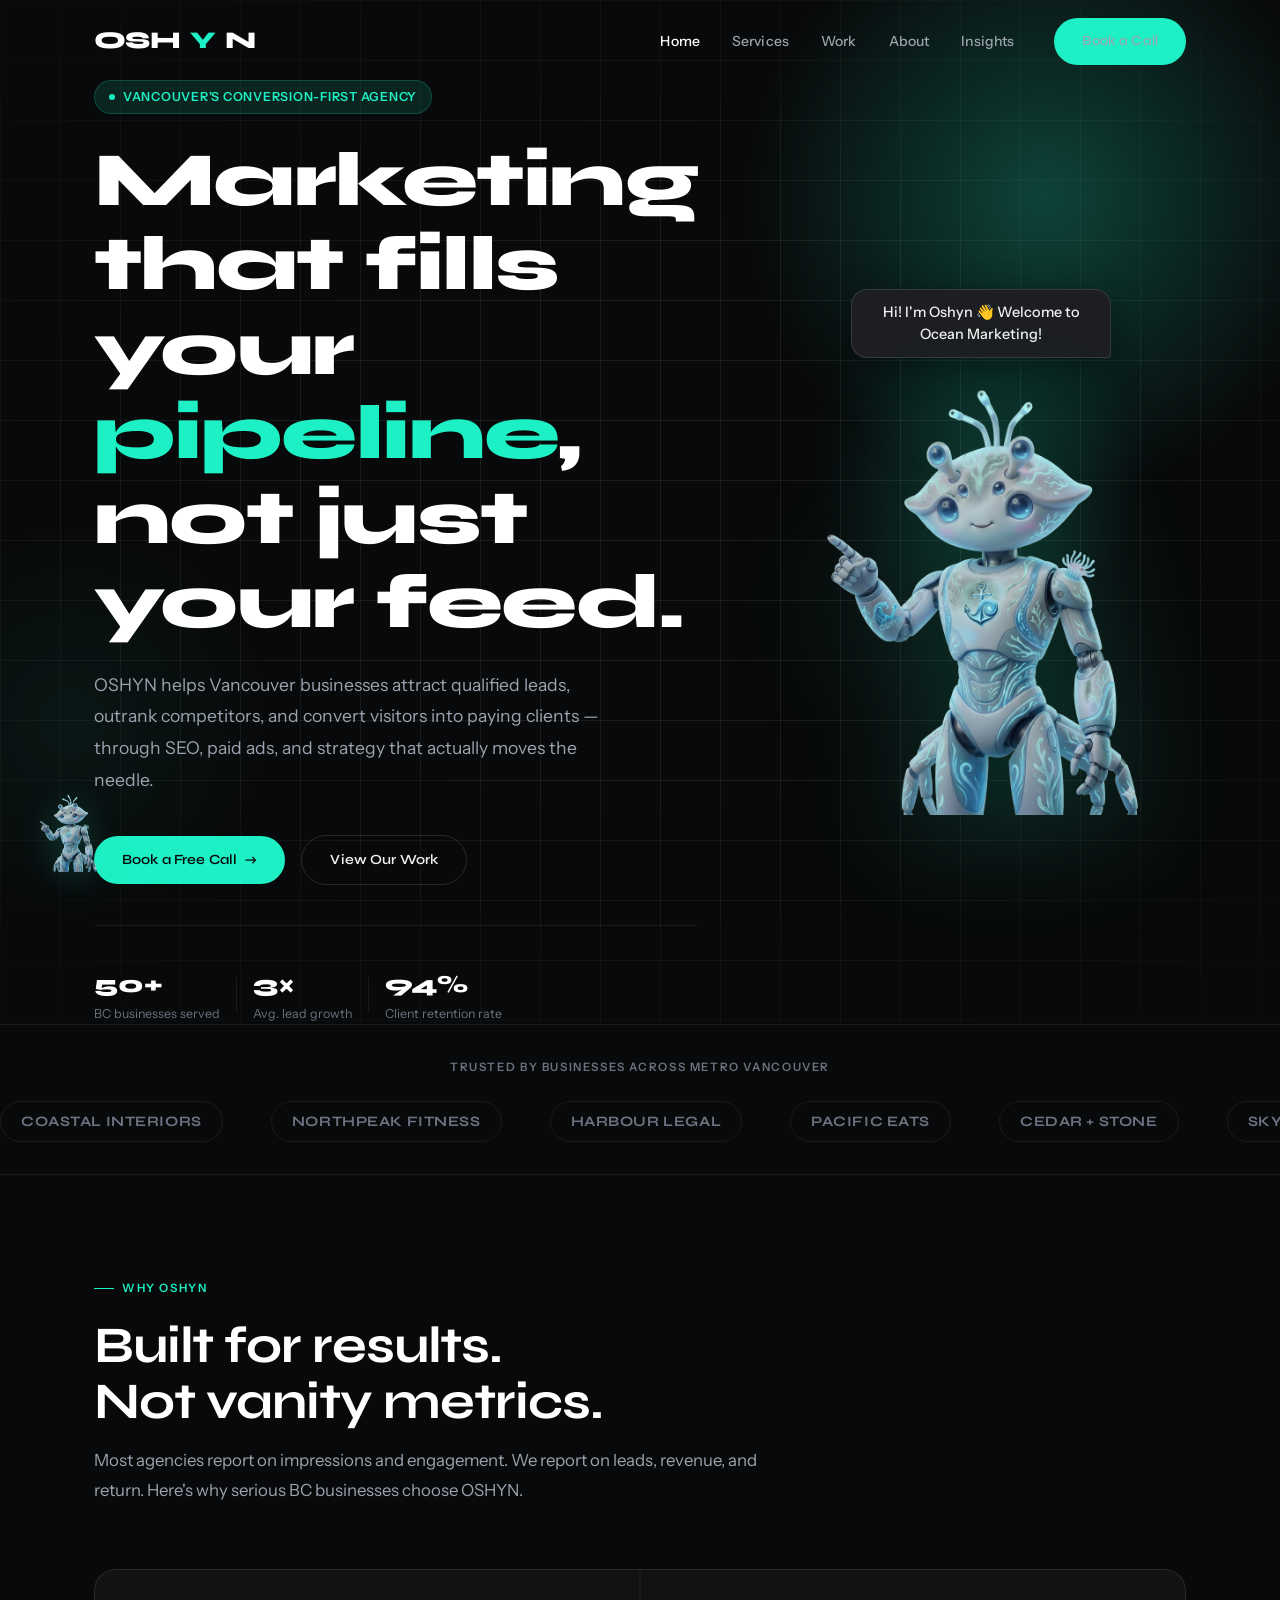
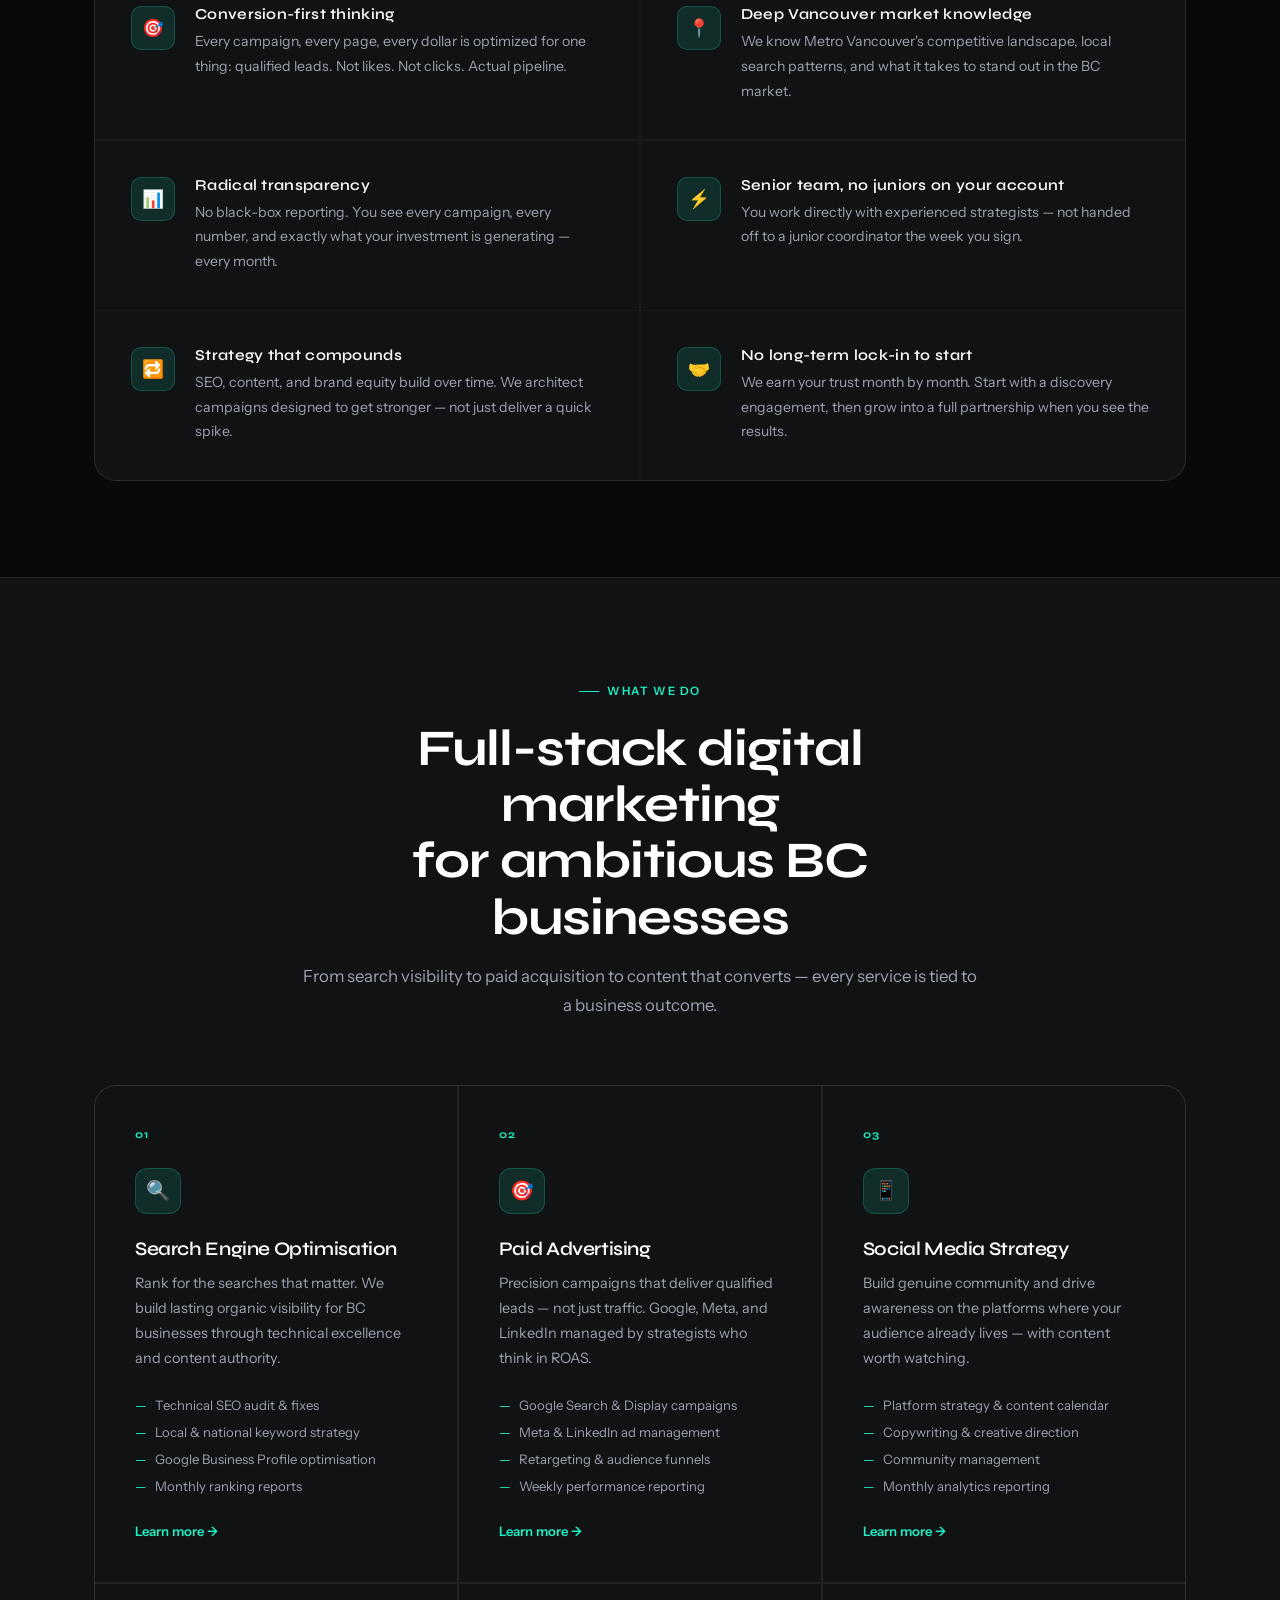
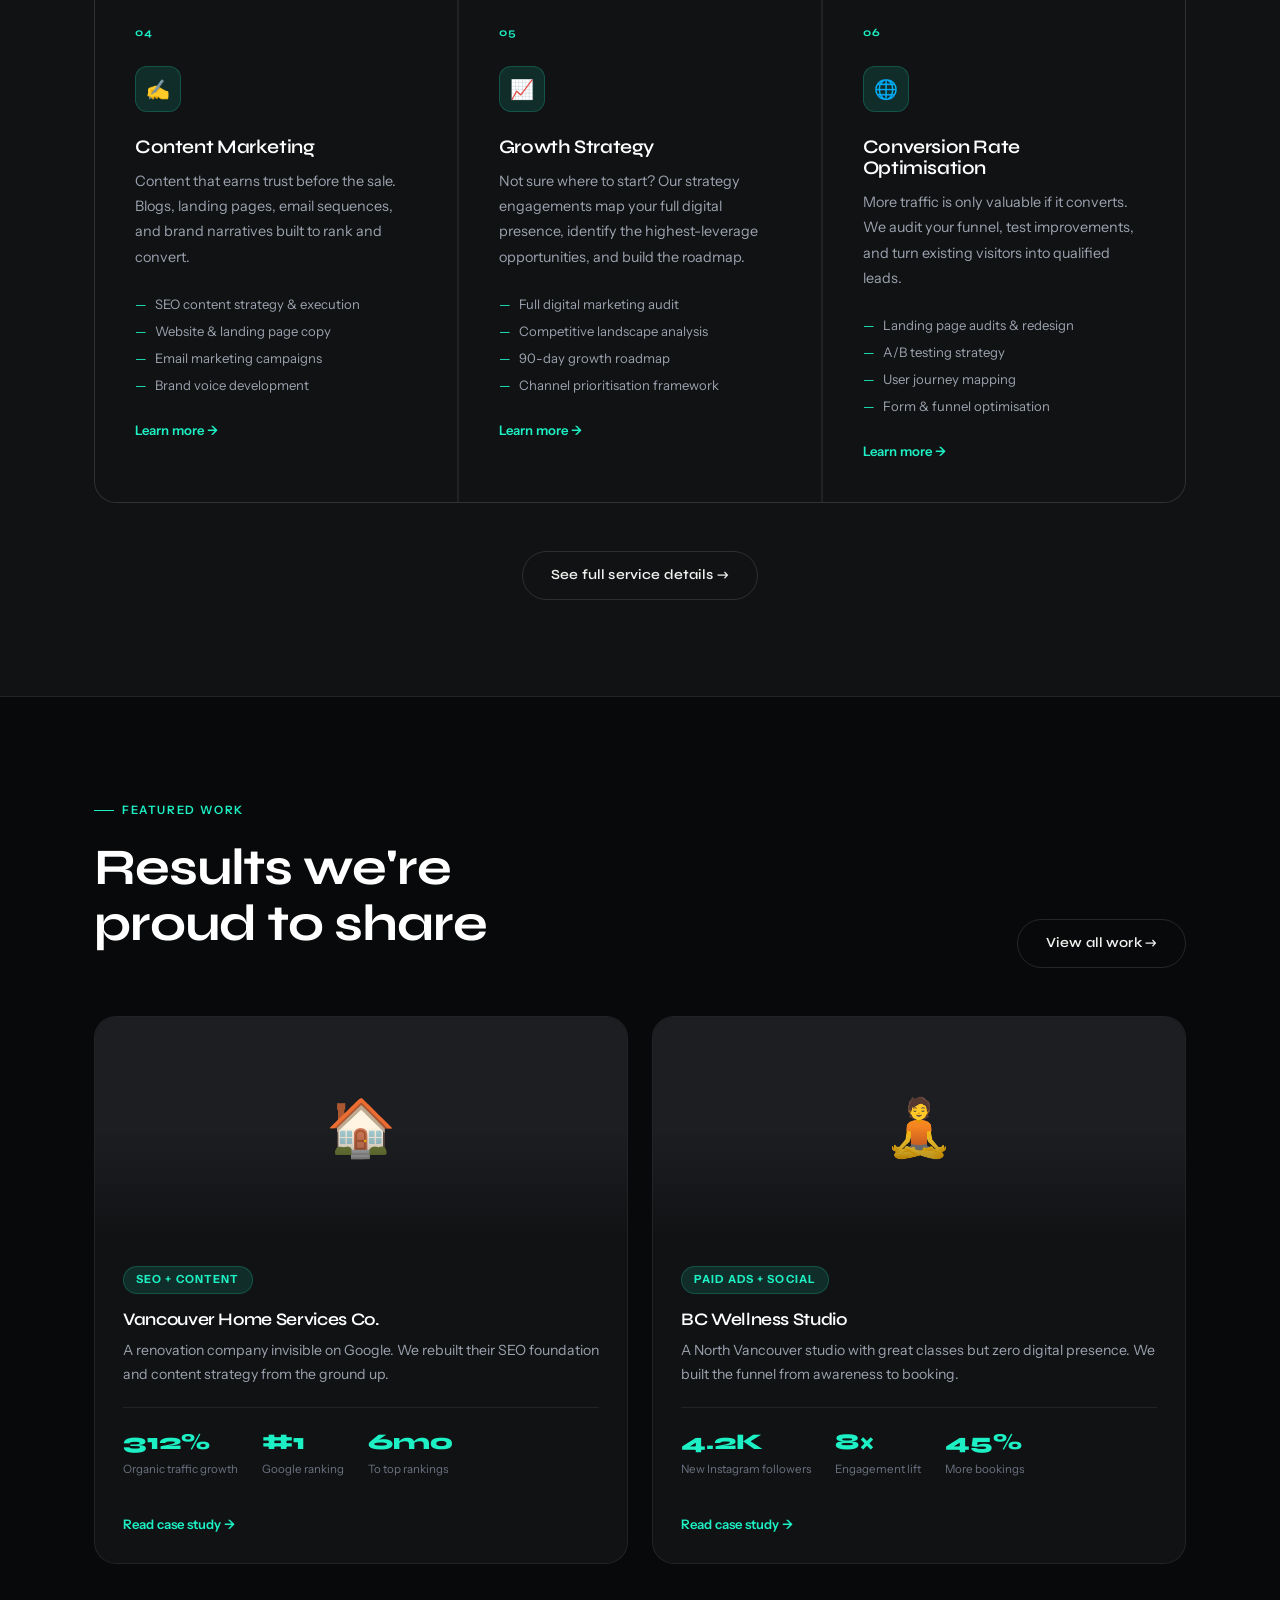
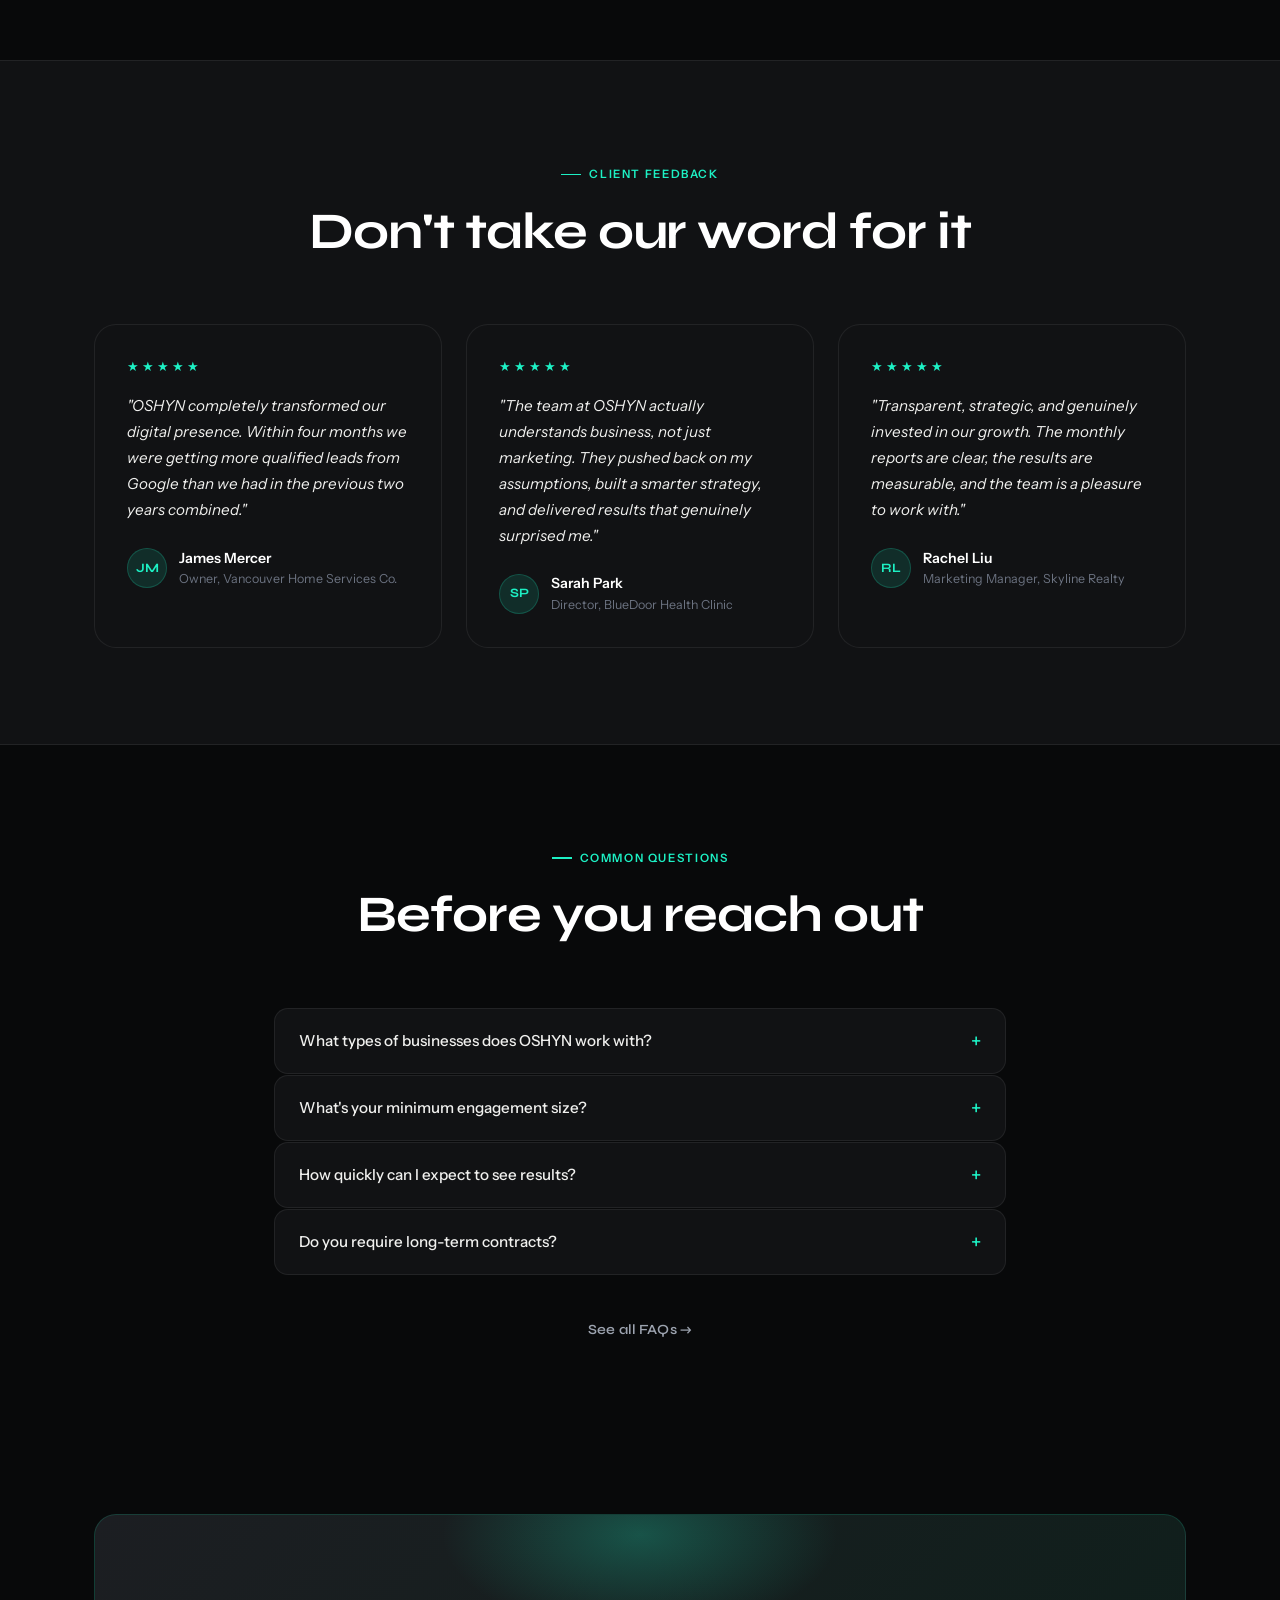
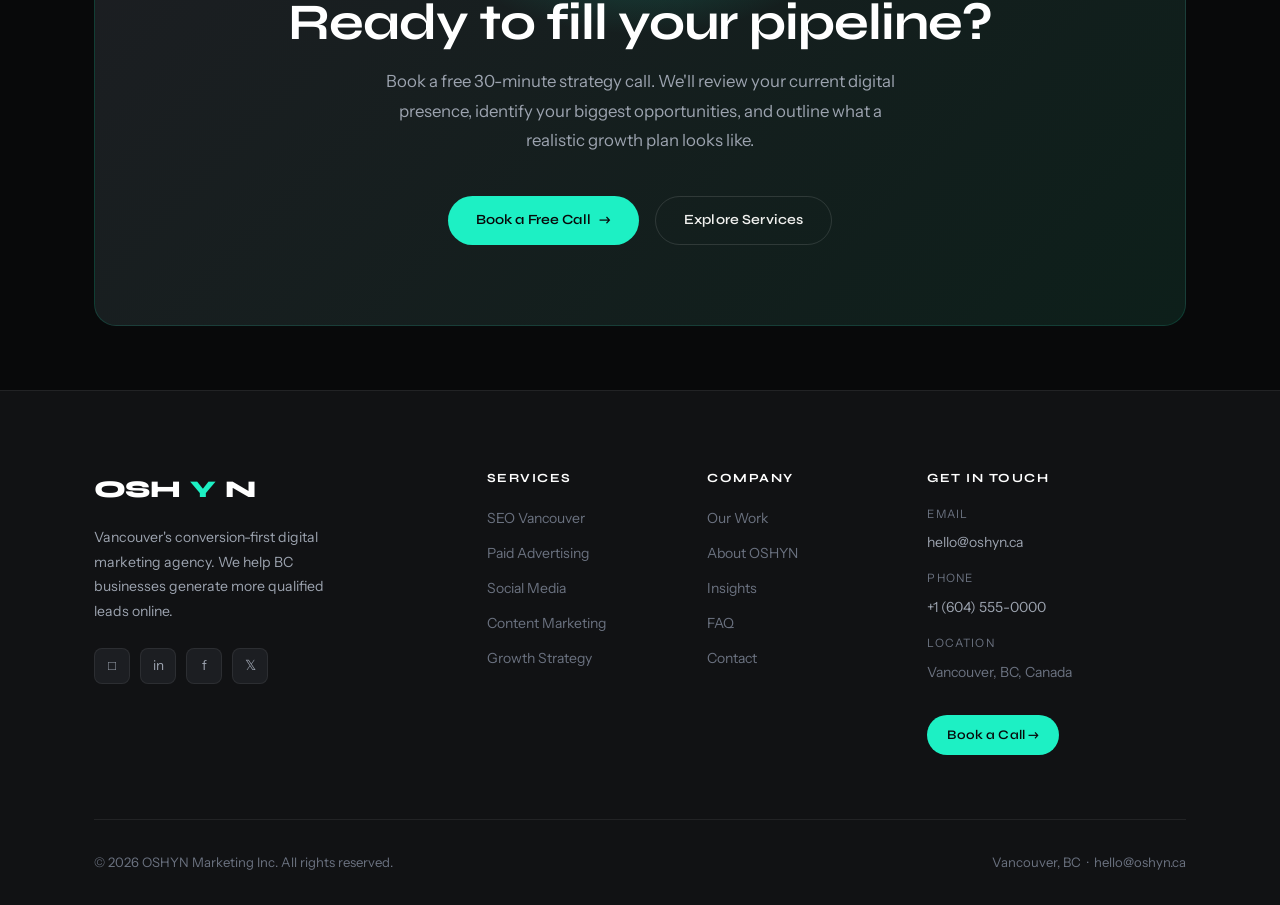
<file: oshyn-v2/index.html>
<!DOCTYPE html>
<html lang="en">
<head>
  <meta charset="UTF-8">
  <meta name="viewport" content="width=device-width, initial-scale=1.0">
  <title>OSHYN — Digital Marketing Agency Vancouver BC | SEO, Paid Ads & Growth</title>
  <meta name="description" content="OSHYN is Vancouver's premium digital marketing agency. We help BC businesses generate more qualified leads through SEO, paid advertising, social media, and conversion-focused content. Book a free strategy call.">
  <link rel="canonical" href="https://oshyn.netlify.app/">
  <script type="application/ld+json">
  {
    "@context": "https://schema.org",
    "@type": "MarketingAgency",
    "name": "OSHYN",
    "description": "Premium digital marketing agency in Vancouver, BC specializing in SEO, paid advertising, social media, and content strategy for BC businesses.",
    "url": "https://oshyn.netlify.app",
    "logo": "https://oshyn.netlify.app/assets/oshyn.png",
    "address": { "@type": "PostalAddress", "addressLocality": "Vancouver", "addressRegion": "BC", "addressCountry": "CA" },
    "areaServed": { "@type": "City", "name": "Vancouver" },
    "serviceType": ["SEO", "Paid Advertising", "Social Media Marketing", "Content Marketing", "Marketing Strategy"]
  }
  </script>
  <link rel="preconnect" href="https://fonts.googleapis.com">
  <link href="https://fonts.googleapis.com/css2?family=Syne:wght@400;500;600;700;800&family=Instrument+Sans:ital,wght@0,400;0,500;1,400&display=swap" rel="stylesheet">
  <link rel="stylesheet" href="css/style.css">
</head>
<body>

<!-- ============================================
     NAVBAR
     ============================================ -->
<nav id="navbar">
  <div class="nav-inner">
    <a href="index.html" class="nav-logo">OSH<span class="nav-logo-dot">Y</span>N</a>
    <ul class="nav-links">
      <li><a href="index.html" class="active">Home</a></li>
      <li><a href="pages/services.html">Services</a></li>
      <li><a href="pages/work.html">Work</a></li>
      <li><a href="pages/about.html">About</a></li>
      <li><a href="pages/blog.html">Insights</a></li>
      <li><a href="pages/contact.html" class="nav-cta btn btn-primary">Book a Call</a></li>
    </ul>
    <button class="nav-toggle" onclick="toggleMenu()" aria-label="Menu">&#9776;</button>
  </div>
</nav>
<div class="mobile-menu" id="mobileMenu">
  <a href="index.html">Home</a>
  <a href="pages/services.html">Services</a>
  <a href="pages/work.html">Work</a>
  <a href="pages/about.html">About</a>
  <a href="pages/blog.html">Insights</a>
  <a href="pages/faq.html">FAQ</a>
  <a href="pages/contact.html" class="btn btn-primary">Book a Call →</a>
</div>

<!-- ============================================
     HERO
     ============================================ -->
<header class="hero">
  <div class="hero-grid-bg"></div>
  <div class="hero-glow"></div>
  <div class="hero-glow-2"></div>
  <div class="hero-inner">
    <div class="hero-text">
      <div class="hero-badge">
        <span class="hero-badge-dot"></span>
        <!-- EDIT: your positioning statement -->
        Vancouver's conversion-first agency
      </div>
      <!-- EDIT: your main headline -->
      <h1 class="hero-title">
        Marketing that fills<br>your <em>pipeline</em>,<br>not just your feed.
      </h1>
      <!-- EDIT: your subheadline -->
      <p class="hero-sub">
        OSHYN helps Vancouver businesses attract qualified leads, outrank competitors, and convert visitors into paying clients — through SEO, paid ads, and strategy that actually moves the needle.
      </p>
      <div class="hero-actions">
        <a href="pages/contact.html" class="btn btn-primary btn-arrow">Book a Free Call </a>
        <a href="pages/work.html" class="btn btn-outline">View Our Work</a>
      </div>
      <!-- EDIT: your proof stats -->
      <div class="hero-proof">
        <div class="hero-proof-stat">
          <div class="n">50+</div>
          <div class="l">BC businesses served</div>
        </div>
        <div class="hero-proof-divider"></div>
        <div class="hero-proof-stat">
          <div class="n">3×</div>
          <div class="l">Avg. lead growth</div>
        </div>
        <div class="hero-proof-divider"></div>
        <div class="hero-proof-stat">
          <div class="n">94%</div>
          <div class="l">Client retention rate</div>
        </div>
      </div>
    </div>

    <!-- Oshyn hero mascot -->
    <div class="hero-mascot-col">
      <div class="hero-mascot-aura"></div>
      <div class="hero-mascot-bubble" id="heroBubble">
        Hi! I'm Oshyn 👋 Welcome to Ocean Marketing!
      </div>
      <img id="heroOshyn" src="assets/oshyn.png" alt="Oshyn — OSHYN Marketing mascot" class="hero-mascot-img" draggable="false">
    </div>
  </div>
</header>

<!-- ============================================
     CLIENTS TICKER
     ============================================ -->
<div class="clients-bar">
  <div class="container">
    <p class="clients-label">Trusted by businesses across Metro Vancouver</p>
  </div>
  <!-- EDIT: replace with your real clients / industries served -->
  <div class="clients-track">
    <div class="client-pill">Coastal Interiors</div>
    <div class="client-pill">NorthPeak Fitness</div>
    <div class="client-pill">Harbour Legal</div>
    <div class="client-pill">Pacific Eats</div>
    <div class="client-pill">Cedar + Stone</div>
    <div class="client-pill">Skyline Realty</div>
    <div class="client-pill">BlueDoor Health</div>
    <div class="client-pill">Tidewater Tech</div>
    <!-- Duplicate for seamless loop -->
    <div class="client-pill">Coastal Interiors</div>
    <div class="client-pill">NorthPeak Fitness</div>
    <div class="client-pill">Harbour Legal</div>
    <div class="client-pill">Pacific Eats</div>
    <div class="client-pill">Cedar + Stone</div>
    <div class="client-pill">Skyline Realty</div>
    <div class="client-pill">BlueDoor Health</div>
    <div class="client-pill">Tidewater Tech</div>
  </div>
</div>

<!-- ============================================
     WHY OSHYN
     ============================================ -->
<section class="section">
  <div class="container">
    <div class="section-header reveal">
      <span class="eyebrow">Why OSHYN</span>
      <h2 class="text-white">Built for results.<br>Not vanity metrics.</h2>
      <p>Most agencies report on impressions and engagement. We report on leads, revenue, and return. Here's why serious BC businesses choose OSHYN.</p>
    </div>
    <!-- EDIT: your key advantages -->
    <div class="why-grid">
      <div class="why-item reveal reveal-delay-1">
        <div class="why-icon">🎯</div>
        <div class="why-text">
          <h4>Conversion-first thinking</h4>
          <p>Every campaign, every page, every dollar is optimized for one thing: qualified leads. Not likes. Not clicks. Actual pipeline.</p>
        </div>
      </div>
      <div class="why-item reveal reveal-delay-2">
        <div class="why-icon">📍</div>
        <div class="why-text">
          <h4>Deep Vancouver market knowledge</h4>
          <p>We know Metro Vancouver's competitive landscape, local search patterns, and what it takes to stand out in the BC market.</p>
        </div>
      </div>
      <div class="why-item reveal reveal-delay-3">
        <div class="why-icon">📊</div>
        <div class="why-text">
          <h4>Radical transparency</h4>
          <p>No black-box reporting. You see every campaign, every number, and exactly what your investment is generating — every month.</p>
        </div>
      </div>
      <div class="why-item reveal reveal-delay-4">
        <div class="why-icon">⚡</div>
        <div class="why-text">
          <h4>Senior team, no juniors on your account</h4>
          <p>You work directly with experienced strategists — not handed off to a junior coordinator the week you sign.</p>
        </div>
      </div>
      <div class="why-item reveal">
        <div class="why-icon">🔁</div>
        <div class="why-text">
          <h4>Strategy that compounds</h4>
          <p>SEO, content, and brand equity build over time. We architect campaigns designed to get stronger — not just deliver a quick spike.</p>
        </div>
      </div>
      <div class="why-item reveal reveal-delay-1">
        <div class="why-icon">🤝</div>
        <div class="why-text">
          <h4>No long-term lock-in to start</h4>
          <p>We earn your trust month by month. Start with a discovery engagement, then grow into a full partnership when you see the results.</p>
        </div>
      </div>
    </div>
  </div>
</section>

<!-- ============================================
     SERVICES PREVIEW
     ============================================ -->
<section class="section" style="background: var(--ink-soft); border-top: 1px solid var(--border); border-bottom: 1px solid var(--border);">
  <div class="container">
    <div class="section-header center reveal">
      <span class="eyebrow">What we do</span>
      <h2 class="text-white">Full-stack digital marketing<br>for ambitious BC businesses</h2>
      <p>From search visibility to paid acquisition to content that converts — every service is tied to a business outcome.</p>
    </div>
    <!-- EDIT: your services -->
    <div class="services-grid">
      <div class="service-card reveal reveal-delay-1">
        <span class="service-num">01</span>
        <div class="service-icon">🔍</div>
        <h3>Search Engine Optimisation</h3>
        <p>Rank for the searches that matter. We build lasting organic visibility for BC businesses through technical excellence and content authority.</p>
        <ul class="service-deliverables">
          <li>Technical SEO audit & fixes</li>
          <li>Local & national keyword strategy</li>
          <li>Google Business Profile optimisation</li>
          <li>Monthly ranking reports</li>
        </ul>
        <a href="pages/services.html#seo" class="service-link">Learn more →</a>
      </div>
      <div class="service-card reveal reveal-delay-2">
        <span class="service-num">02</span>
        <div class="service-icon">🎯</div>
        <h3>Paid Advertising</h3>
        <p>Precision campaigns that deliver qualified leads — not just traffic. Google, Meta, and LinkedIn managed by strategists who think in ROAS.</p>
        <ul class="service-deliverables">
          <li>Google Search & Display campaigns</li>
          <li>Meta & LinkedIn ad management</li>
          <li>Retargeting & audience funnels</li>
          <li>Weekly performance reporting</li>
        </ul>
        <a href="pages/services.html#ads" class="service-link">Learn more →</a>
      </div>
      <div class="service-card reveal reveal-delay-3">
        <span class="service-num">03</span>
        <div class="service-icon">📱</div>
        <h3>Social Media Strategy</h3>
        <p>Build genuine community and drive awareness on the platforms where your audience already lives — with content worth watching.</p>
        <ul class="service-deliverables">
          <li>Platform strategy & content calendar</li>
          <li>Copywriting & creative direction</li>
          <li>Community management</li>
          <li>Monthly analytics reporting</li>
        </ul>
        <a href="pages/services.html#social" class="service-link">Learn more →</a>
      </div>
      <div class="service-card reveal">
        <span class="service-num">04</span>
        <div class="service-icon">✍️</div>
        <h3>Content Marketing</h3>
        <p>Content that earns trust before the sale. Blogs, landing pages, email sequences, and brand narratives built to rank and convert.</p>
        <ul class="service-deliverables">
          <li>SEO content strategy & execution</li>
          <li>Website & landing page copy</li>
          <li>Email marketing campaigns</li>
          <li>Brand voice development</li>
        </ul>
        <a href="pages/services.html#content" class="service-link">Learn more →</a>
      </div>
      <div class="service-card reveal reveal-delay-1">
        <span class="service-num">05</span>
        <div class="service-icon">📈</div>
        <h3>Growth Strategy</h3>
        <p>Not sure where to start? Our strategy engagements map your full digital presence, identify the highest-leverage opportunities, and build the roadmap.</p>
        <ul class="service-deliverables">
          <li>Full digital marketing audit</li>
          <li>Competitive landscape analysis</li>
          <li>90-day growth roadmap</li>
          <li>Channel prioritisation framework</li>
        </ul>
        <a href="pages/services.html#strategy" class="service-link">Learn more →</a>
      </div>
      <div class="service-card reveal reveal-delay-2">
        <span class="service-num">06</span>
        <div class="service-icon">🌐</div>
        <h3>Conversion Rate Optimisation</h3>
        <p>More traffic is only valuable if it converts. We audit your funnel, test improvements, and turn existing visitors into qualified leads.</p>
        <ul class="service-deliverables">
          <li>Landing page audits & redesign</li>
          <li>A/B testing strategy</li>
          <li>User journey mapping</li>
          <li>Form & funnel optimisation</li>
        </ul>
        <a href="pages/services.html#cro" class="service-link">Learn more →</a>
      </div>
    </div>
    <div style="text-align:center; margin-top:3rem;">
      <a href="pages/services.html" class="btn btn-outline reveal">See full service details →</a>
    </div>
  </div>
</section>

<!-- ============================================
     FEATURED WORK
     ============================================ -->
<section class="section">
  <div class="container">
    <div style="display:flex; align-items:flex-end; justify-content:space-between; margin-bottom:3rem; flex-wrap:wrap; gap:1rem;">
      <div class="section-header reveal" style="margin-bottom:0;">
        <span class="eyebrow">Featured work</span>
        <h2 class="text-white">Results we're<br>proud to share</h2>
      </div>
      <a href="pages/work.html" class="btn btn-outline reveal">View all work →</a>
    </div>
    <!-- EDIT: replace with real case studies -->
    <div class="case-grid">
      <div class="case-card reveal reveal-delay-1">
        <div class="case-card-thumb">🏠</div>
        <div class="case-card-body">
          <span class="case-tag">SEO + Content</span>
          <h3>Vancouver Home Services Co.</h3>
          <p>A renovation company invisible on Google. We rebuilt their SEO foundation and content strategy from the ground up.</p>
          <div class="case-metrics">
            <div class="case-metric"><div class="n">312%</div><div class="l">Organic traffic growth</div></div>
            <div class="case-metric"><div class="n">#1</div><div class="l">Google ranking</div></div>
            <div class="case-metric"><div class="n">6mo</div><div class="l">To top rankings</div></div>
          </div>
          <a href="pages/work.html" class="service-link">Read case study →</a>
        </div>
      </div>
      <div class="case-card reveal reveal-delay-2">
        <div class="case-card-thumb">🧘</div>
        <div class="case-card-body">
          <span class="case-tag">Paid Ads + Social</span>
          <h3>BC Wellness Studio</h3>
          <p>A North Vancouver studio with great classes but zero digital presence. We built the funnel from awareness to booking.</p>
          <div class="case-metrics">
            <div class="case-metric"><div class="n">4.2K</div><div class="l">New Instagram followers</div></div>
            <div class="case-metric"><div class="n">8×</div><div class="l">Engagement lift</div></div>
            <div class="case-metric"><div class="n">45%</div><div class="l">More bookings</div></div>
          </div>
          <a href="pages/work.html" class="service-link">Read case study →</a>
        </div>
      </div>
    </div>
  </div>
</section>

<!-- ============================================
     TESTIMONIALS
     ============================================ -->
<section class="section" style="background: var(--ink-soft); border-top: 1px solid var(--border); border-bottom: 1px solid var(--border);">
  <div class="container">
    <div class="section-header center reveal">
      <span class="eyebrow">Client feedback</span>
      <h2 class="text-white">Don't take our word for it</h2>
    </div>
    <!-- EDIT: replace with real testimonials -->
    <div class="testimonials-grid">
      <div class="testi-card reveal reveal-delay-1">
        <div class="testi-stars">★★★★★</div>
        <p class="testi-quote">"OSHYN completely transformed our digital presence. Within four months we were getting more qualified leads from Google than we had in the previous two years combined."</p>
        <div class="testi-author">
          <div class="testi-avatar">JM</div>
          <div>
            <div class="testi-name">James Mercer</div>
            <div class="testi-role">Owner, Vancouver Home Services Co.</div>
          </div>
        </div>
      </div>
      <div class="testi-card reveal reveal-delay-2">
        <div class="testi-stars">★★★★★</div>
        <p class="testi-quote">"The team at OSHYN actually understands business, not just marketing. They pushed back on my assumptions, built a smarter strategy, and delivered results that genuinely surprised me."</p>
        <div class="testi-author">
          <div class="testi-avatar">SP</div>
          <div>
            <div class="testi-name">Sarah Park</div>
            <div class="testi-role">Director, BlueDoor Health Clinic</div>
          </div>
        </div>
      </div>
      <div class="testi-card reveal reveal-delay-3">
        <div class="testi-stars">★★★★★</div>
        <p class="testi-quote">"Transparent, strategic, and genuinely invested in our growth. The monthly reports are clear, the results are measurable, and the team is a pleasure to work with."</p>
        <div class="testi-author">
          <div class="testi-avatar">RL</div>
          <div>
            <div class="testi-name">Rachel Liu</div>
            <div class="testi-role">Marketing Manager, Skyline Realty</div>
          </div>
        </div>
      </div>
    </div>
  </div>
</section>

<!-- ============================================
     FAQ PREVIEW
     ============================================ -->
<section class="section">
  <div class="container" style="max-width:780px;">
    <div class="section-header center reveal">
      <span class="eyebrow">Common questions</span>
      <h2 class="text-white">Before you reach out</h2>
    </div>
    <div class="faq-list">
      <!-- EDIT: your FAQ answers -->
      <div class="faq-item reveal">
        <button class="faq-question">What types of businesses does OSHYN work with? <span class="faq-icon">+</span></button>
        <div class="faq-answer"><p>We work best with small to mid-size businesses in Metro Vancouver and across BC — typically in professional services, health & wellness, home improvement, retail, and hospitality. If you're generating revenue and want to grow your digital presence, we can likely help.</p></div>
      </div>
      <div class="faq-item reveal reveal-delay-1">
        <button class="faq-question">What's your minimum engagement size? <span class="faq-icon">+</span></button>
        <div class="faq-answer"><p>Our ongoing retainers typically start at $1,500/month depending on the services required. We also offer one-time strategy engagements and audits for businesses not ready for full retainers. We believe in starting with what makes sense for your stage.</p></div>
      </div>
      <div class="faq-item reveal reveal-delay-2">
        <button class="faq-question">How quickly can I expect to see results? <span class="faq-icon">+</span></button>
        <div class="faq-answer"><p>Paid advertising campaigns can generate leads within the first 2–4 weeks. SEO typically shows meaningful traction at 3–6 months. We set honest expectations upfront and track progress with monthly reports from day one.</p></div>
      </div>
      <div class="faq-item reveal reveal-delay-3">
        <button class="faq-question">Do you require long-term contracts? <span class="faq-icon">+</span></button>
        <div class="faq-answer"><p>No. We start with a 3-month minimum to allow strategies to take effect, then move to rolling monthly arrangements. We earn your continued business through results — not legal lock-in.</p></div>
      </div>
    </div>
    <div style="text-align:center; margin-top:2rem;">
      <a href="pages/faq.html" class="btn btn-ghost reveal">See all FAQs →</a>
    </div>
  </div>
</section>

<!-- ============================================
     FINAL CTA
     ============================================ -->
<section class="section-sm">
  <div class="container">
    <div class="cta-band reveal">
      <h2>Ready to fill your pipeline?</h2>
      <p>Book a free 30-minute strategy call. We'll review your current digital presence, identify your biggest opportunities, and outline what a realistic growth plan looks like.</p>
      <div class="cta-band-actions">
        <a href="pages/contact.html" class="btn btn-primary btn-arrow">Book a Free Call </a>
        <a href="pages/services.html" class="btn btn-outline">Explore Services</a>
      </div>
    </div>
  </div>
</section>

<!-- ============================================
     FOOTER
     ============================================ -->
<footer class="footer">
  <div class="container">
    <div class="footer-grid">
      <div class="footer-brand">
        <a href="index.html" class="nav-logo">OSH<span class="nav-logo-dot">Y</span>N</a>
        <!-- EDIT: your footer tagline -->
        <p>Vancouver's conversion-first digital marketing agency. We help BC businesses generate more qualified leads online.</p>
        <div class="footer-social">
          <!-- EDIT: your social links -->
          <a href="#" class="social-btn" aria-label="Instagram">&#x25A1;</a>
          <a href="#" class="social-btn" aria-label="LinkedIn">in</a>
          <a href="#" class="social-btn" aria-label="Facebook">f</a>
          <a href="#" class="social-btn" aria-label="X/Twitter">𝕏</a>
        </div>
      </div>
      <div class="footer-col">
        <h4>Services</h4>
        <ul>
          <li><a href="pages/services.html#seo">SEO Vancouver</a></li>
          <li><a href="pages/services.html#ads">Paid Advertising</a></li>
          <li><a href="pages/services.html#social">Social Media</a></li>
          <li><a href="pages/services.html#content">Content Marketing</a></li>
          <li><a href="pages/services.html#strategy">Growth Strategy</a></li>
        </ul>
      </div>
      <div class="footer-col">
        <h4>Company</h4>
        <ul>
          <li><a href="pages/work.html">Our Work</a></li>
          <li><a href="pages/about.html">About OSHYN</a></li>
          <li><a href="pages/blog.html">Insights</a></li>
          <li><a href="pages/faq.html">FAQ</a></li>
          <li><a href="pages/contact.html">Contact</a></li>
        </ul>
      </div>
      <div class="footer-col">
        <h4>Get in touch</h4>
        <!-- EDIT: your real contact details -->
        <div class="footer-contact-item">
          <span class="label">Email</span>
          <a href="mailto:hello@oshyn.ca">hello@oshyn.ca</a>
        </div>
        <div class="footer-contact-item">
          <span class="label">Phone</span>
          <a href="tel:+16045550000">+1 (604) 555-0000</a>
        </div>
        <div class="footer-contact-item">
          <span class="label">Location</span>
          <span style="font-size:.875rem;color:var(--muted)">Vancouver, BC, Canada</span>
        </div>
        <a href="pages/contact.html" class="btn btn-primary mt-2" style="font-size:.82rem; padding:.6rem 1.25rem;">Book a Call →</a>
      </div>
    </div>
    <div class="footer-bottom">
      <span>&copy; 2026 OSHYN Marketing Inc. All rights reserved.</span>
      <span>Vancouver, BC &nbsp;·&nbsp; <a href="mailto:hello@oshyn.ca" style="color:var(--muted)">hello@oshyn.ca</a></span>
    </div>
  </div>
</footer>

<!-- Sticky mobile CTA -->
<div class="sticky-mobile-cta">
  <a href="pages/contact.html" class="btn btn-primary">Book a Free Call →</a>
  <a href="tel:+16045550000" class="btn btn-outline">Call us</a>
</div>

<script src="js/main.js"></script>
</body>
</html>
</file>
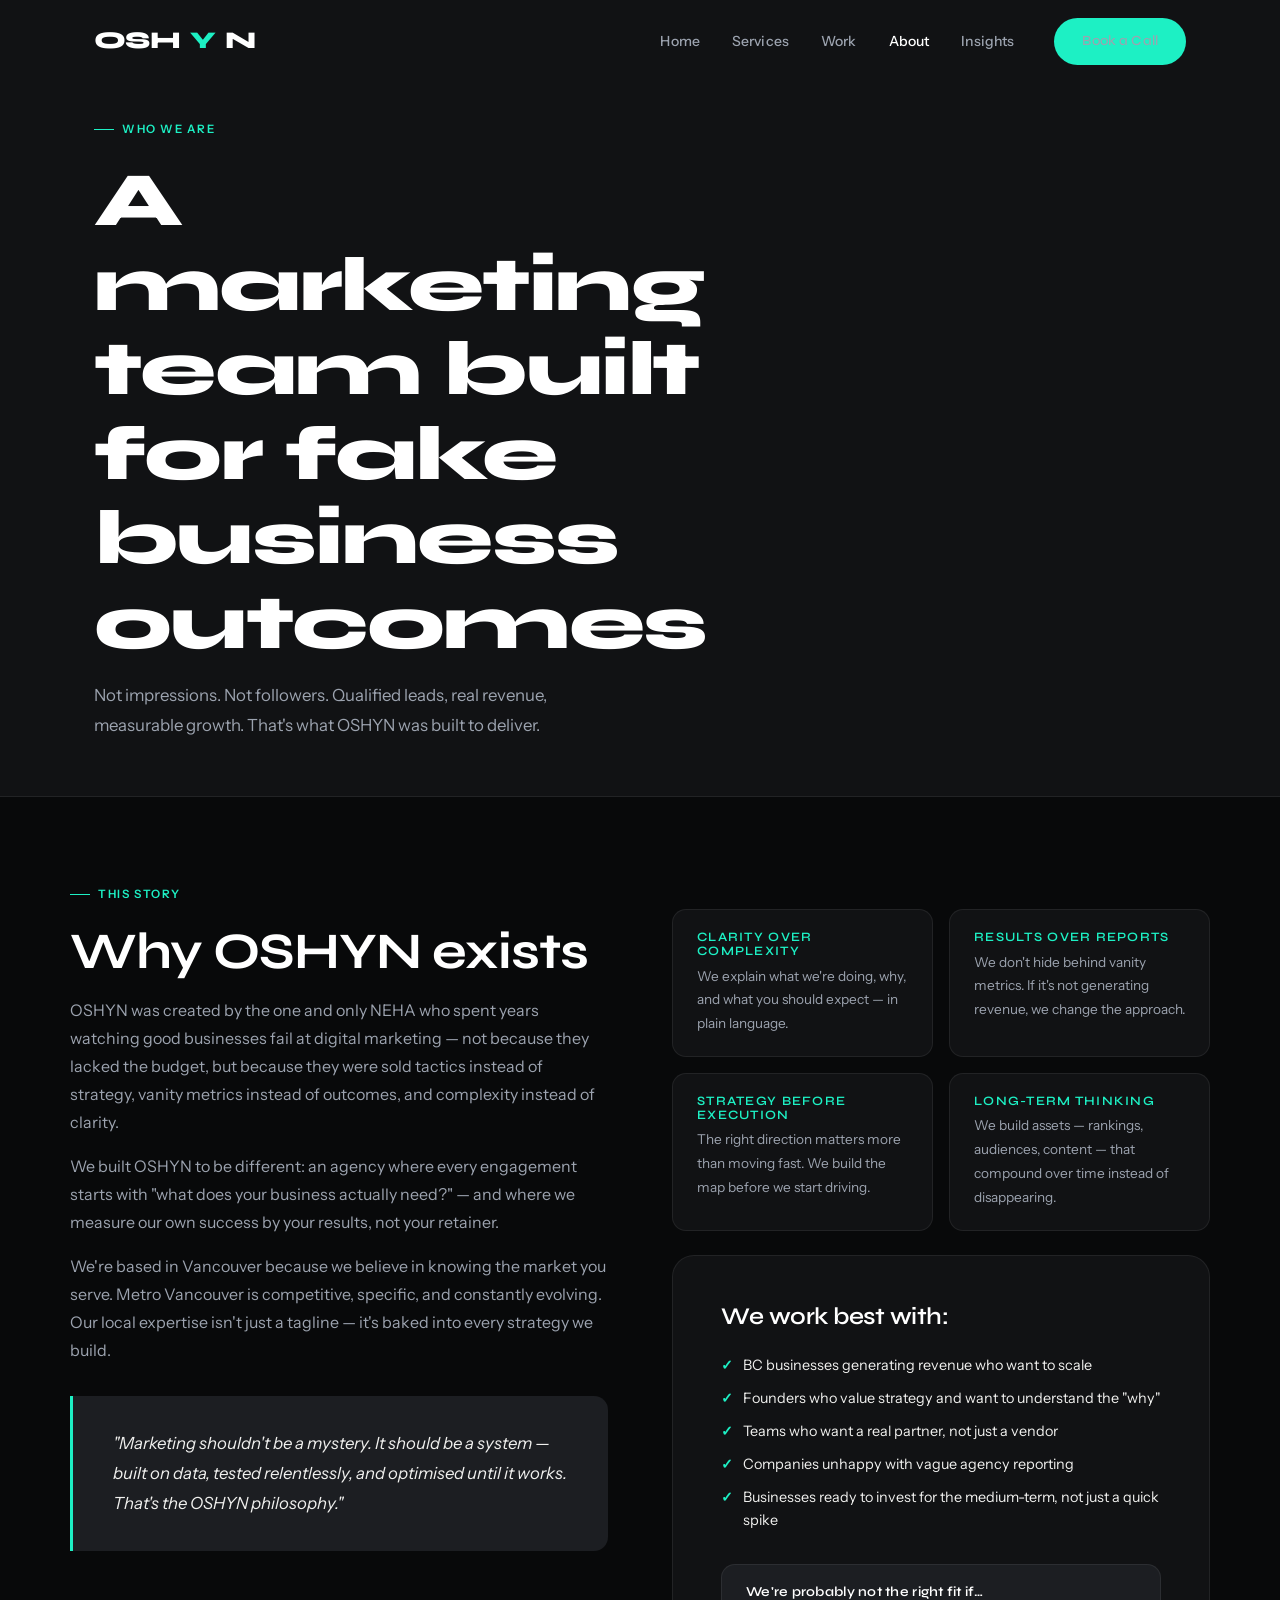
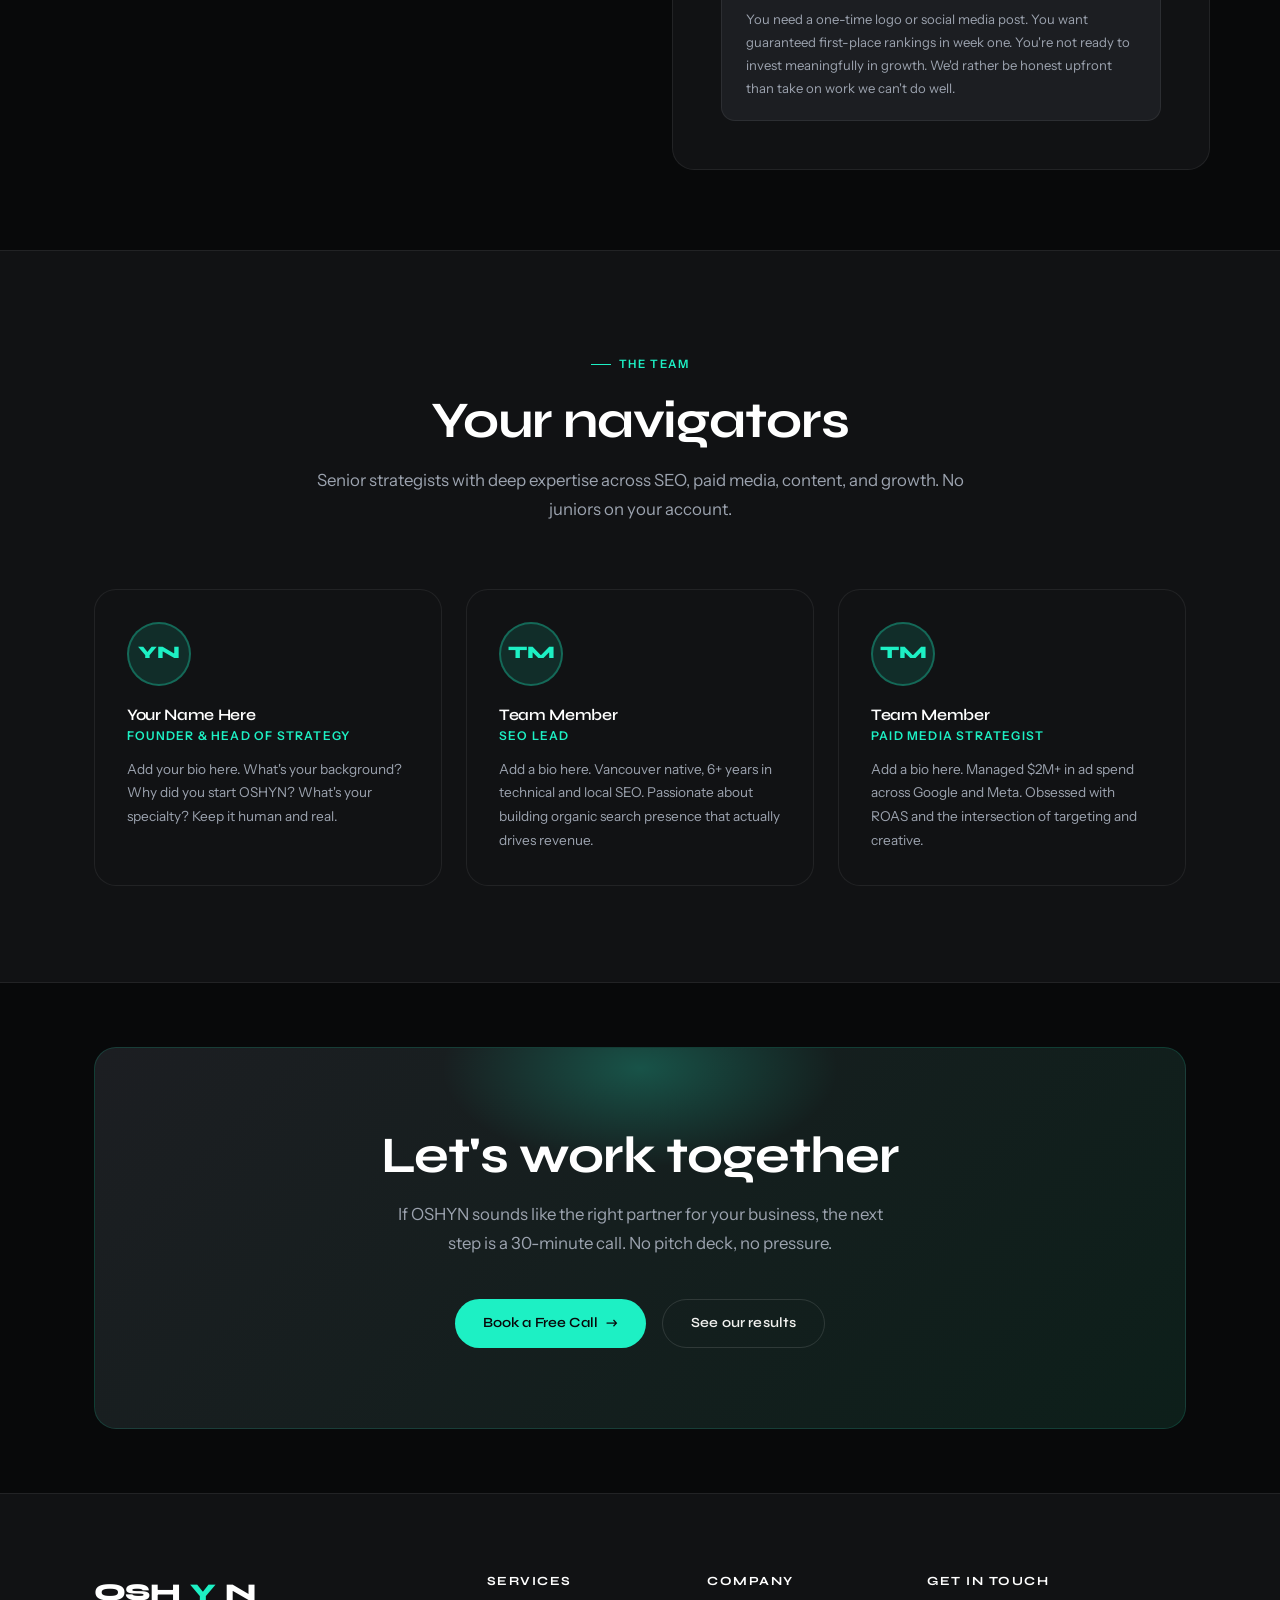
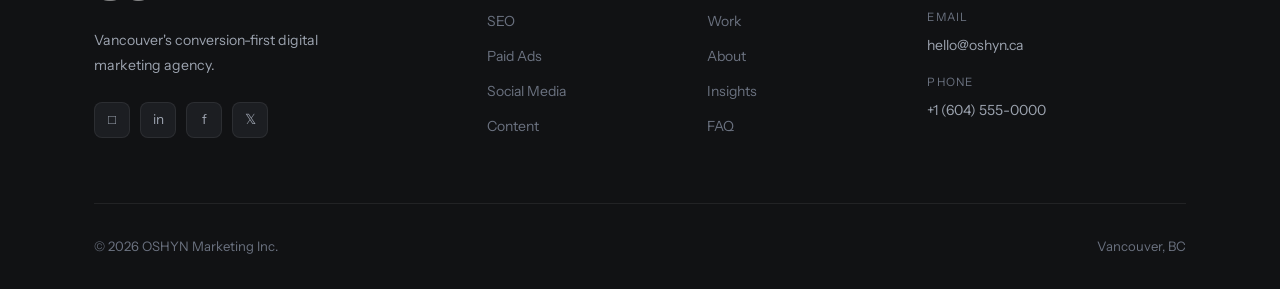
<file: oshyn-v2/pages/about.html>
<!DOCTYPE html>
<html lang="en">
<head>
  <meta charset="UTF-8"><meta name="viewport" content="width=device-width, initial-scale=1.0">
  <title>About OSHYN | Vancouver Digital Marketing Agency</title>
  <meta name="description" content="Learn about OSHYN — Vancouver's conversion-first digital marketing agency. Our mission, values, team, and what makes us different from other BC agencies.">
  <link rel="canonical" href="https://oshyn.netlify.app/pages/about.html">
  <link rel="preconnect" href="https://fonts.googleapis.com">
  <link href="https://fonts.googleapis.com/css2?family=Syne:wght@400;500;600;700;800&family=Instrument+Sans:ital,wght@0,400;0,500;1,400&display=swap" rel="stylesheet">
  <link rel="stylesheet" href="../css/style.css">
  <style>
    .about-intro-grid { display:grid; grid-template-columns:1fr 1fr; gap:4rem; padding:5rem 0; align-items:start; }
    .manifesto { background:var(--ink-mid); border-left:3px solid var(--teal); border-radius:0 var(--radius) var(--radius) 0; padding:2rem 2.5rem; margin:2rem 0; }
    .manifesto p { font-size:1.05rem; color:var(--off-white); font-style:italic; line-height:1.8; }
    .values-grid-about { display:grid; grid-template-columns:repeat(2,1fr); gap:1rem; margin-top:2rem; }
    .value-pill { background:var(--ink-soft); border:1px solid var(--border); border-radius:var(--radius); padding:1.25rem 1.5rem; }
    .value-pill h4 { color:var(--teal); font-size:0.8rem; text-transform:uppercase; letter-spacing:0.1em; margin-bottom:0.4rem; }
    .value-pill p { font-size:0.85rem; }
    .team-grid { display:grid; grid-template-columns:repeat(3,1fr); gap:1.5rem; margin-top:2.5rem; }
    .team-card { background:var(--ink-soft); border:1px solid var(--border); border-radius:var(--radius-lg); padding:2rem; transition:border-color .25s; }
    .team-card:hover { border-color:var(--border-md); }
    .team-avi { width:64px; height:64px; border-radius:50%; background:var(--teal-dim); border:2px solid rgba(29,240,196,0.3); display:flex; align-items:center; justify-content:center; font-family:var(--font-display); font-size:1.1rem; font-weight:800; color:var(--teal); margin-bottom:1.25rem; }
    .team-card h3 { color:var(--white); font-size:1rem; margin-bottom:0.2rem; }
    .team-card .role { font-size:0.75rem; color:var(--teal); font-weight:600; text-transform:uppercase; letter-spacing:0.1em; margin-bottom:0.75rem; }
    .team-card p { font-size:0.85rem; }
    .ideal-clients { background:var(--ink-soft); border:1px solid var(--border); border-radius:var(--radius-lg); padding:3rem; }
    .ideal-clients h3 { color:var(--white); margin-bottom:0.75rem; }
    .ideal-list { display:flex; flex-direction:column; gap:10px; margin-top:1.5rem; }
    .ideal-list li { display:flex; gap:10px; font-size:0.9rem; color:var(--off-white); }
    .ideal-list li::before { content:'✓'; color:var(--teal); font-weight:700; flex-shrink:0; }
    .not-ideal { margin-top:2rem; padding:1.25rem 1.5rem; background:var(--ink-mid); border-radius:var(--radius); border:1px solid var(--border); }
    .not-ideal h4 { color:var(--white); font-size:0.85rem; margin-bottom:0.5rem; }
    .not-ideal p { font-size:0.82rem; }
    @media(max-width:768px){.about-intro-grid,.team-grid{grid-template-columns:1fr;}.values-grid-about{grid-template-columns:1fr;}}
  </style>
</head>
<body>
<nav id="navbar" class="scrolled">
  <div class="nav-inner">
    <a href="../index.html" class="nav-logo">OSH<span class="nav-logo-dot">Y</span>N</a>
    <ul class="nav-links">
      <li><a href="../index.html">Home</a></li><li><a href="services.html">Services</a></li>
      <li><a href="work.html">Work</a></li><li><a href="about.html" class="active">About</a></li>
      <li><a href="blog.html">Insights</a></li>
      <li><a href="contact.html" class="nav-cta btn btn-primary">Book a Call</a></li>
    </ul>
    <button class="nav-toggle" onclick="toggleMenu()">&#9776;</button>
  </div>
</nav>
<div class="mobile-menu" id="mobileMenu">
  <a href="../index.html">Home</a><a href="services.html">Services</a><a href="work.html">Work</a><a href="about.html">About</a><a href="faq.html">FAQ</a>
  <a href="contact.html" class="btn btn-primary">Book a Call →</a>
</div>

<div style="background:var(--ink-soft);border-bottom:1px solid var(--border);padding:7rem 0 3.5rem;">
  <div class="container">
    <span class="eyebrow">Who we are</span>
    <h1 class="text-white" style="max-width:640px; margin-bottom:1rem;">A marketing team built<br>for fake business outcomes</h1>
    <p style="max-width:540px; font-size:1.05rem;">Not impressions. Not followers. Qualified leads, real revenue, measurable growth. That's what OSHYN was built to deliver.</p>
  </div>
</div>

<div class="container about-intro-grid">
  <div>
    <span class="eyebrow">This story</span>
    <h2 class="text-white" style="margin-bottom:1rem;">Why OSHYN exists</h2>
    <!-- EDIT: your actual founding story -->
    <p>OSHYN was created by the one and only NEHA who spent years watching good businesses fail at digital marketing — not because they lacked the budget, but because they were sold tactics instead of strategy, vanity metrics instead of outcomes, and complexity instead of clarity.</p>
    <p style="margin-top:1rem;">We built OSHYN to be different: an agency where every engagement starts with "what does your business actually need?" — and where we measure our own success by your results, not your retainer.</p>
    <p style="margin-top:1rem;">We're based in Vancouver because we believe in knowing the market you serve. Metro Vancouver is competitive, specific, and constantly evolving. Our local expertise isn't just a tagline — it's baked into every strategy we build.</p>
    <div class="manifesto">
      <p>"Marketing shouldn't be a mystery. It should be a system — built on data, tested relentlessly, and optimised until it works. That's the OSHYN philosophy."</p>
    </div>
  </div>
  <div>
    <div class="values-grid-about">
      <div class="value-pill"><h4>Clarity over complexity</h4><p>We explain what we're doing, why, and what you should expect — in plain language.</p></div>
      <div class="value-pill"><h4>Results over reports</h4><p>We don't hide behind vanity metrics. If it's not generating revenue, we change the approach.</p></div>
      <div class="value-pill"><h4>Strategy before execution</h4><p>The right direction matters more than moving fast. We build the map before we start driving.</p></div>
      <div class="value-pill"><h4>Long-term thinking</h4><p>We build assets — rankings, audiences, content — that compound over time instead of disappearing.</p></div>
    </div>
    <div class="ideal-clients" style="margin-top:1.5rem;">
      <h3>We work best with:</h3>
      <ul class="ideal-list">
        <li>BC businesses generating revenue who want to scale</li>
        <li>Founders who value strategy and want to understand the "why"</li>
        <li>Teams who want a real partner, not just a vendor</li>
        <li>Companies unhappy with vague agency reporting</li>
        <li>Businesses ready to invest for the medium-term, not just a quick spike</li>
      </ul>
      <div class="not-ideal">
        <h4>We're probably not the right fit if…</h4>
        <p>You need a one-time logo or social media post. You want guaranteed first-place rankings in week one. You're not ready to invest meaningfully in growth. We'd rather be honest upfront than take on work we can't do well.</p>
      </div>
    </div>
  </div>
</div>

<section class="section" style="background:var(--ink-soft);border-top:1px solid var(--border);border-bottom:1px solid var(--border);">
  <div class="container">
    <div class="section-header center reveal">
      <span class="eyebrow">The team</span>
      <h2 class="text-white">Your navigators</h2>
      <p>Senior strategists with deep expertise across SEO, paid media, content, and growth. No juniors on your account.</p>
    </div>
    <!-- EDIT: replace with real team members -->
    <div class="team-grid">
      <div class="team-card reveal reveal-delay-1">
        <div class="team-avi">YN</div>
        <h3>Your Name Here</h3>
        <div class="role">Founder & Head of Strategy</div>
        <p>Add your bio here. What's your background? Why did you start OSHYN? What's your specialty? Keep it human and real.</p>
      </div>
      <div class="team-card reveal reveal-delay-2">
        <div class="team-avi">TM</div>
        <h3>Team Member</h3>
        <div class="role">SEO Lead</div>
        <p>Add a bio here. Vancouver native, 6+ years in technical and local SEO. Passionate about building organic search presence that actually drives revenue.</p>
      </div>
      <div class="team-card reveal reveal-delay-3">
        <div class="team-avi">TM</div>
        <h3>Team Member</h3>
        <div class="role">Paid Media Strategist</div>
        <p>Add a bio here. Managed $2M+ in ad spend across Google and Meta. Obsessed with ROAS and the intersection of targeting and creative.</p>
      </div>
    </div>
  </div>
</section>

<section class="section-sm">
  <div class="container">
    <div class="cta-band reveal">
      <h2>Let's work together</h2>
      <p>If OSHYN sounds like the right partner for your business, the next step is a 30-minute call. No pitch deck, no pressure.</p>
      <div class="cta-band-actions">
        <a href="contact.html" class="btn btn-primary btn-arrow">Book a Free Call </a>
        <a href="work.html" class="btn btn-outline">See our results</a>
      </div>
    </div>
  </div>
</section>

<footer class="footer">
  <div class="container">
    <div class="footer-grid">
      <div class="footer-brand"><a href="../index.html" class="nav-logo">OSH<span class="nav-logo-dot">Y</span>N</a><p>Vancouver's conversion-first digital marketing agency.</p><div class="footer-social"><a href="#" class="social-btn">&#x25A1;</a><a href="#" class="social-btn">in</a><a href="#" class="social-btn">f</a><a href="#" class="social-btn">𝕏</a></div></div>
      <div class="footer-col"><h4>Services</h4><ul><li><a href="services.html#seo">SEO</a></li><li><a href="services.html#ads">Paid Ads</a></li><li><a href="services.html#social">Social Media</a></li><li><a href="services.html#content">Content</a></li></ul></div>
      <div class="footer-col"><h4>Company</h4><ul><li><a href="work.html">Work</a></li><li><a href="about.html">About</a></li><li><a href="blog.html">Insights</a></li><li><a href="faq.html">FAQ</a></li></ul></div>
      <div class="footer-col"><h4>Get in touch</h4><div class="footer-contact-item"><span class="label">Email</span><a href="mailto:hello@oshyn.ca">hello@oshyn.ca</a></div><div class="footer-contact-item"><span class="label">Phone</span><a href="tel:+16045550000">+1 (604) 555-0000</a></div></div>
    </div>
    <div class="footer-bottom"><span>&copy; 2026 OSHYN Marketing Inc.</span><span>Vancouver, BC</span></div>
  </div>
</footer>
<div class="sticky-mobile-cta"><a href="contact.html" class="btn btn-primary">Book a Free Call →</a><a href="tel:+16045550000" class="btn btn-outline">Call us</a></div>
<script src="../js/main.js"></script>
</body>
</html>
</file>
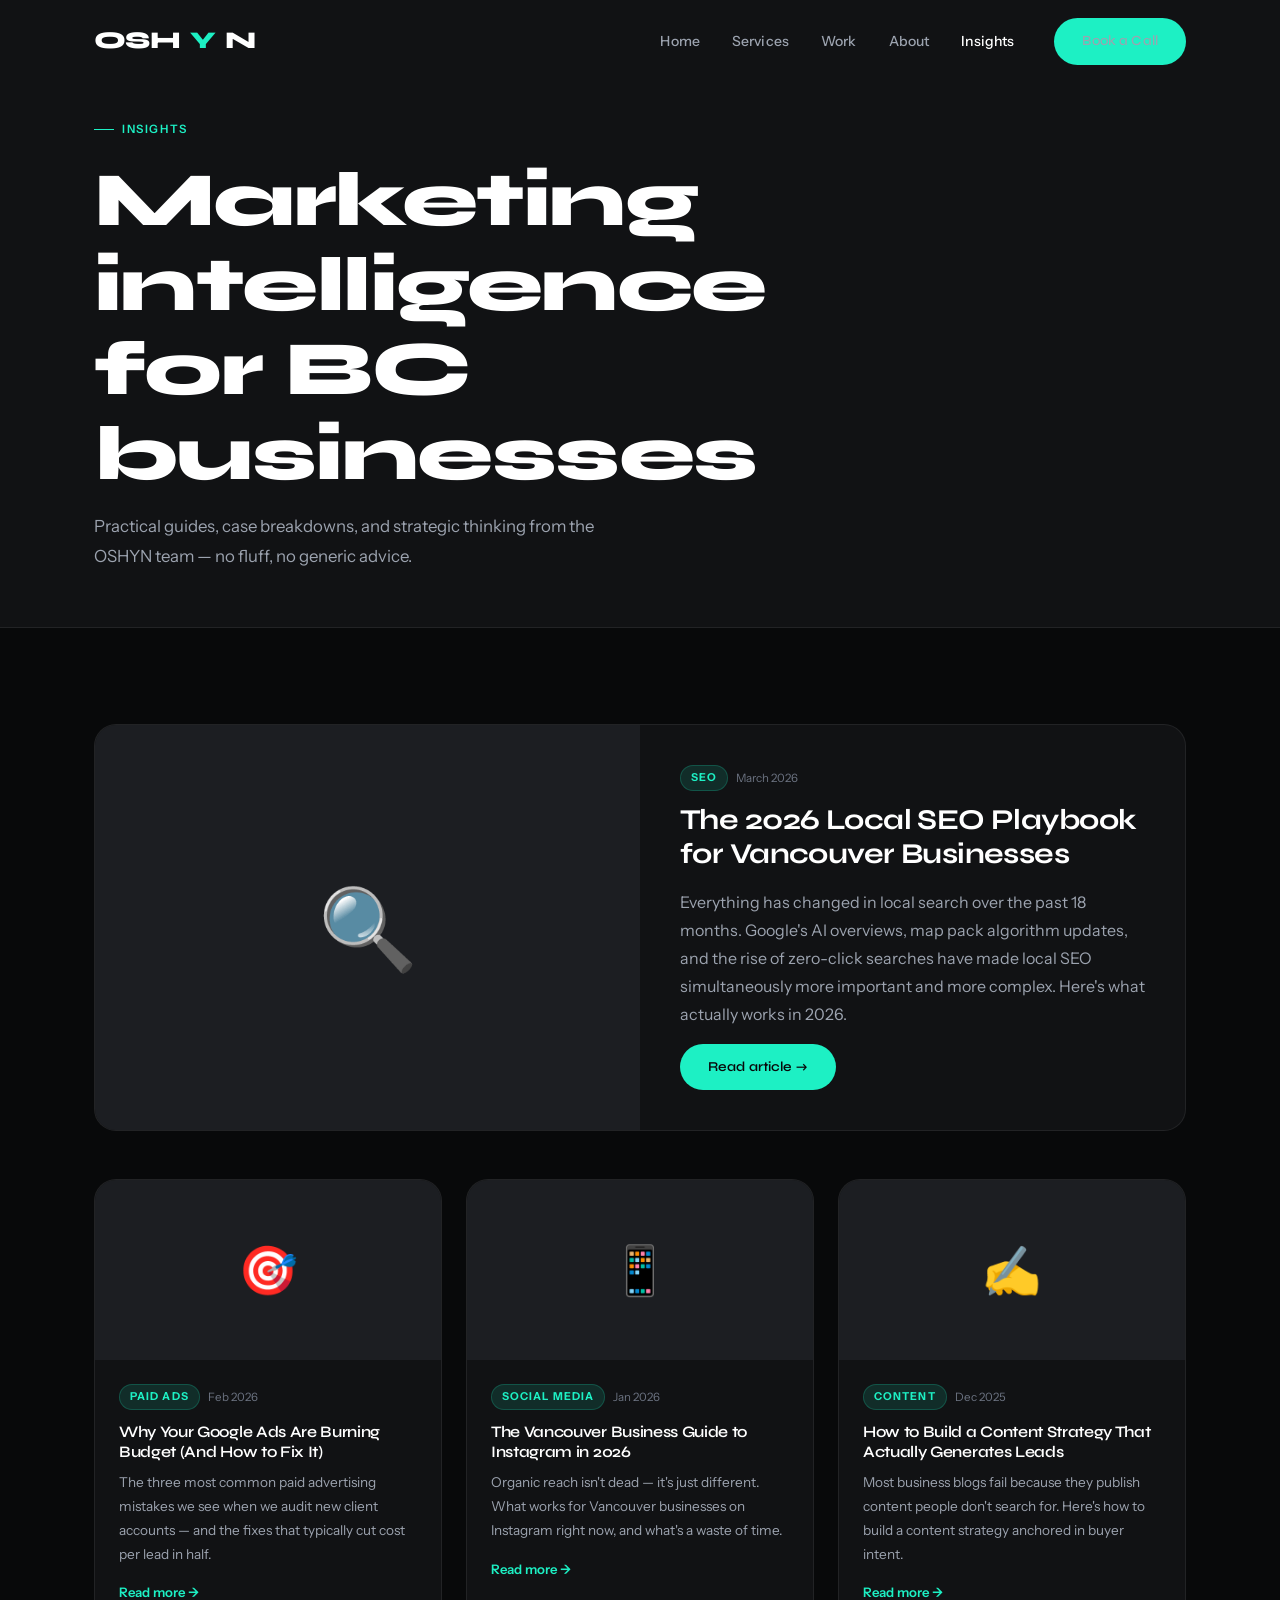
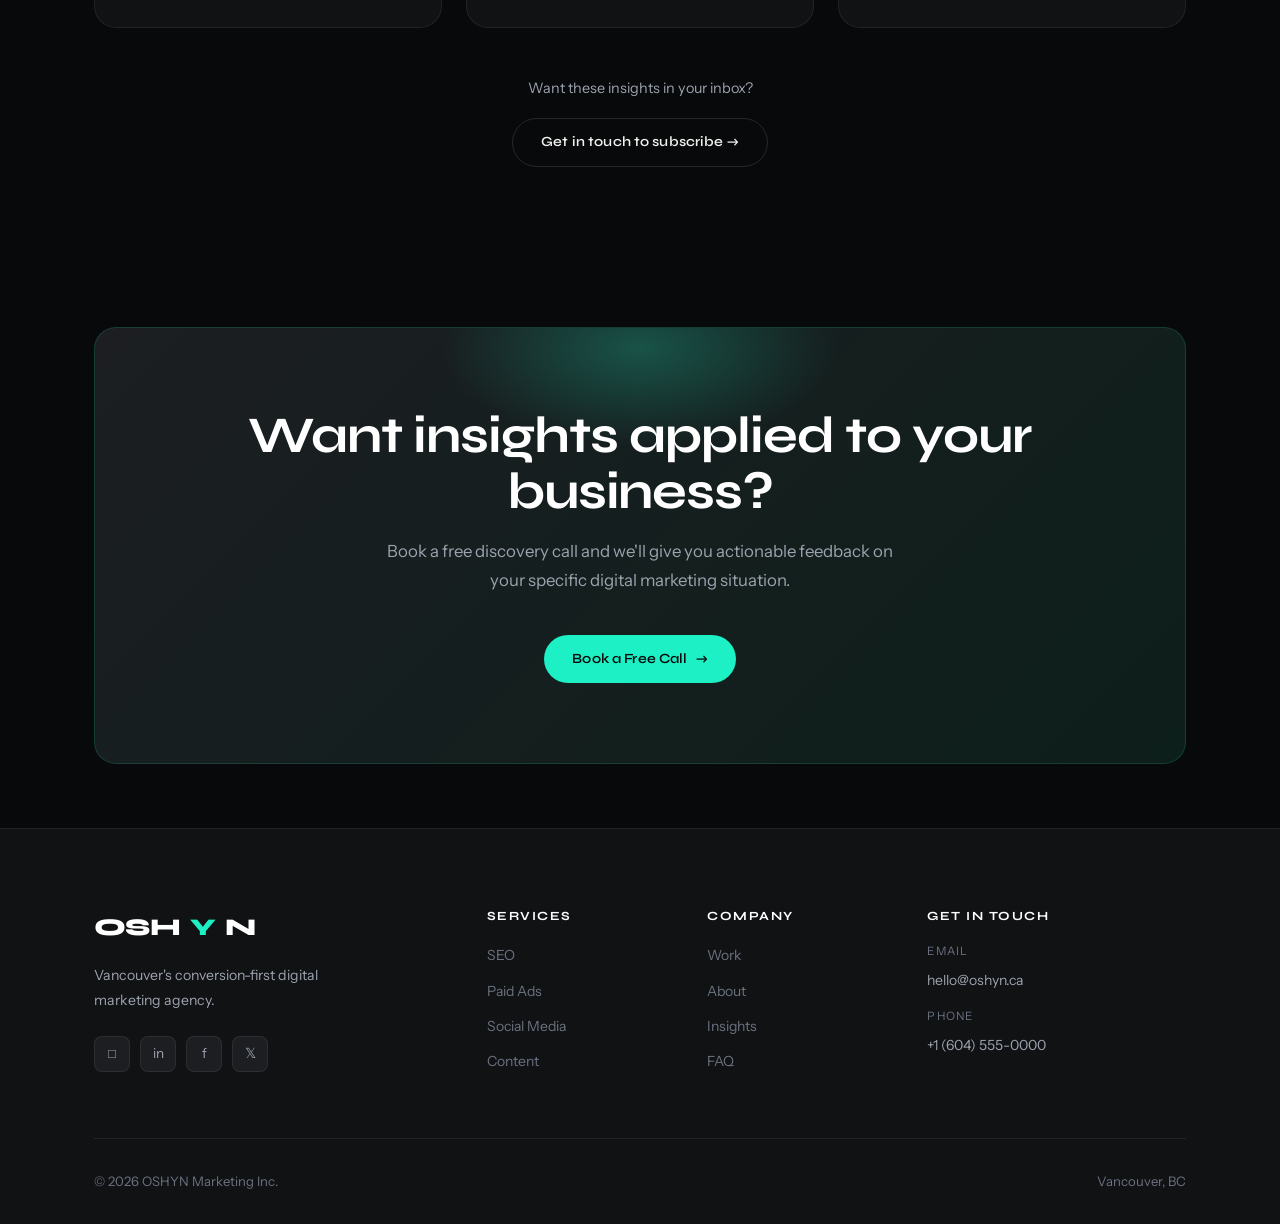
<file: oshyn-v2/pages/blog.html>
<!DOCTYPE html>
<html lang="en">
<head>
  <meta charset="UTF-8"><meta name="viewport" content="width=device-width, initial-scale=1.0">
  <title>Marketing Insights | OSHYN Vancouver Digital Marketing Agency</title>
  <meta name="description" content="Digital marketing insights, SEO tips, and growth strategies for Vancouver BC businesses. From the OSHYN team.">
  <link rel="canonical" href="https://oshyn.netlify.app/pages/blog.html">
  <link rel="preconnect" href="https://fonts.googleapis.com">
  <link href="https://fonts.googleapis.com/css2?family=Syne:wght@400;500;600;700;800&family=Instrument+Sans:ital,wght@0,400;0,500;1,400&display=swap" rel="stylesheet">
  <link rel="stylesheet" href="../css/style.css">
  <style>
    .blog-grid { display:grid; grid-template-columns:repeat(3,1fr); gap:1.5rem; }
    .blog-card { background:var(--ink-soft); border:1px solid var(--border); border-radius:var(--radius-lg); overflow:hidden; transition:border-color .25s, transform .25s; }
    .blog-card:hover { border-color:var(--border-md); transform:translateY(-4px); }
    .blog-thumb { height:180px; background:var(--ink-mid); display:flex; align-items:center; justify-content:center; font-size:3rem; }
    .blog-body { padding:1.5rem; }
    .blog-meta { display:flex; gap:8px; align-items:center; margin-bottom:0.75rem; }
    .blog-tag { font-size:0.68rem; font-weight:700; letter-spacing:.1em; text-transform:uppercase; background:var(--teal-dim); color:var(--teal); border:1px solid rgba(29,240,196,.2); border-radius:99px; padding:3px 10px; }
    .blog-date { font-size:0.72rem; color:var(--muted); }
    .blog-body h3 { color:var(--white); font-size:1rem; margin-bottom:0.5rem; line-height:1.3; }
    .blog-body p { font-size:0.85rem; margin-bottom:1rem; }
    .blog-read { font-size:0.82rem; font-weight:600; color:var(--teal); display:flex; align-items:center; gap:6px; transition:gap .2s; }
    .blog-read:hover { gap:10px; }
    .blog-featured { display:grid; grid-template-columns:1fr 1fr; gap:0; background:var(--ink-soft); border:1px solid var(--border); border-radius:var(--radius-lg); overflow:hidden; margin-bottom:3rem; }
    .blog-featured-thumb { background:var(--ink-mid); display:flex; align-items:center; justify-content:center; font-size:5rem; min-height:300px; }
    .blog-featured-body { padding:2.5rem; display:flex; flex-direction:column; justify-content:center; }
    .blog-featured-body h2 { color:var(--white); font-size:clamp(1.3rem,2.5vw,1.8rem); margin-bottom:1rem; line-height:1.2; }
    @media(max-width:768px){.blog-grid{grid-template-columns:1fr;}.blog-featured{grid-template-columns:1fr;}}
  </style>
</head>
<body>
<nav id="navbar" class="scrolled">
  <div class="nav-inner">
    <a href="../index.html" class="nav-logo">OSH<span class="nav-logo-dot">Y</span>N</a>
    <ul class="nav-links">
      <li><a href="../index.html">Home</a></li><li><a href="services.html">Services</a></li>
      <li><a href="work.html">Work</a></li><li><a href="about.html">About</a></li>
      <li><a href="blog.html" class="active">Insights</a></li>
      <li><a href="contact.html" class="nav-cta btn btn-primary">Book a Call</a></li>
    </ul>
    <button class="nav-toggle" onclick="toggleMenu()">&#9776;</button>
  </div>
</nav>
<div class="mobile-menu" id="mobileMenu">
  <a href="../index.html">Home</a><a href="services.html">Services</a><a href="work.html">Work</a><a href="about.html">About</a><a href="faq.html">FAQ</a>
  <a href="contact.html" class="btn btn-primary">Book a Call →</a>
</div>

<div style="background:var(--ink-soft);border-bottom:1px solid var(--border);padding:7rem 0 3.5rem;">
  <div class="container">
    <span class="eyebrow">Insights</span>
    <h1 class="text-white" style="max-width:600px; margin-bottom:1rem;">Marketing intelligence<br>for BC businesses</h1>
    <p style="max-width:520px; font-size:1.05rem;">Practical guides, case breakdowns, and strategic thinking from the OSHYN team — no fluff, no generic advice.</p>
  </div>
</div>

<section class="section">
  <div class="container">

    <!-- Featured post -->
    <div class="blog-featured reveal">
      <div class="blog-featured-thumb">🔍</div>
      <div class="blog-featured-body">
        <div class="blog-meta"><span class="blog-tag">SEO</span><span class="blog-date">March 2026</span></div>
        <!-- EDIT: replace with real article when ready -->
        <h2>The 2026 Local SEO Playbook for Vancouver Businesses</h2>
        <p>Everything has changed in local search over the past 18 months. Google's AI overviews, map pack algorithm updates, and the rise of zero-click searches have made local SEO simultaneously more important and more complex. Here's what actually works in 2026.</p>
        <a href="contact.html" class="btn btn-primary" style="margin-top:1rem; font-size:.85rem; align-self:flex-start;">Read article →</a>
      </div>
    </div>

    <!-- Article grid — EDIT with real articles -->
    <div class="blog-grid">
      <div class="blog-card reveal reveal-delay-1">
        <div class="blog-thumb">🎯</div>
        <div class="blog-body">
          <div class="blog-meta"><span class="blog-tag">Paid Ads</span><span class="blog-date">Feb 2026</span></div>
          <h3>Why Your Google Ads Are Burning Budget (And How to Fix It)</h3>
          <p>The three most common paid advertising mistakes we see when we audit new client accounts — and the fixes that typically cut cost per lead in half.</p>
          <a href="contact.html" class="blog-read">Read more →</a>
        </div>
      </div>
      <div class="blog-card reveal reveal-delay-2">
        <div class="blog-thumb">📱</div>
        <div class="blog-body">
          <div class="blog-meta"><span class="blog-tag">Social Media</span><span class="blog-date">Jan 2026</span></div>
          <h3>The Vancouver Business Guide to Instagram in 2026</h3>
          <p>Organic reach isn't dead — it's just different. What works for Vancouver businesses on Instagram right now, and what's a waste of time.</p>
          <a href="contact.html" class="blog-read">Read more →</a>
        </div>
      </div>
      <div class="blog-card reveal reveal-delay-3">
        <div class="blog-thumb">✍️</div>
        <div class="blog-body">
          <div class="blog-meta"><span class="blog-tag">Content</span><span class="blog-date">Dec 2025</span></div>
          <h3>How to Build a Content Strategy That Actually Generates Leads</h3>
          <p>Most business blogs fail because they publish content people don't search for. Here's how to build a content strategy anchored in buyer intent.</p>
          <a href="contact.html" class="blog-read">Read more →</a>
        </div>
      </div>
    </div>

    <div style="text-align:center; margin-top:3rem;">
      <p style="margin-bottom:1rem; font-size:0.9rem;">Want these insights in your inbox?</p>
      <a href="contact.html" class="btn btn-outline reveal">Get in touch to subscribe →</a>
    </div>
  </div>
</section>

<section class="section-sm">
  <div class="container">
    <div class="cta-band reveal">
      <h2>Want insights applied to your business?</h2>
      <p>Book a free discovery call and we'll give you actionable feedback on your specific digital marketing situation.</p>
      <div class="cta-band-actions">
        <a href="contact.html" class="btn btn-primary btn-arrow">Book a Free Call </a>
      </div>
    </div>
  </div>
</section>

<footer class="footer">
  <div class="container">
    <div class="footer-grid">
      <div class="footer-brand"><a href="../index.html" class="nav-logo">OSH<span class="nav-logo-dot">Y</span>N</a><p>Vancouver's conversion-first digital marketing agency.</p><div class="footer-social"><a href="#" class="social-btn">&#x25A1;</a><a href="#" class="social-btn">in</a><a href="#" class="social-btn">f</a><a href="#" class="social-btn">𝕏</a></div></div>
      <div class="footer-col"><h4>Services</h4><ul><li><a href="services.html#seo">SEO</a></li><li><a href="services.html#ads">Paid Ads</a></li><li><a href="services.html#social">Social Media</a></li><li><a href="services.html#content">Content</a></li></ul></div>
      <div class="footer-col"><h4>Company</h4><ul><li><a href="work.html">Work</a></li><li><a href="about.html">About</a></li><li><a href="blog.html">Insights</a></li><li><a href="faq.html">FAQ</a></li></ul></div>
      <div class="footer-col"><h4>Get in touch</h4><div class="footer-contact-item"><span class="label">Email</span><a href="mailto:hello@oshyn.ca">hello@oshyn.ca</a></div><div class="footer-contact-item"><span class="label">Phone</span><a href="tel:+16045550000">+1 (604) 555-0000</a></div></div>
    </div>
    <div class="footer-bottom"><span>&copy; 2026 OSHYN Marketing Inc.</span><span>Vancouver, BC</span></div>
  </div>
</footer>
<div class="sticky-mobile-cta"><a href="contact.html" class="btn btn-primary">Book a Free Call →</a><a href="tel:+16045550000" class="btn btn-outline">Call us</a></div>
<script src="../js/main.js"></script>
</body>
</html>
</file>
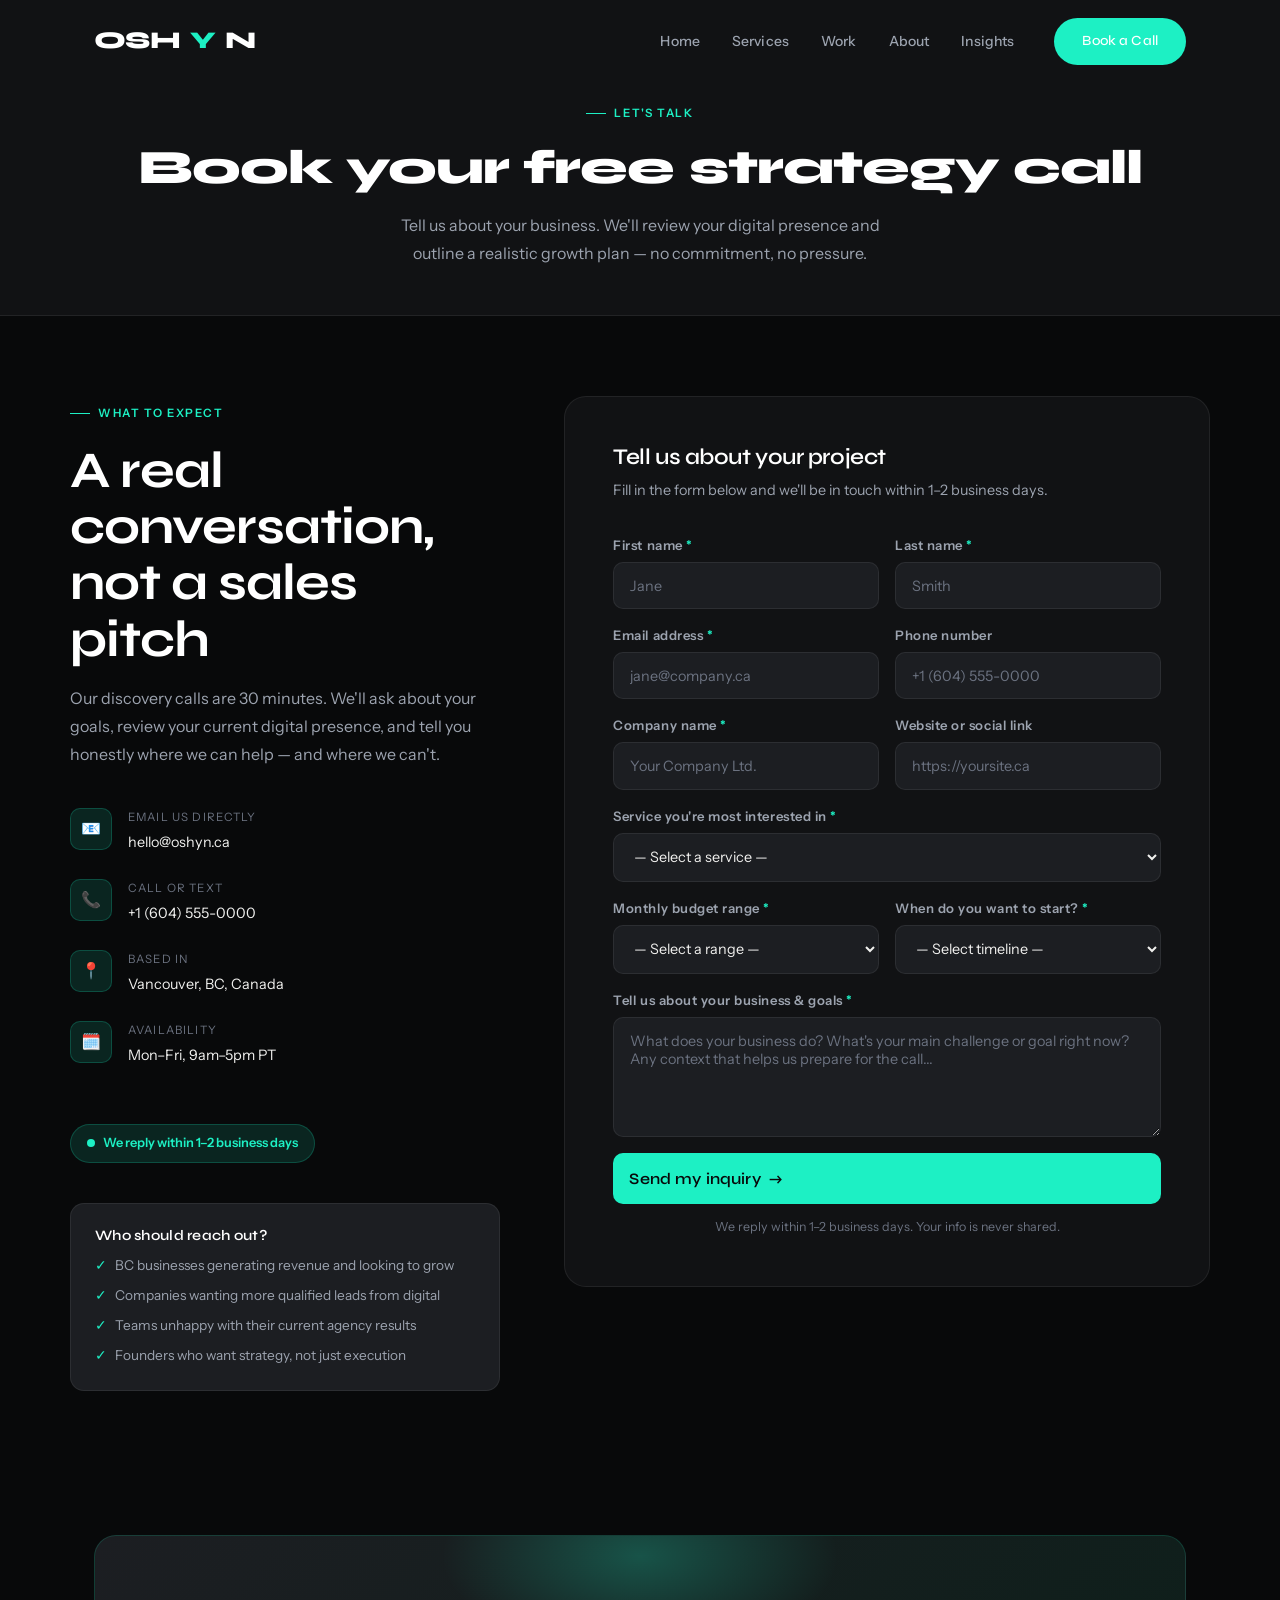
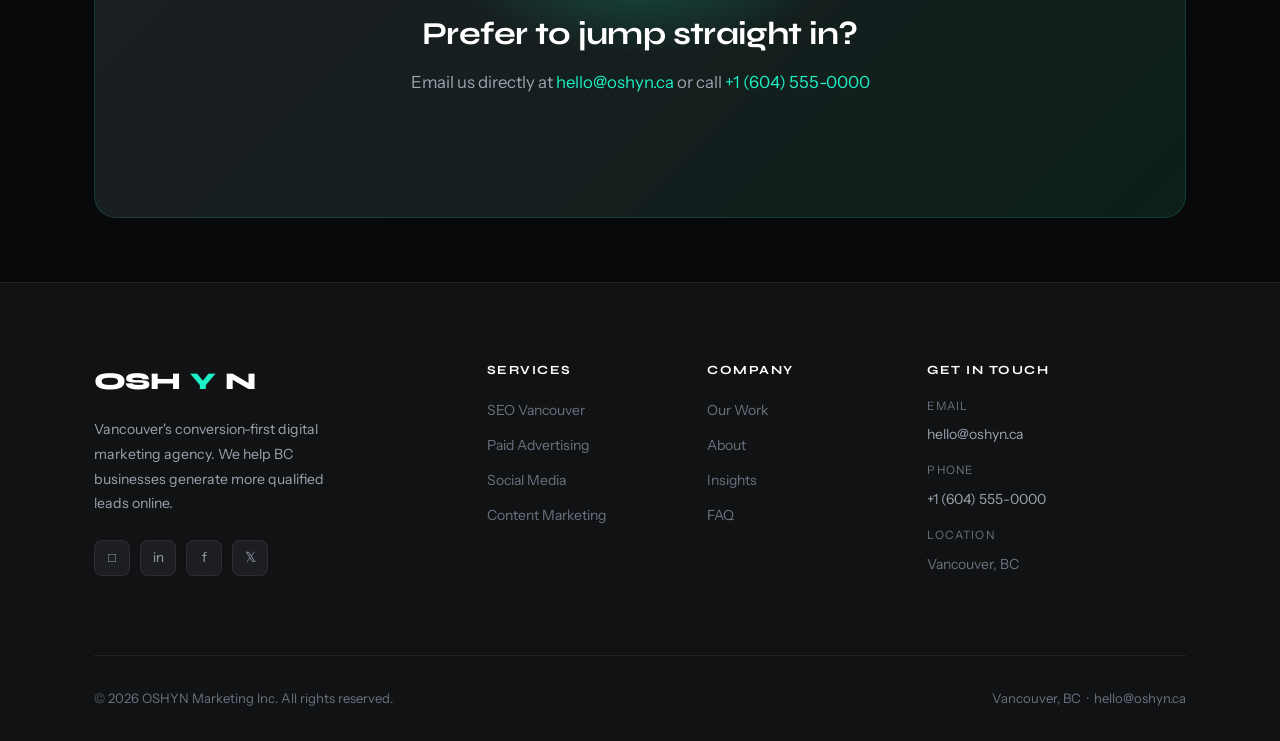
<file: oshyn-v2/pages/contact.html>
<!DOCTYPE html>
<html lang="en">
<head>
  <meta charset="UTF-8">
  <meta name="viewport" content="width=device-width, initial-scale=1.0">
  <title>Book a Call | OSHYN Marketing Vancouver</title>
  <meta name="description" content="Book a free 30-minute strategy call with OSHYN. Tell us about your business and we'll outline a realistic growth plan — no commitment required.">
  <link rel="canonical" href="https://oshyn.netlify.app/pages/contact.html">
  <link rel="preconnect" href="https://fonts.googleapis.com">
  <link href="https://fonts.googleapis.com/css2?family=Syne:wght@400;500;600;700;800&family=Instrument+Sans:ital,wght@0,400;0,500;1,400&display=swap" rel="stylesheet">
  <link rel="stylesheet" href="../css/style.css">
  <style>
    .contact-layout { display: grid; grid-template-columns: 1fr 1.5fr; gap: 4rem; padding: 5rem 0; align-items: start; }
    .contact-info-panel h2 { color: var(--white); margin-bottom: 1rem; }
    .contact-info-panel > p { margin-bottom: 2.5rem; }
    .contact-detail { display: flex; gap: 1rem; margin-bottom: 1.5rem; align-items: flex-start; }
    .contact-detail-icon {
      width: 42px; height: 42px; border-radius: 10px; flex-shrink: 0;
      background: var(--teal-dim); border: 1px solid rgba(29,240,196,0.2);
      display: flex; align-items: center; justify-content: center; font-size: 1rem;
    }
    .contact-detail-text .label { font-size: 0.72rem; color: var(--muted); text-transform: uppercase; letter-spacing: 0.1em; margin-bottom: 3px; }
    .contact-detail-text a, .contact-detail-text span { font-size: 0.9rem; color: var(--off-white); transition: color 0.2s; }
    .contact-detail-text a:hover { color: var(--teal); }
    .response-badge {
      display: inline-flex; align-items: center; gap: 8px;
      background: var(--teal-dim); border: 1px solid rgba(29,240,196,0.2);
      border-radius: 99px; padding: 8px 16px; font-size: 0.8rem;
      color: var(--teal); font-weight: 600; margin-top: 2rem;
    }
    .form-header { margin-bottom: 2rem; }
    .form-header h3 { color: var(--white); font-size: 1.4rem; margin-bottom: 0.5rem; }
    .form-header p { font-size: 0.9rem; }
    .honeypot { display: none !important; }
    @media(max-width:768px) { .contact-layout { grid-template-columns: 1fr; } }
  </style>
</head>
<body>
<nav id="navbar" class="scrolled">
  <div class="nav-inner">
    <a href="../index.html" class="nav-logo">OSH<span class="nav-logo-dot">Y</span>N</a>
    <ul class="nav-links">
      <li><a href="../index.html">Home</a></li>
      <li><a href="services.html">Services</a></li>
      <li><a href="work.html">Work</a></li>
      <li><a href="about.html">About</a></li>
      <li><a href="blog.html">Insights</a></li>
      <li><a href="contact.html" class="nav-cta btn btn-primary active">Book a Call</a></li>
    </ul>
    <button class="nav-toggle" onclick="toggleMenu()">&#9776;</button>
  </div>
</nav>
<div class="mobile-menu" id="mobileMenu">
  <a href="../index.html">Home</a>
  <a href="services.html">Services</a>
  <a href="work.html">Work</a>
  <a href="about.html">About</a>
  <a href="faq.html">FAQ</a>
  <a href="contact.html" class="btn btn-primary">Book a Call →</a>
</div>

<div style="background:var(--ink-soft); border-bottom:1px solid var(--border); padding:6rem 0 3rem;">
  <div class="container" style="text-align:center;">
    <span class="eyebrow" style="justify-content:center;">Let's talk</span>
    <h1 class="text-white" style="font-size:clamp(2rem,4vw,3rem); margin-bottom:1rem;">Book your free strategy call</h1>
    <p style="max-width:520px; margin:0 auto;">Tell us about your business. We'll review your digital presence and outline a realistic growth plan — no commitment, no pressure.</p>
  </div>
</div>

<div class="container contact-layout">
  <!-- LEFT INFO -->
  <div class="contact-info-panel">
    <span class="eyebrow">What to expect</span>
    <h2>A real conversation,<br>not a sales pitch</h2>
    <p>Our discovery calls are 30 minutes. We'll ask about your goals, review your current digital presence, and tell you honestly where we can help — and where we can't.</p>

    <!-- EDIT: your contact details -->
    <div class="contact-detail">
      <div class="contact-detail-icon">📧</div>
      <div class="contact-detail-text">
        <div class="label">Email us directly</div>
        <a href="mailto:hello@oshyn.ca">hello@oshyn.ca</a>
      </div>
    </div>
    <div class="contact-detail">
      <div class="contact-detail-icon">📞</div>
      <div class="contact-detail-text">
        <div class="label">Call or text</div>
        <a href="tel:+16045550000">+1 (604) 555-0000</a>
      </div>
    </div>
    <div class="contact-detail">
      <div class="contact-detail-icon">📍</div>
      <div class="contact-detail-text">
        <div class="label">Based in</div>
        <span>Vancouver, BC, Canada</span>
      </div>
    </div>
    <div class="contact-detail">
      <div class="contact-detail-icon">🗓️</div>
      <div class="contact-detail-text">
        <div class="label">Availability</div>
        <span>Mon–Fri, 9am–5pm PT</span>
      </div>
    </div>

    <div class="response-badge">
      <span style="width:8px;height:8px;border-radius:50%;background:var(--teal);animation:pulse 2s infinite;"></span>
      We reply within 1–2 business days
    </div>

    <div style="margin-top:2.5rem; padding:1.5rem; background:var(--ink-mid); border:1px solid var(--border); border-radius:var(--radius);">
      <h4 style="color:var(--white); margin-bottom:0.75rem; font-size:0.9rem;">Who should reach out?</h4>
      <ul style="display:flex;flex-direction:column;gap:8px;">
        <li style="font-size:0.85rem;color:var(--muted-lt);display:flex;gap:8px;"><span style="color:var(--teal);">✓</span> BC businesses generating revenue and looking to grow</li>
        <li style="font-size:0.85rem;color:var(--muted-lt);display:flex;gap:8px;"><span style="color:var(--teal);">✓</span> Companies wanting more qualified leads from digital</li>
        <li style="font-size:0.85rem;color:var(--muted-lt);display:flex;gap:8px;"><span style="color:var(--teal);">✓</span> Teams unhappy with their current agency results</li>
        <li style="font-size:0.85rem;color:var(--muted-lt);display:flex;gap:8px;"><span style="color:var(--teal);">✓</span> Founders who want strategy, not just execution</li>
      </ul>
    </div>
  </div>

  <!-- RIGHT FORM -->
  <div>
    <div class="form-wrap">
      <div class="form-header">
        <h3>Tell us about your project</h3>
        <p>Fill in the form below and we'll be in touch within 1–2 business days.</p>
      </div>

      <!-- IMPORTANT: Replace YOUR_FORM_ID with your Formspree ID from formspree.io (free) -->
      <form id="contactForm" novalidate>
        <!-- Honeypot anti-spam field -->
        <input type="text" name="_gotcha" class="honeypot" tabindex="-1" autocomplete="off">
        <input type="hidden" name="_subject" value="New OSHYN Inquiry">

        <div class="form-row">
          <div class="form-group">
            <label for="fname">First name <span>*</span></label>
            <input type="text" id="fname" name="first_name" placeholder="Jane" required>
            <span class="form-error-msg"></span>
          </div>
          <div class="form-group">
            <label for="lname">Last name <span>*</span></label>
            <input type="text" id="lname" name="last_name" placeholder="Smith" required>
            <span class="form-error-msg"></span>
          </div>
        </div>
        <div class="form-row">
          <div class="form-group">
            <label for="email">Email address <span>*</span></label>
            <input type="email" id="email" name="email" placeholder="jane@company.ca" required>
            <span class="form-error-msg"></span>
          </div>
          <div class="form-group">
            <label for="phone">Phone number</label>
            <input type="tel" id="phone" name="phone" placeholder="+1 (604) 555-0000">
            <span class="form-error-msg"></span>
          </div>
        </div>
        <div class="form-row">
          <div class="form-group">
            <label for="company">Company name <span>*</span></label>
            <input type="text" id="company" name="company" placeholder="Your Company Ltd." required>
            <span class="form-error-msg"></span>
          </div>
          <div class="form-group">
            <label for="website">Website or social link</label>
            <input type="url" id="website" name="website" placeholder="https://yoursite.ca">
            <span class="form-error-msg"></span>
          </div>
        </div>
        <div class="form-group">
          <label for="service">Service you're most interested in <span>*</span></label>
          <select id="service" name="service" required>
            <option value="">— Select a service —</option>
            <option>SEO</option>
            <option>Paid Advertising (Google / Meta)</option>
            <option>Social Media Marketing</option>
            <option>Content Marketing</option>
            <option>Growth Strategy / Full Audit</option>
            <option>Conversion Rate Optimisation</option>
            <option>Not sure — I need guidance</option>
          </select>
          <span class="form-error-msg"></span>
        </div>
        <div class="form-row">
          <div class="form-group">
            <label for="budget">Monthly budget range <span>*</span></label>
            <select id="budget" name="budget" required>
              <option value="">— Select a range —</option>
              <option>Under $1,000/month</option>
              <option>$1,000 – $2,500/month</option>
              <option>$2,500 – $5,000/month</option>
              <option>$5,000 – $10,000/month</option>
              <option>$10,000+/month</option>
            </select>
            <span class="form-error-msg"></span>
          </div>
          <div class="form-group">
            <label for="timeline">When do you want to start? <span>*</span></label>
            <select id="timeline" name="timeline" required>
              <option value="">— Select timeline —</option>
              <option>As soon as possible</option>
              <option>Within 1 month</option>
              <option>1–3 months</option>
              <option>3+ months (planning ahead)</option>
            </select>
            <span class="form-error-msg"></span>
          </div>
        </div>
        <div class="form-group">
          <label for="message">Tell us about your business & goals <span>*</span></label>
          <textarea id="message" name="message" placeholder="What does your business do? What's your main challenge or goal right now? Any context that helps us prepare for the call..." required></textarea>
          <span class="form-error-msg"></span>
        </div>
        <button type="submit" class="btn btn-primary form-submit btn-arrow">Send my inquiry </button>
        <p style="font-size:0.78rem; color:var(--muted); margin-top:0.75rem; text-align:center;">
          We reply within 1–2 business days. Your info is never shared.
        </p>
      </form>

      <div class="form-success" id="formSuccess">
        <div class="big-icon">🌊</div>
        <h3 class="text-white">You're on our radar!</h3>
        <p>Thanks for reaching out. We'll review your details and follow up within 1–2 business days with next steps.</p>
        <p style="margin-top:0.75rem; font-size:0.82rem; color:var(--muted);">— The OSHYN team</p>
      </div>
    </div>
  </div>
</div>

<section class="section-sm">
  <div class="container">
    <div class="cta-band" style="text-align:center;">
      <h2 style="font-size:clamp(1.4rem,3vw,2rem);">Prefer to jump straight in?</h2>
      <p>Email us directly at <a href="mailto:hello@oshyn.ca" style="color:var(--teal);">hello@oshyn.ca</a> or call <a href="tel:+16045550000" style="color:var(--teal);">+1 (604) 555-0000</a></p>
    </div>
  </div>
</section>

<footer class="footer">
  <div class="container">
    <div class="footer-grid">
      <div class="footer-brand">
        <a href="../index.html" class="nav-logo">OSH<span class="nav-logo-dot">Y</span>N</a>
        <p>Vancouver's conversion-first digital marketing agency. We help BC businesses generate more qualified leads online.</p>
        <div class="footer-social">
          <a href="#" class="social-btn">&#x25A1;</a>
          <a href="#" class="social-btn">in</a>
          <a href="#" class="social-btn">f</a>
          <a href="#" class="social-btn">𝕏</a>
        </div>
      </div>
      <div class="footer-col">
        <h4>Services</h4>
        <ul>
          <li><a href="services.html#seo">SEO Vancouver</a></li>
          <li><a href="services.html#ads">Paid Advertising</a></li>
          <li><a href="services.html#social">Social Media</a></li>
          <li><a href="services.html#content">Content Marketing</a></li>
        </ul>
      </div>
      <div class="footer-col">
        <h4>Company</h4>
        <ul>
          <li><a href="work.html">Our Work</a></li>
          <li><a href="about.html">About</a></li>
          <li><a href="blog.html">Insights</a></li>
          <li><a href="faq.html">FAQ</a></li>
        </ul>
      </div>
      <div class="footer-col">
        <h4>Get in touch</h4>
        <div class="footer-contact-item"><span class="label">Email</span><a href="mailto:hello@oshyn.ca">hello@oshyn.ca</a></div>
        <div class="footer-contact-item"><span class="label">Phone</span><a href="tel:+16045550000">+1 (604) 555-0000</a></div>
        <div class="footer-contact-item"><span class="label">Location</span><span style="font-size:.875rem;color:var(--muted)">Vancouver, BC</span></div>
      </div>
    </div>
    <div class="footer-bottom">
      <span>&copy; 2026 OSHYN Marketing Inc. All rights reserved.</span>
      <span>Vancouver, BC &nbsp;·&nbsp; <a href="mailto:hello@oshyn.ca" style="color:var(--muted)">hello@oshyn.ca</a></span>
    </div>
  </div>
</footer>
<script src="../js/main.js"></script>
</body>
</html>
</file>
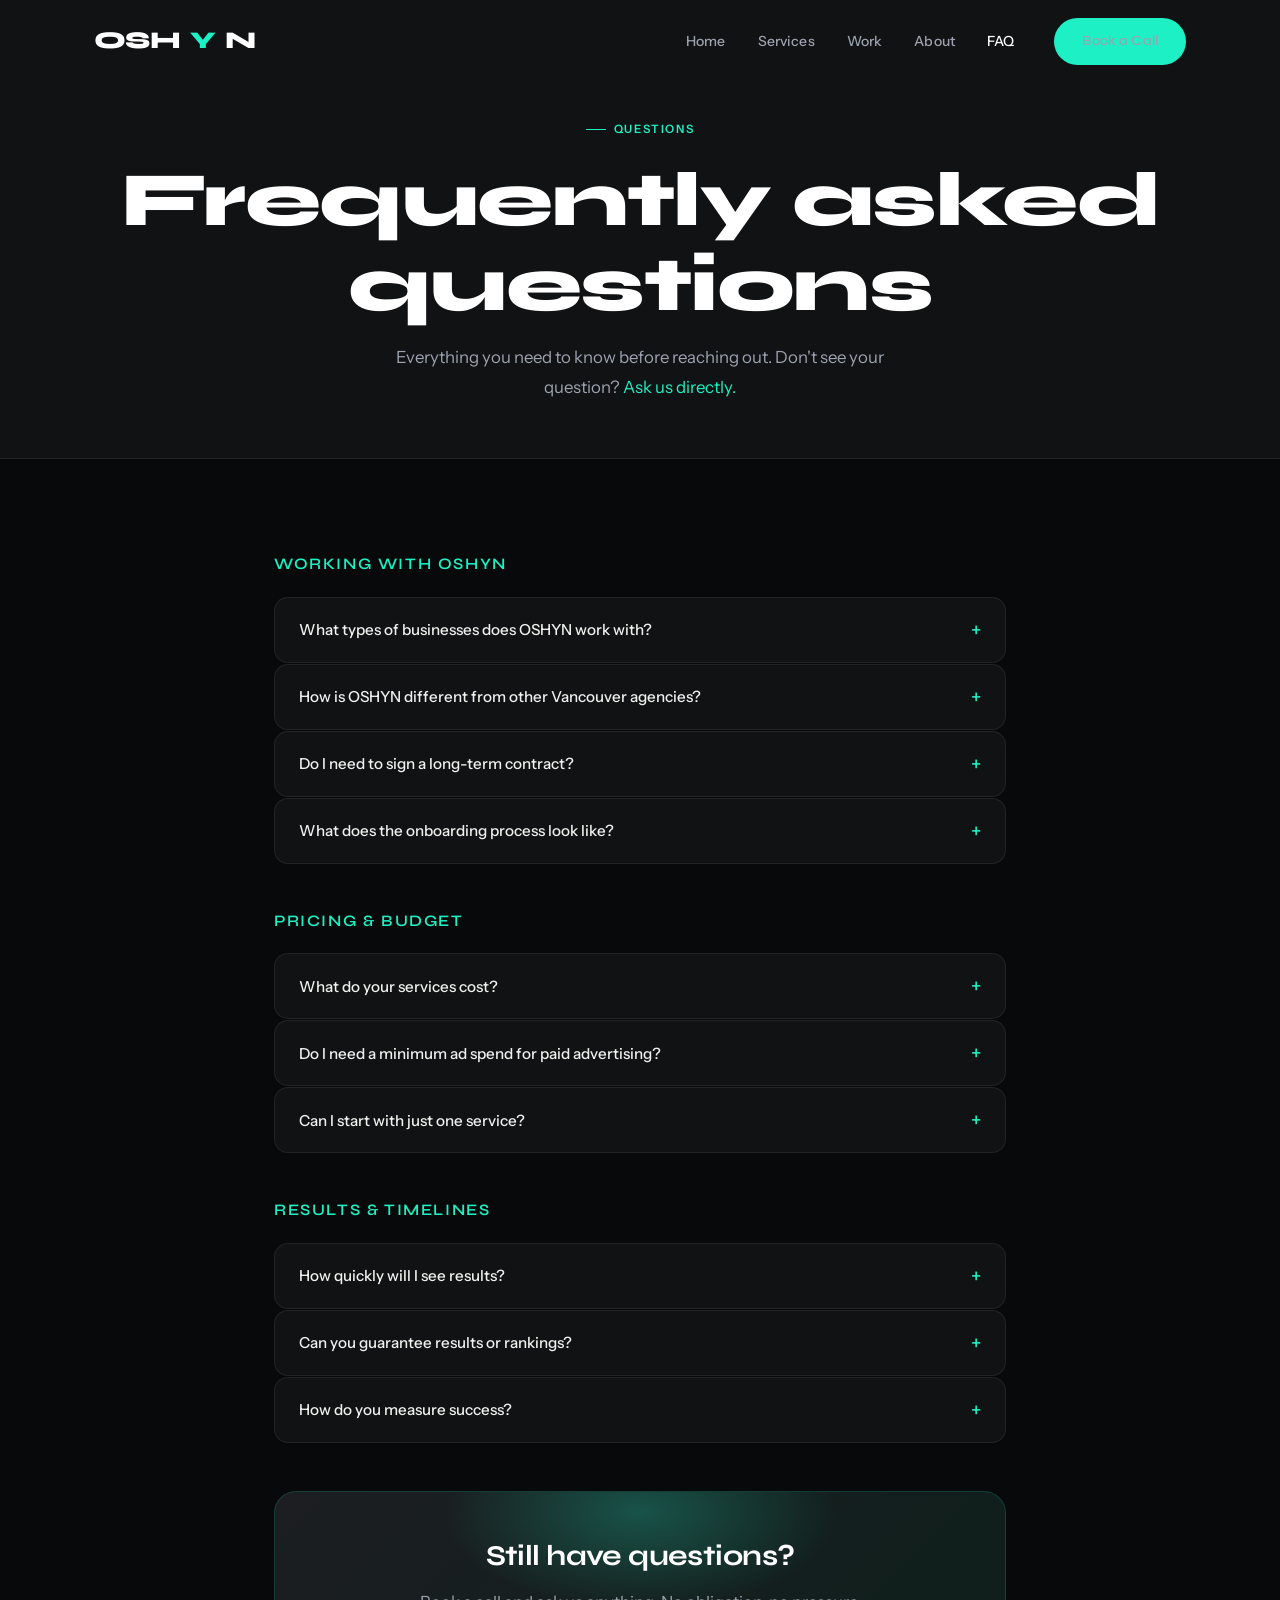
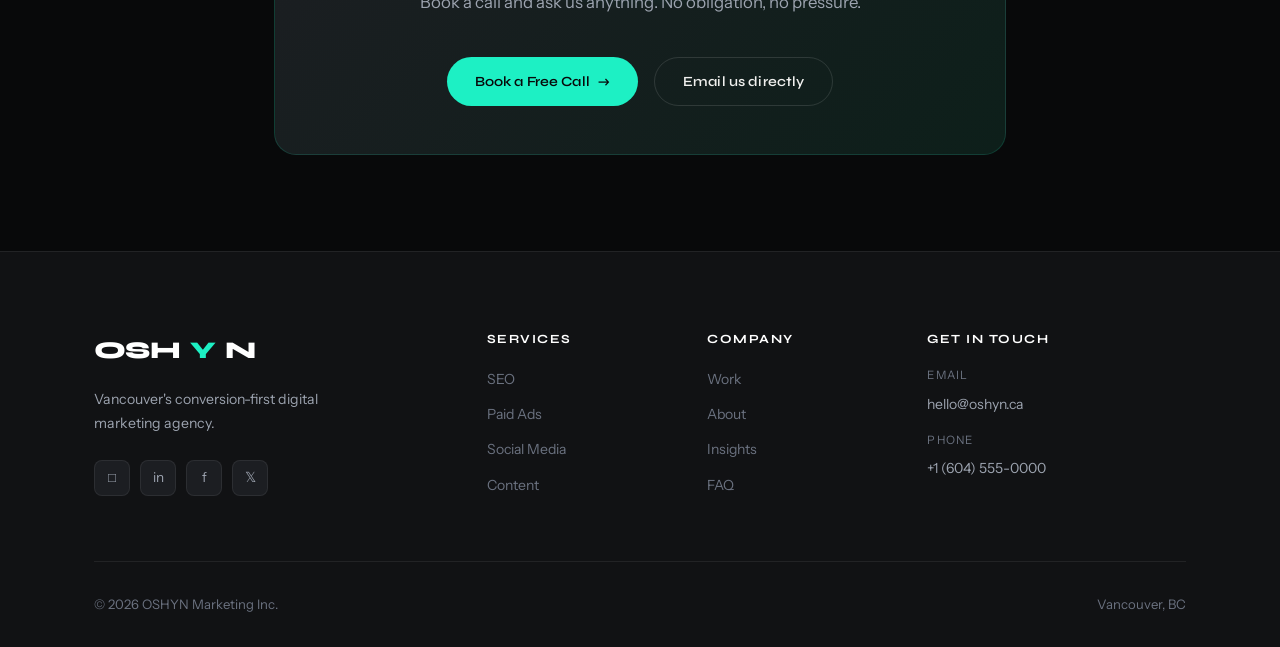
<file: oshyn-v2/pages/faq.html>
<!DOCTYPE html>
<html lang="en">
<head>
  <meta charset="UTF-8"><meta name="viewport" content="width=device-width, initial-scale=1.0">
  <title>FAQ | OSHYN Marketing Vancouver</title>
  <meta name="description" content="Common questions about working with OSHYN — pricing, timelines, services, contracts, and what to expect from a digital marketing engagement.">
  <link rel="canonical" href="https://oshyn.netlify.app/pages/faq.html">
  <link rel="preconnect" href="https://fonts.googleapis.com">
  <link href="https://fonts.googleapis.com/css2?family=Syne:wght@400;500;600;700;800&family=Instrument+Sans:ital,wght@0,400;0,500;1,400&display=swap" rel="stylesheet">
  <link rel="stylesheet" href="../css/style.css">
</head>
<body>
<nav id="navbar" class="scrolled">
  <div class="nav-inner">
    <a href="../index.html" class="nav-logo">OSH<span class="nav-logo-dot">Y</span>N</a>
    <ul class="nav-links">
      <li><a href="../index.html">Home</a></li><li><a href="services.html">Services</a></li>
      <li><a href="work.html">Work</a></li><li><a href="about.html">About</a></li>
      <li><a href="faq.html" class="active">FAQ</a></li>
      <li><a href="contact.html" class="nav-cta btn btn-primary">Book a Call</a></li>
    </ul>
    <button class="nav-toggle" onclick="toggleMenu()">&#9776;</button>
  </div>
</nav>
<div class="mobile-menu" id="mobileMenu">
  <a href="../index.html">Home</a><a href="services.html">Services</a><a href="work.html">Work</a><a href="about.html">About</a><a href="faq.html">FAQ</a>
  <a href="contact.html" class="btn btn-primary">Book a Call →</a>
</div>

<div style="background:var(--ink-soft);border-bottom:1px solid var(--border);padding:7rem 0 3.5rem;">
  <div class="container" style="text-align:center;">
    <span class="eyebrow" style="justify-content:center;">Questions</span>
    <h1 class="text-white" style="margin-bottom:1rem;">Frequently asked questions</h1>
    <p style="max-width:500px; margin:0 auto; font-size:1.05rem;">Everything you need to know before reaching out. Don't see your question? <a href="contact.html" style="color:var(--teal);">Ask us directly.</a></p>
  </div>
</div>

<section class="section">
  <div class="container" style="max-width:780px;">

    <h3 class="text-white" style="margin-bottom:1.5rem; font-size:1rem; text-transform:uppercase; letter-spacing:.1em; color:var(--teal);">Working with OSHYN</h3>
    <div class="faq-list" style="margin-bottom:3rem;">
      <div class="faq-item reveal">
        <button class="faq-question">What types of businesses does OSHYN work with? <span class="faq-icon">+</span></button>
        <div class="faq-answer"><p>We work best with established small to mid-size businesses in Metro Vancouver and BC — professional services, health & wellness, home improvement, legal, real estate, hospitality, and retail. If you're generating revenue and want to grow your digital presence, there's a strong chance we can help.</p></div>
      </div>
      <div class="faq-item reveal">
        <button class="faq-question">How is OSHYN different from other Vancouver agencies? <span class="faq-icon">+</span></button>
        <div class="faq-answer"><p>Three things stand out: First, we're strategy-first — we won't execute tactics without understanding your business goal. Second, we report on revenue impact, not vanity metrics. Third, your account is managed by senior strategists, not junior coordinators. We're also a smaller team which means you get real attention, not a case number.</p></div>
      </div>
      <div class="faq-item reveal">
        <button class="faq-question">Do I need to sign a long-term contract? <span class="faq-icon">+</span></button>
        <div class="faq-answer"><p>No. We ask for a 3-month minimum on all retainers — long enough for strategies to show meaningful results — and then move to rolling monthly arrangements. We earn your business through performance, not paperwork.</p></div>
      </div>
      <div class="faq-item reveal">
        <button class="faq-question">What does the onboarding process look like? <span class="faq-icon">+</span></button>
        <div class="faq-answer"><p>After the discovery call, we conduct a full audit of your digital presence (usually 5–7 business days). We then present our findings and recommended strategy. Once you approve the direction, we build a 90-day roadmap with clear KPIs, and campaigns launch from there. You're kept informed at every step.</p></div>
      </div>
    </div>

    <h3 class="text-white" style="margin-bottom:1.5rem; font-size:1rem; text-transform:uppercase; letter-spacing:.1em; color:var(--teal);">Pricing & Budget</h3>
    <div class="faq-list" style="margin-bottom:3rem;">
      <div class="faq-item reveal">
        <button class="faq-question">What do your services cost? <span class="faq-icon">+</span></button>
        <div class="faq-answer"><p>Our ongoing retainers start at approximately $1,500/month depending on the service mix. Paid advertising management is typically priced as a percentage of ad spend. Strategy engagements and audits are available as one-time projects starting from $1,200. We'll always give you a clear proposal after the discovery call — no surprises.</p></div>
      </div>
      <div class="faq-item reveal">
        <button class="faq-question">Do I need a minimum ad spend for paid advertising? <span class="faq-icon">+</span></button>
        <div class="faq-answer"><p>We recommend a minimum of $1,000/month in ad spend for Google or Meta campaigns to gather meaningful data and optimise effectively. Below that threshold, it's difficult to generate statistically significant results. We'll always be honest if your budget isn't enough to achieve your goals.</p></div>
      </div>
      <div class="faq-item reveal">
        <button class="faq-question">Can I start with just one service? <span class="faq-icon">+</span></button>
        <div class="faq-answer"><p>Absolutely. Many clients start with a single service — often SEO or paid ads — and expand as results build confidence. We'll recommend a starting point based on your goals and budget during the discovery call.</p></div>
      </div>
    </div>

    <h3 class="text-white" style="margin-bottom:1.5rem; font-size:1rem; text-transform:uppercase; letter-spacing:.1em; color:var(--teal);">Results & Timelines</h3>
    <div class="faq-list" style="margin-bottom:3rem;">
      <div class="faq-item reveal">
        <button class="faq-question">How quickly will I see results? <span class="faq-icon">+</span></button>
        <div class="faq-answer"><p>It depends on the service. Paid advertising campaigns can generate leads within 2–4 weeks of launch. SEO typically shows meaningful traction at 3–6 months — it builds over time and compounds. Social media engagement improvements are usually visible within 4–8 weeks. We set honest timelines upfront and track progress from day one.</p></div>
      </div>
      <div class="faq-item reveal">
        <button class="faq-question">Can you guarantee results or rankings? <span class="faq-icon">+</span></button>
        <div class="faq-answer"><p>No. Any agency that guarantees first-page rankings or specific ROI numbers before understanding your situation is not being honest with you. What we guarantee is a rigorous, transparent process, experienced strategists working on your account, and monthly reports that tell you exactly what's working and what needs to change.</p></div>
      </div>
      <div class="faq-item reveal">
        <button class="faq-question">How do you measure success? <span class="faq-icon">+</span></button>
        <div class="faq-answer"><p>We agree on KPIs at the start of every engagement — typically qualified leads, cost per lead, organic traffic, conversion rate, or ROAS depending on the service. Monthly reports track these metrics with plain-language commentary on what's working, what isn't, and what we're adjusting.</p></div>
      </div>
    </div>

    <div class="cta-band reveal" style="text-align:center; padding:3rem 2rem;">
      <h2 style="font-size:1.8rem;">Still have questions?</h2>
      <p>Book a call and ask us anything. No obligation, no pressure.</p>
      <div class="cta-band-actions" style="margin-top:1.5rem;">
        <a href="contact.html" class="btn btn-primary btn-arrow">Book a Free Call </a>
        <a href="mailto:hello@oshyn.ca" class="btn btn-outline">Email us directly</a>
      </div>
    </div>
  </div>
</section>

<footer class="footer">
  <div class="container">
    <div class="footer-grid">
      <div class="footer-brand"><a href="../index.html" class="nav-logo">OSH<span class="nav-logo-dot">Y</span>N</a><p>Vancouver's conversion-first digital marketing agency.</p><div class="footer-social"><a href="#" class="social-btn">&#x25A1;</a><a href="#" class="social-btn">in</a><a href="#" class="social-btn">f</a><a href="#" class="social-btn">𝕏</a></div></div>
      <div class="footer-col"><h4>Services</h4><ul><li><a href="services.html#seo">SEO</a></li><li><a href="services.html#ads">Paid Ads</a></li><li><a href="services.html#social">Social Media</a></li><li><a href="services.html#content">Content</a></li></ul></div>
      <div class="footer-col"><h4>Company</h4><ul><li><a href="work.html">Work</a></li><li><a href="about.html">About</a></li><li><a href="blog.html">Insights</a></li><li><a href="faq.html">FAQ</a></li></ul></div>
      <div class="footer-col"><h4>Get in touch</h4><div class="footer-contact-item"><span class="label">Email</span><a href="mailto:hello@oshyn.ca">hello@oshyn.ca</a></div><div class="footer-contact-item"><span class="label">Phone</span><a href="tel:+16045550000">+1 (604) 555-0000</a></div></div>
    </div>
    <div class="footer-bottom"><span>&copy; 2026 OSHYN Marketing Inc.</span><span>Vancouver, BC</span></div>
  </div>
</footer>
<div class="sticky-mobile-cta"><a href="contact.html" class="btn btn-primary">Book a Free Call →</a><a href="tel:+16045550000" class="btn btn-outline">Call us</a></div>
<script src="../js/main.js"></script>
</body>
</html>
</file>
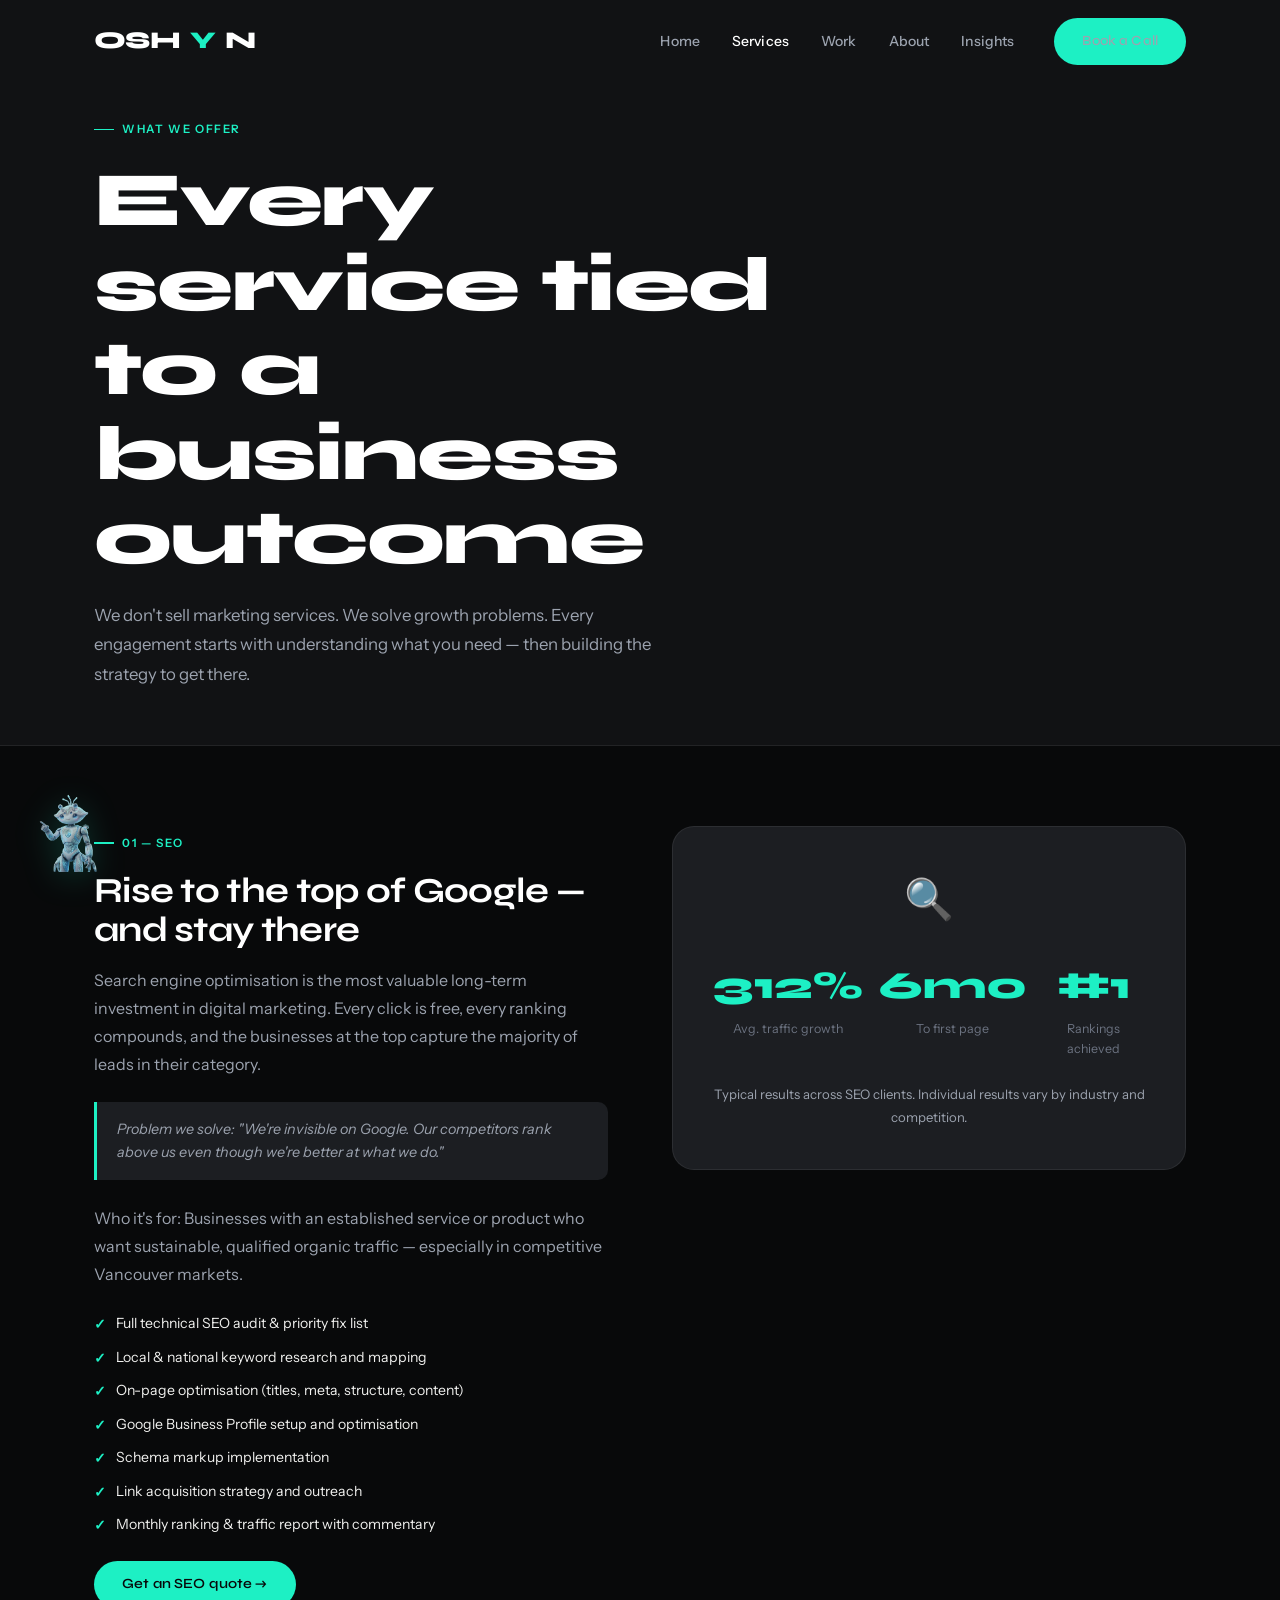
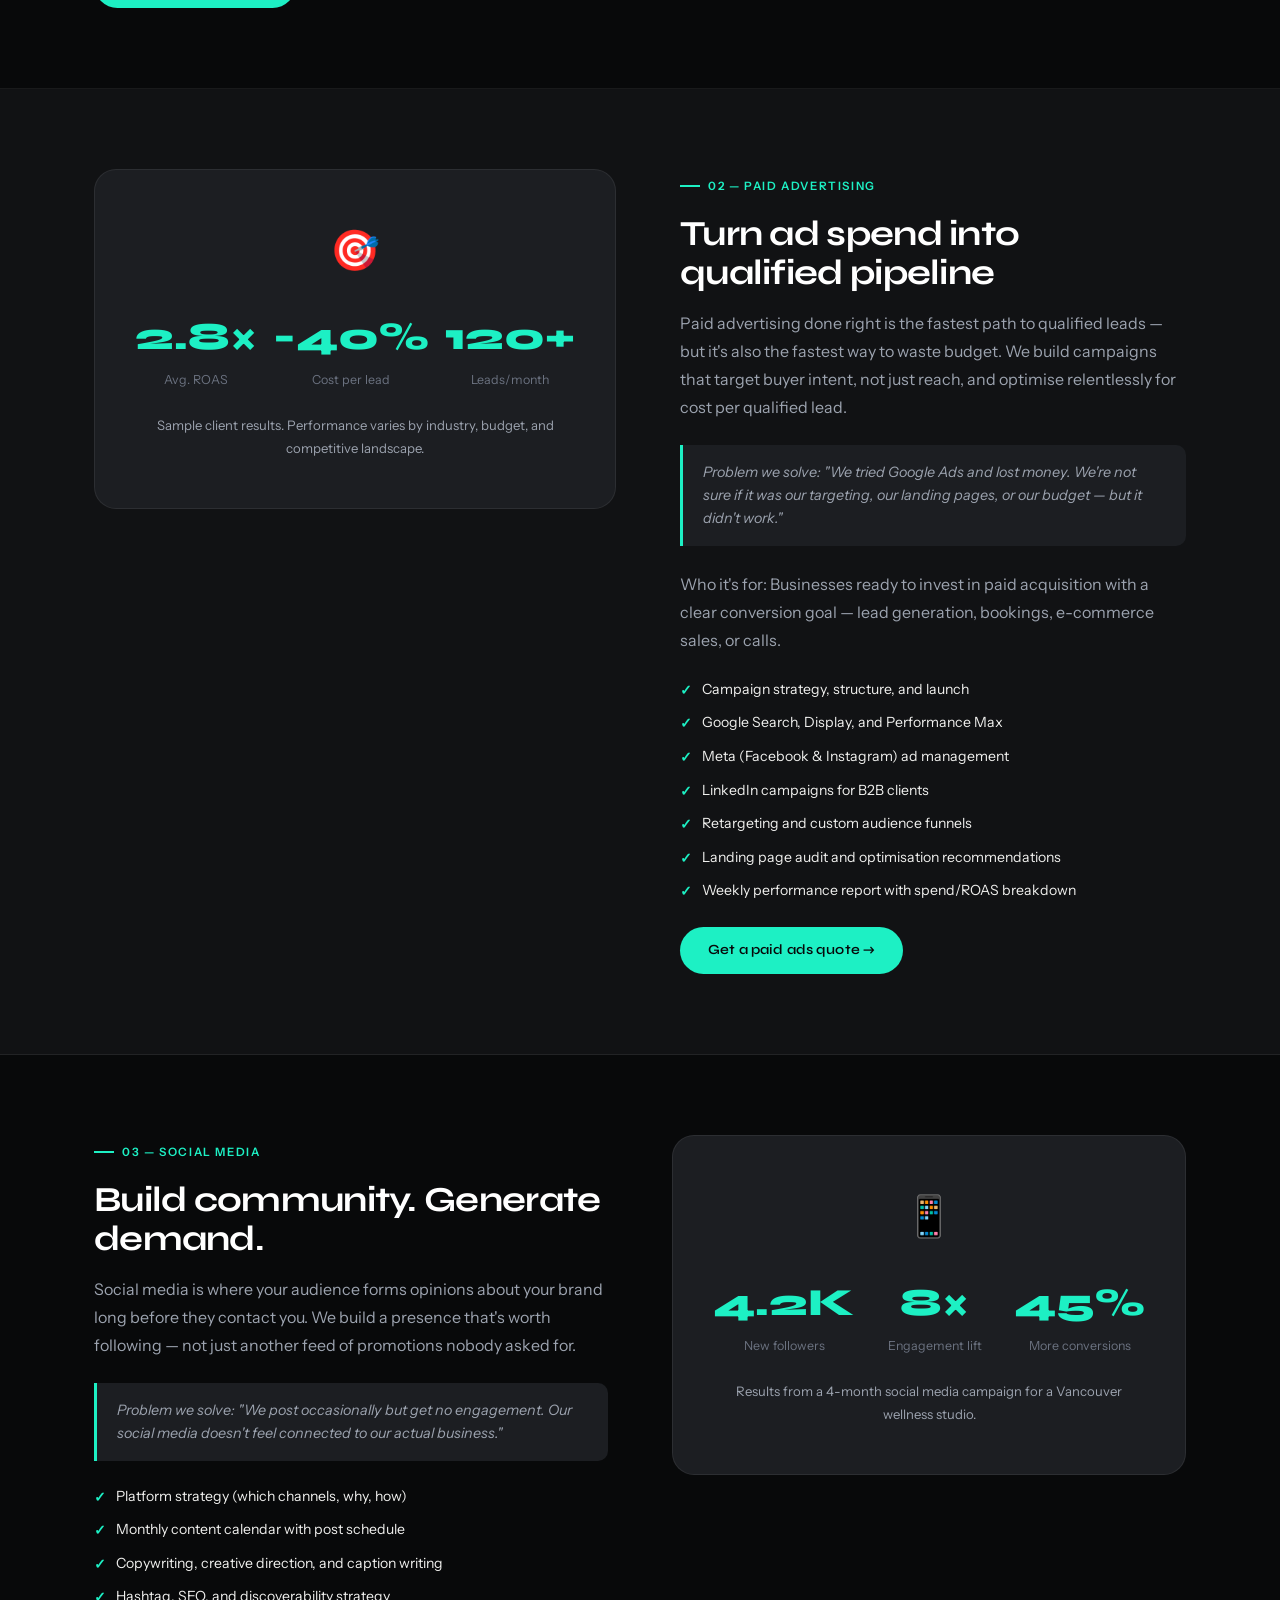
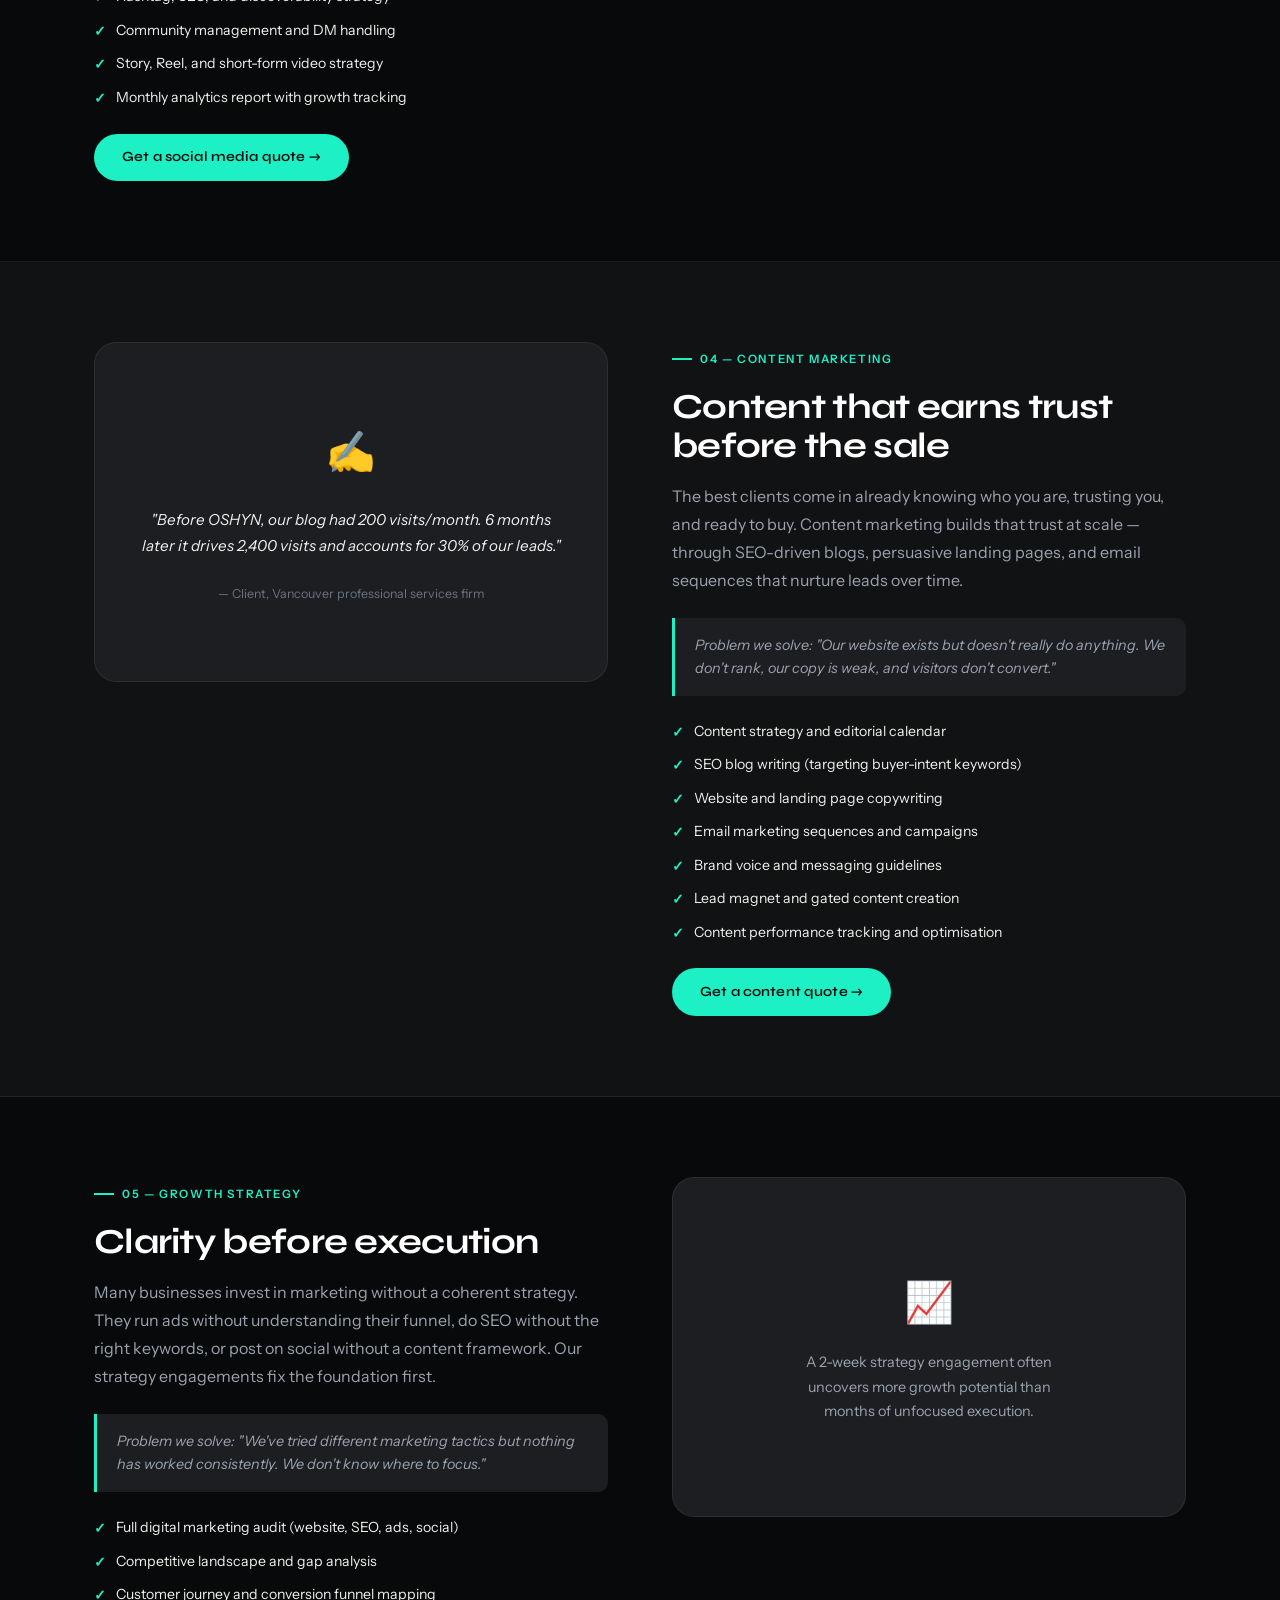
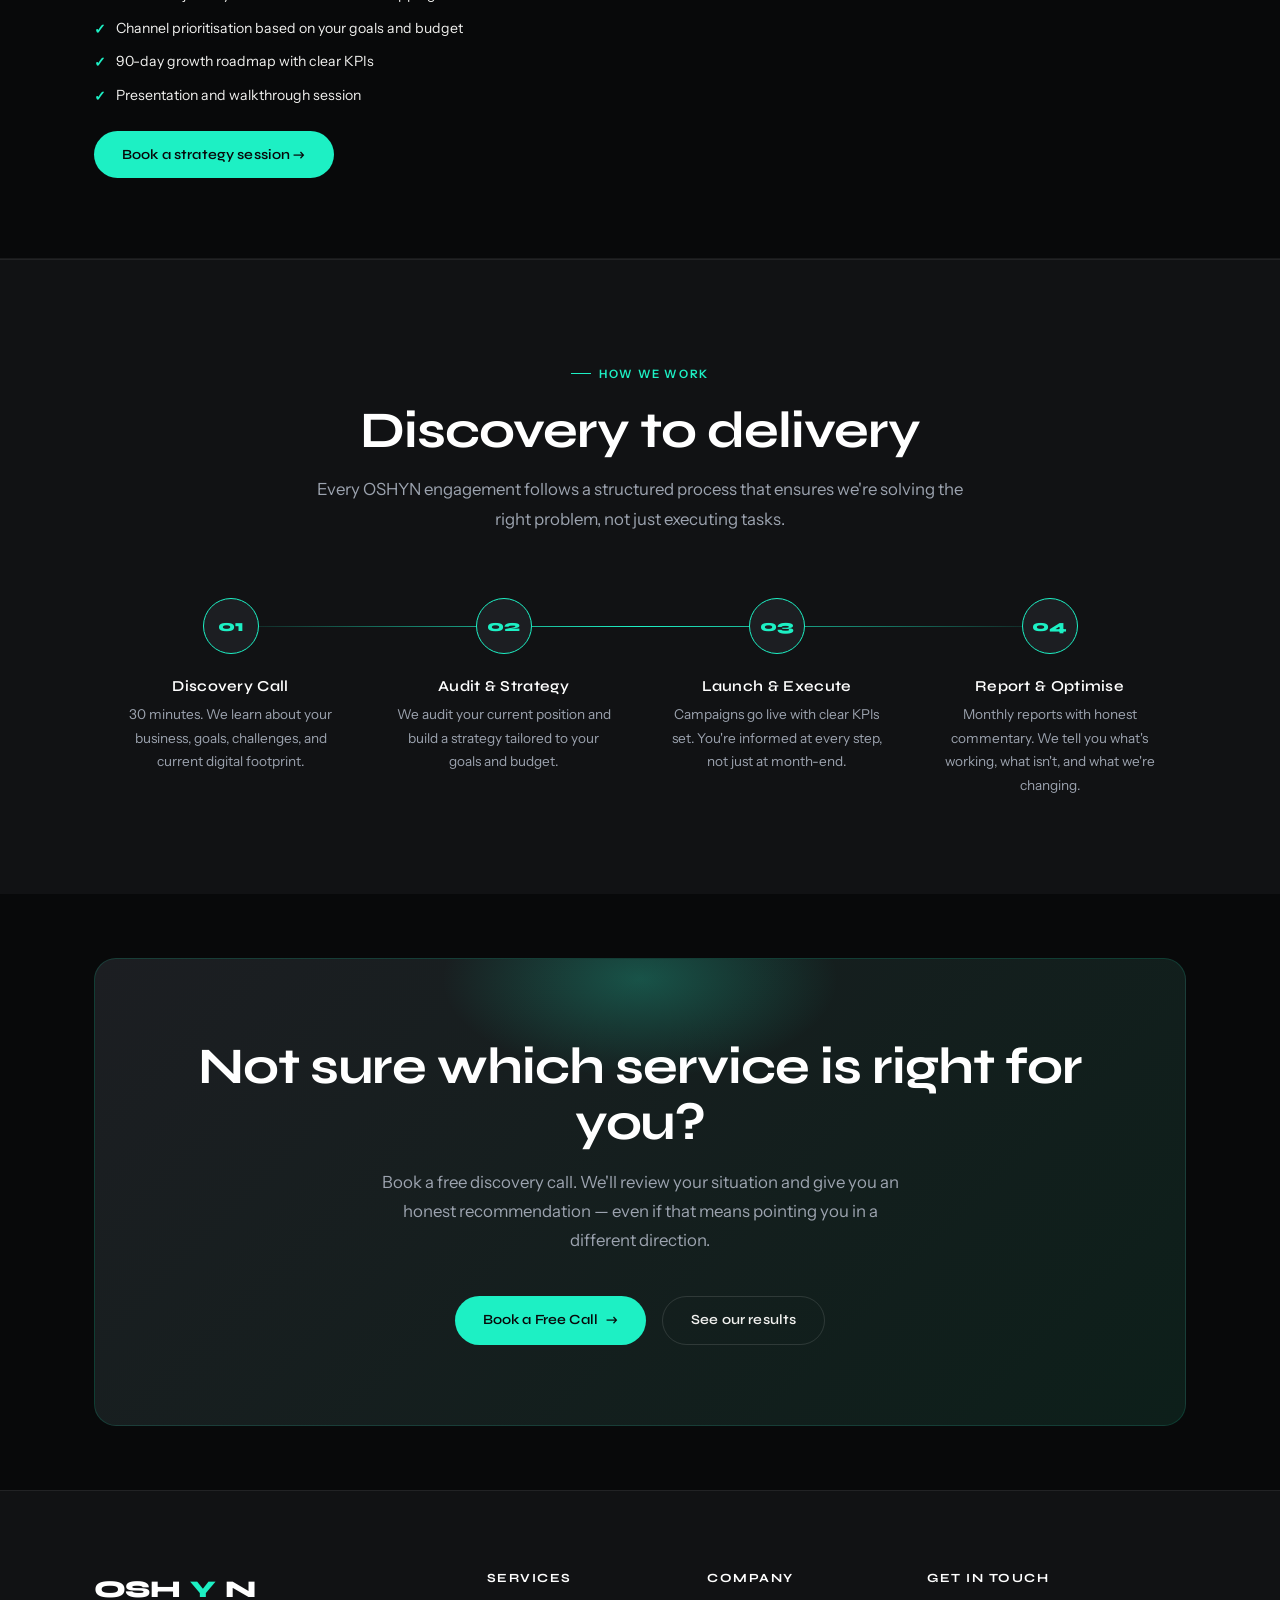
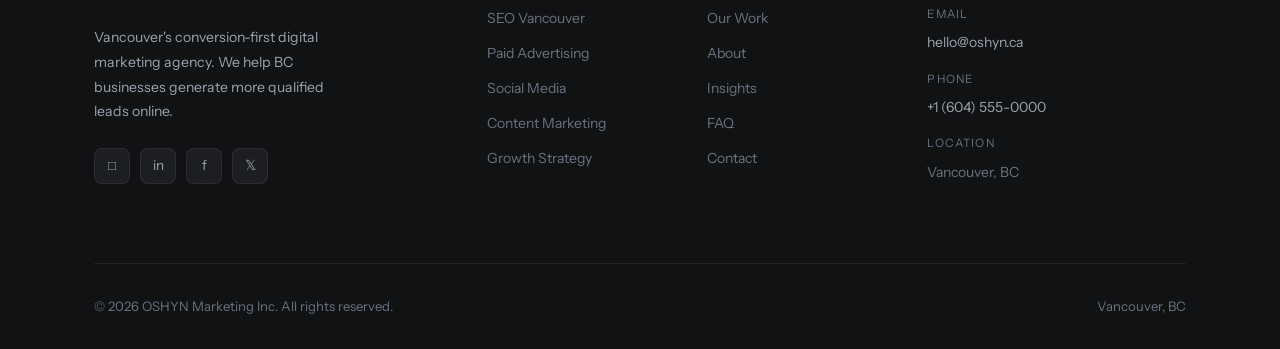
<file: oshyn-v2/pages/services.html>
<!DOCTYPE html>
<html lang="en">
<head>
  <meta charset="UTF-8"><meta name="viewport" content="width=device-width, initial-scale=1.0">
  <title>Services | OSHYN Marketing Vancouver — SEO, Paid Ads, Social, Content</title>
  <meta name="description" content="OSHYN offers SEO, paid advertising, social media marketing, content strategy, and growth consulting for Vancouver BC businesses. Learn what's included in each service.">
  <link rel="canonical" href="https://oshyn.netlify.app/pages/services.html">
  <link rel="preconnect" href="https://fonts.googleapis.com">
  <link href="https://fonts.googleapis.com/css2?family=Syne:wght@400;500;600;700;800&family=Instrument+Sans:ital,wght@0,400;0,500;1,400&display=swap" rel="stylesheet">
  <link rel="stylesheet" href="../css/style.css">
  <style>
    .service-detail-section { padding: 5rem 0; border-bottom: 1px solid var(--border); }
    .service-detail-section:last-of-type { border-bottom: none; }
    .service-detail-grid { display: grid; grid-template-columns: 1fr 1fr; gap: 4rem; align-items: start; }
    .service-detail-grid.flip { direction: rtl; }
    .service-detail-grid.flip > * { direction: ltr; }
    .service-detail-content h2 { color: var(--white); margin-bottom: 1rem; font-size: clamp(1.6rem,3vw,2.2rem); }
    .service-detail-content p { margin-bottom: 1rem; }
    .service-detail-content .problem-box {
      background: var(--ink-mid); border-left: 3px solid var(--teal);
      border-radius: 0 10px 10px 0; padding: 1rem 1.25rem; margin: 1.5rem 0;
      font-size: 0.9rem; color: var(--muted-lt); font-style: italic;
    }
    .deliverables-list { display: flex; flex-direction: column; gap: 10px; margin: 1.5rem 0; }
    .deliverables-list li { display: flex; gap: 10px; font-size: 0.88rem; color: var(--off-white); align-items: flex-start; }
    .deliverables-list li::before { content: '✓'; color: var(--teal); font-weight: 700; flex-shrink: 0; margin-top: 1px; }
    .service-visual-box {
      background: var(--ink-mid); border: 1px solid var(--border);
      border-radius: var(--radius-lg); padding: 2.5rem; min-height: 340px;
      display: flex; flex-direction: column; gap: 1.5rem; justify-content: center;
    }
    .outcome-stat { text-align: center; }
    .outcome-stat .n { font-family: var(--font-display); font-size: 2.4rem; font-weight: 800; color: var(--teal); }
    .outcome-stat .l { font-size: 0.78rem; color: var(--muted); margin-top: 3px; }
    .outcome-row { display: grid; grid-template-columns: repeat(3,1fr); gap: 1rem; }
    @media(max-width:768px) { .service-detail-grid, .service-detail-grid.flip { grid-template-columns:1fr; direction:ltr; } }
  </style>
</head>
<body>
<nav id="navbar" class="scrolled">
  <div class="nav-inner">
    <a href="../index.html" class="nav-logo">OSH<span class="nav-logo-dot">Y</span>N</a>
    <ul class="nav-links">
      <li><a href="../index.html">Home</a></li>
      <li><a href="services.html" class="active">Services</a></li>
      <li><a href="work.html">Work</a></li>
      <li><a href="about.html">About</a></li>
      <li><a href="blog.html">Insights</a></li>
      <li><a href="contact.html" class="nav-cta btn btn-primary">Book a Call</a></li>
    </ul>
    <button class="nav-toggle" onclick="toggleMenu()">&#9776;</button>
  </div>
</nav>
<div class="mobile-menu" id="mobileMenu">
  <a href="../index.html">Home</a><a href="services.html">Services</a><a href="work.html">Work</a><a href="about.html">About</a><a href="faq.html">FAQ</a>
  <a href="contact.html" class="btn btn-primary">Book a Call →</a>
</div>

<div style="background:var(--ink-soft);border-bottom:1px solid var(--border);padding:7rem 0 3.5rem;">
  <div class="container">
    <span class="eyebrow">What we offer</span>
    <h1 class="text-white" style="max-width:700px; margin-bottom:1.25rem;">Every service tied<br>to a business outcome</h1>
    <p style="max-width:560px; font-size:1.05rem;">We don't sell marketing services. We solve growth problems. Every engagement starts with understanding what you need — then building the strategy to get there.</p>
  </div>
</div>

<section id="seo" class="service-detail-section">
  <div class="container">
    <div class="service-detail-grid reveal">
      <div class="service-detail-content">
        <span class="eyebrow">01 — SEO</span>
        <h2>Rise to the top of Google — and stay there</h2>
        <p>Search engine optimisation is the most valuable long-term investment in digital marketing. Every click is free, every ranking compounds, and the businesses at the top capture the majority of leads in their category.</p>
        <div class="problem-box">Problem we solve: "We're invisible on Google. Our competitors rank above us even though we're better at what we do."</div>
        <p>Who it's for: Businesses with an established service or product who want sustainable, qualified organic traffic — especially in competitive Vancouver markets.</p>
        <ul class="deliverables-list">
          <li>Full technical SEO audit & priority fix list</li>
          <li>Local & national keyword research and mapping</li>
          <li>On-page optimisation (titles, meta, structure, content)</li>
          <li>Google Business Profile setup and optimisation</li>
          <li>Schema markup implementation</li>
          <li>Link acquisition strategy and outreach</li>
          <li>Monthly ranking & traffic report with commentary</li>
        </ul>
        <a href="contact.html" class="btn btn-primary">Get an SEO quote →</a>
      </div>
      <div class="service-visual-box">
        <div style="font-size:2.5rem; text-align:center;">🔍</div>
        <div class="outcome-row">
          <div class="outcome-stat"><div class="n">312%</div><div class="l">Avg. traffic growth</div></div>
          <div class="outcome-stat"><div class="n">6mo</div><div class="l">To first page</div></div>
          <div class="outcome-stat"><div class="n">#1</div><div class="l">Rankings achieved</div></div>
        </div>
        <p style="font-size:0.82rem; text-align:center; margin:0;">Typical results across SEO clients. Individual results vary by industry and competition.</p>
      </div>
    </div>
  </div>
</section>

<section id="ads" class="service-detail-section" style="background:var(--ink-soft);">
  <div class="container">
    <div class="service-detail-grid flip reveal">
      <div class="service-detail-content">
        <span class="eyebrow">02 — Paid Advertising</span>
        <h2>Turn ad spend into qualified pipeline</h2>
        <p>Paid advertising done right is the fastest path to qualified leads — but it's also the fastest way to waste budget. We build campaigns that target buyer intent, not just reach, and optimise relentlessly for cost per qualified lead.</p>
        <div class="problem-box">Problem we solve: "We tried Google Ads and lost money. We're not sure if it was our targeting, our landing pages, or our budget — but it didn't work."</div>
        <p>Who it's for: Businesses ready to invest in paid acquisition with a clear conversion goal — lead generation, bookings, e-commerce sales, or calls.</p>
        <ul class="deliverables-list">
          <li>Campaign strategy, structure, and launch</li>
          <li>Google Search, Display, and Performance Max</li>
          <li>Meta (Facebook & Instagram) ad management</li>
          <li>LinkedIn campaigns for B2B clients</li>
          <li>Retargeting and custom audience funnels</li>
          <li>Landing page audit and optimisation recommendations</li>
          <li>Weekly performance report with spend/ROAS breakdown</li>
        </ul>
        <a href="contact.html" class="btn btn-primary">Get a paid ads quote →</a>
      </div>
      <div class="service-visual-box">
        <div style="font-size:2.5rem; text-align:center;">🎯</div>
        <div class="outcome-row">
          <div class="outcome-stat"><div class="n">2.8×</div><div class="l">Avg. ROAS</div></div>
          <div class="outcome-stat"><div class="n">-40%</div><div class="l">Cost per lead</div></div>
          <div class="outcome-stat"><div class="n">120+</div><div class="l">Leads/month</div></div>
        </div>
        <p style="font-size:0.82rem; text-align:center; margin:0;">Sample client results. Performance varies by industry, budget, and competitive landscape.</p>
      </div>
    </div>
  </div>
</section>

<section id="social" class="service-detail-section">
  <div class="container">
    <div class="service-detail-grid reveal">
      <div class="service-detail-content">
        <span class="eyebrow">03 — Social Media</span>
        <h2>Build community. Generate demand.</h2>
        <p>Social media is where your audience forms opinions about your brand long before they contact you. We build a presence that's worth following — not just another feed of promotions nobody asked for.</p>
        <div class="problem-box">Problem we solve: "We post occasionally but get no engagement. Our social media doesn't feel connected to our actual business."</div>
        <ul class="deliverables-list">
          <li>Platform strategy (which channels, why, how)</li>
          <li>Monthly content calendar with post schedule</li>
          <li>Copywriting, creative direction, and caption writing</li>
          <li>Hashtag, SEO, and discoverability strategy</li>
          <li>Community management and DM handling</li>
          <li>Story, Reel, and short-form video strategy</li>
          <li>Monthly analytics report with growth tracking</li>
        </ul>
        <a href="contact.html" class="btn btn-primary">Get a social media quote →</a>
      </div>
      <div class="service-visual-box">
        <div style="font-size:2.5rem; text-align:center;">📱</div>
        <div class="outcome-row">
          <div class="outcome-stat"><div class="n">4.2K</div><div class="l">New followers</div></div>
          <div class="outcome-stat"><div class="n">8×</div><div class="l">Engagement lift</div></div>
          <div class="outcome-stat"><div class="n">45%</div><div class="l">More conversions</div></div>
        </div>
        <p style="font-size:0.82rem; text-align:center; margin:0;">Results from a 4-month social media campaign for a Vancouver wellness studio.</p>
      </div>
    </div>
  </div>
</section>

<section id="content" class="service-detail-section" style="background:var(--ink-soft);">
  <div class="container">
    <div class="service-detail-grid flip reveal">
      <div class="service-detail-content">
        <span class="eyebrow">04 — Content Marketing</span>
        <h2>Content that earns trust before the sale</h2>
        <p>The best clients come in already knowing who you are, trusting you, and ready to buy. Content marketing builds that trust at scale — through SEO-driven blogs, persuasive landing pages, and email sequences that nurture leads over time.</p>
        <div class="problem-box">Problem we solve: "Our website exists but doesn't really do anything. We don't rank, our copy is weak, and visitors don't convert."</div>
        <ul class="deliverables-list">
          <li>Content strategy and editorial calendar</li>
          <li>SEO blog writing (targeting buyer-intent keywords)</li>
          <li>Website and landing page copywriting</li>
          <li>Email marketing sequences and campaigns</li>
          <li>Brand voice and messaging guidelines</li>
          <li>Lead magnet and gated content creation</li>
          <li>Content performance tracking and optimisation</li>
        </ul>
        <a href="contact.html" class="btn btn-primary">Get a content quote →</a>
      </div>
      <div class="service-visual-box">
        <div style="font-size:2.5rem; text-align:center;">✍️</div>
        <p style="font-size:0.95rem; color:var(--off-white); font-style:italic; line-height:1.7; text-align:center;">"Before OSHYN, our blog had 200 visits/month. 6 months later it drives 2,400 visits and accounts for 30% of our leads."</p>
        <p style="font-size:0.78rem; text-align:center; color:var(--muted); margin:0;">— Client, Vancouver professional services firm</p>
      </div>
    </div>
  </div>
</section>

<section id="strategy" class="service-detail-section">
  <div class="container">
    <div class="service-detail-grid reveal">
      <div class="service-detail-content">
        <span class="eyebrow">05 — Growth Strategy</span>
        <h2>Clarity before execution</h2>
        <p>Many businesses invest in marketing without a coherent strategy. They run ads without understanding their funnel, do SEO without the right keywords, or post on social without a content framework. Our strategy engagements fix the foundation first.</p>
        <div class="problem-box">Problem we solve: "We've tried different marketing tactics but nothing has worked consistently. We don't know where to focus."</div>
        <ul class="deliverables-list">
          <li>Full digital marketing audit (website, SEO, ads, social)</li>
          <li>Competitive landscape and gap analysis</li>
          <li>Customer journey and conversion funnel mapping</li>
          <li>Channel prioritisation based on your goals and budget</li>
          <li>90-day growth roadmap with clear KPIs</li>
          <li>Presentation and walkthrough session</li>
        </ul>
        <a href="contact.html" class="btn btn-primary">Book a strategy session →</a>
      </div>
      <div class="service-visual-box" style="display:flex;align-items:center;justify-content:center;flex-direction:column; gap:1rem;">
        <div style="font-size:2.5rem;">📈</div>
        <p style="text-align:center; font-size:0.9rem; color:var(--muted-lt); max-width:280px; line-height:1.7;">A 2-week strategy engagement often uncovers more growth potential than months of unfocused execution.</p>
      </div>
    </div>
  </div>
</section>

<!-- PROCESS -->
<section class="section" style="background:var(--ink-soft);border-top:1px solid var(--border);">
  <div class="container">
    <div class="section-header center reveal">
      <span class="eyebrow">How we work</span>
      <h2 class="text-white">Discovery to delivery</h2>
      <p>Every OSHYN engagement follows a structured process that ensures we're solving the right problem, not just executing tasks.</p>
    </div>
    <div class="process-steps">
      <div class="process-step reveal reveal-delay-1">
        <div class="process-step-num">01</div>
        <h4 class="text-white">Discovery Call</h4>
        <p>30 minutes. We learn about your business, goals, challenges, and current digital footprint.</p>
      </div>
      <div class="process-step reveal reveal-delay-2">
        <div class="process-step-num">02</div>
        <h4 class="text-white">Audit & Strategy</h4>
        <p>We audit your current position and build a strategy tailored to your goals and budget.</p>
      </div>
      <div class="process-step reveal reveal-delay-3">
        <div class="process-step-num">03</div>
        <h4 class="text-white">Launch & Execute</h4>
        <p>Campaigns go live with clear KPIs set. You're informed at every step, not just at month-end.</p>
      </div>
      <div class="process-step reveal reveal-delay-4">
        <div class="process-step-num">04</div>
        <h4 class="text-white">Report & Optimise</h4>
        <p>Monthly reports with honest commentary. We tell you what's working, what isn't, and what we're changing.</p>
      </div>
    </div>
  </div>
</section>

<section class="section-sm">
  <div class="container">
    <div class="cta-band reveal">
      <h2>Not sure which service is right for you?</h2>
      <p>Book a free discovery call. We'll review your situation and give you an honest recommendation — even if that means pointing you in a different direction.</p>
      <div class="cta-band-actions">
        <a href="contact.html" class="btn btn-primary btn-arrow">Book a Free Call </a>
        <a href="work.html" class="btn btn-outline">See our results</a>
      </div>
    </div>
  </div>
</section>

<footer class="footer">
  <div class="container">
    <div class="footer-grid">
      <div class="footer-brand">
        <a href="../index.html" class="nav-logo">OSH<span class="nav-logo-dot">Y</span>N</a>
        <p>Vancouver's conversion-first digital marketing agency. We help BC businesses generate more qualified leads online.</p>
        <div class="footer-social"><a href="#" class="social-btn">&#x25A1;</a><a href="#" class="social-btn">in</a><a href="#" class="social-btn">f</a><a href="#" class="social-btn">𝕏</a></div>
      </div>
      <div class="footer-col"><h4>Services</h4><ul><li><a href="#seo">SEO Vancouver</a></li><li><a href="#ads">Paid Advertising</a></li><li><a href="#social">Social Media</a></li><li><a href="#content">Content Marketing</a></li><li><a href="#strategy">Growth Strategy</a></li></ul></div>
      <div class="footer-col"><h4>Company</h4><ul><li><a href="work.html">Our Work</a></li><li><a href="about.html">About</a></li><li><a href="blog.html">Insights</a></li><li><a href="faq.html">FAQ</a></li><li><a href="contact.html">Contact</a></li></ul></div>
      <div class="footer-col"><h4>Get in touch</h4><div class="footer-contact-item"><span class="label">Email</span><a href="mailto:hello@oshyn.ca">hello@oshyn.ca</a></div><div class="footer-contact-item"><span class="label">Phone</span><a href="tel:+16045550000">+1 (604) 555-0000</a></div><div class="footer-contact-item"><span class="label">Location</span><span style="font-size:.875rem;color:var(--muted)">Vancouver, BC</span></div></div>
    </div>
    <div class="footer-bottom"><span>&copy; 2026 OSHYN Marketing Inc. All rights reserved.</span><span>Vancouver, BC</span></div>
  </div>
</footer>
<div class="sticky-mobile-cta"><a href="contact.html" class="btn btn-primary">Book a Free Call →</a><a href="tel:+16045550000" class="btn btn-outline">Call us</a></div>
<script src="../js/main.js"></script>
</body>
</html>
</file>
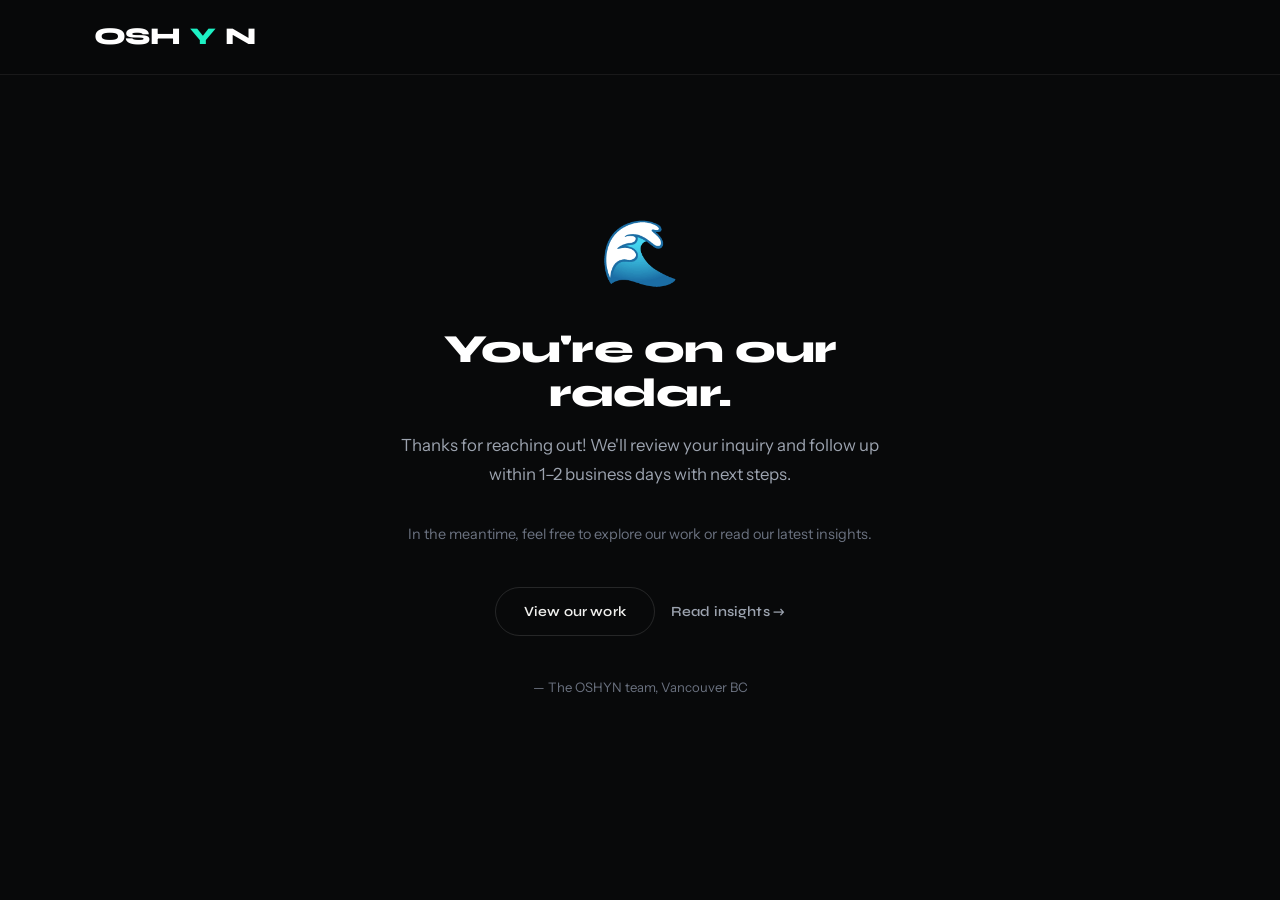
<file: oshyn-v2/pages/thankyou.html>
<!DOCTYPE html>
<html lang="en">
<head>
  <meta charset="UTF-8"><meta name="viewport" content="width=device-width, initial-scale=1.0">
  <title>Thank You | OSHYN Marketing Vancouver</title>
  <meta name="robots" content="noindex">
  <link rel="preconnect" href="https://fonts.googleapis.com">
  <link href="https://fonts.googleapis.com/css2?family=Syne:wght@400;500;600;700;800&family=Instrument+Sans:ital,wght@0,400;0,500;1,400&display=swap" rel="stylesheet">
  <link rel="stylesheet" href="../css/style.css">
</head>
<body>
<nav id="navbar" class="scrolled">
  <div class="nav-inner">
    <a href="../index.html" class="nav-logo">OSH<span class="nav-logo-dot">Y</span>N</a>
  </div>
</nav>
<div style="min-height:100vh; display:flex; align-items:center; justify-content:center; text-align:center; padding:2rem;">
  <div style="max-width:500px;">
    <div style="font-size:4rem; margin-bottom:1.5rem;">🌊</div>
    <h1 class="text-white" style="font-size:2.5rem; margin-bottom:1rem;">You're on our radar.</h1>
    <p style="font-size:1.05rem; margin-bottom:2rem;">Thanks for reaching out! We'll review your inquiry and follow up within 1–2 business days with next steps.</p>
    <p style="color:var(--muted); margin-bottom:2.5rem; font-size:0.9rem;">In the meantime, feel free to explore our work or read our latest insights.</p>
    <div style="display:flex; gap:1rem; justify-content:center; flex-wrap:wrap;">
      <a href="work.html" class="btn btn-outline">View our work</a>
      <a href="blog.html" class="btn btn-ghost">Read insights →</a>
    </div>
    <p style="margin-top:2.5rem; font-size:0.82rem; color:var(--muted);">— The OSHYN team, Vancouver BC</p>
  </div>
</div>
<script src="../js/main.js"></script>
</body>
</html>
</file>
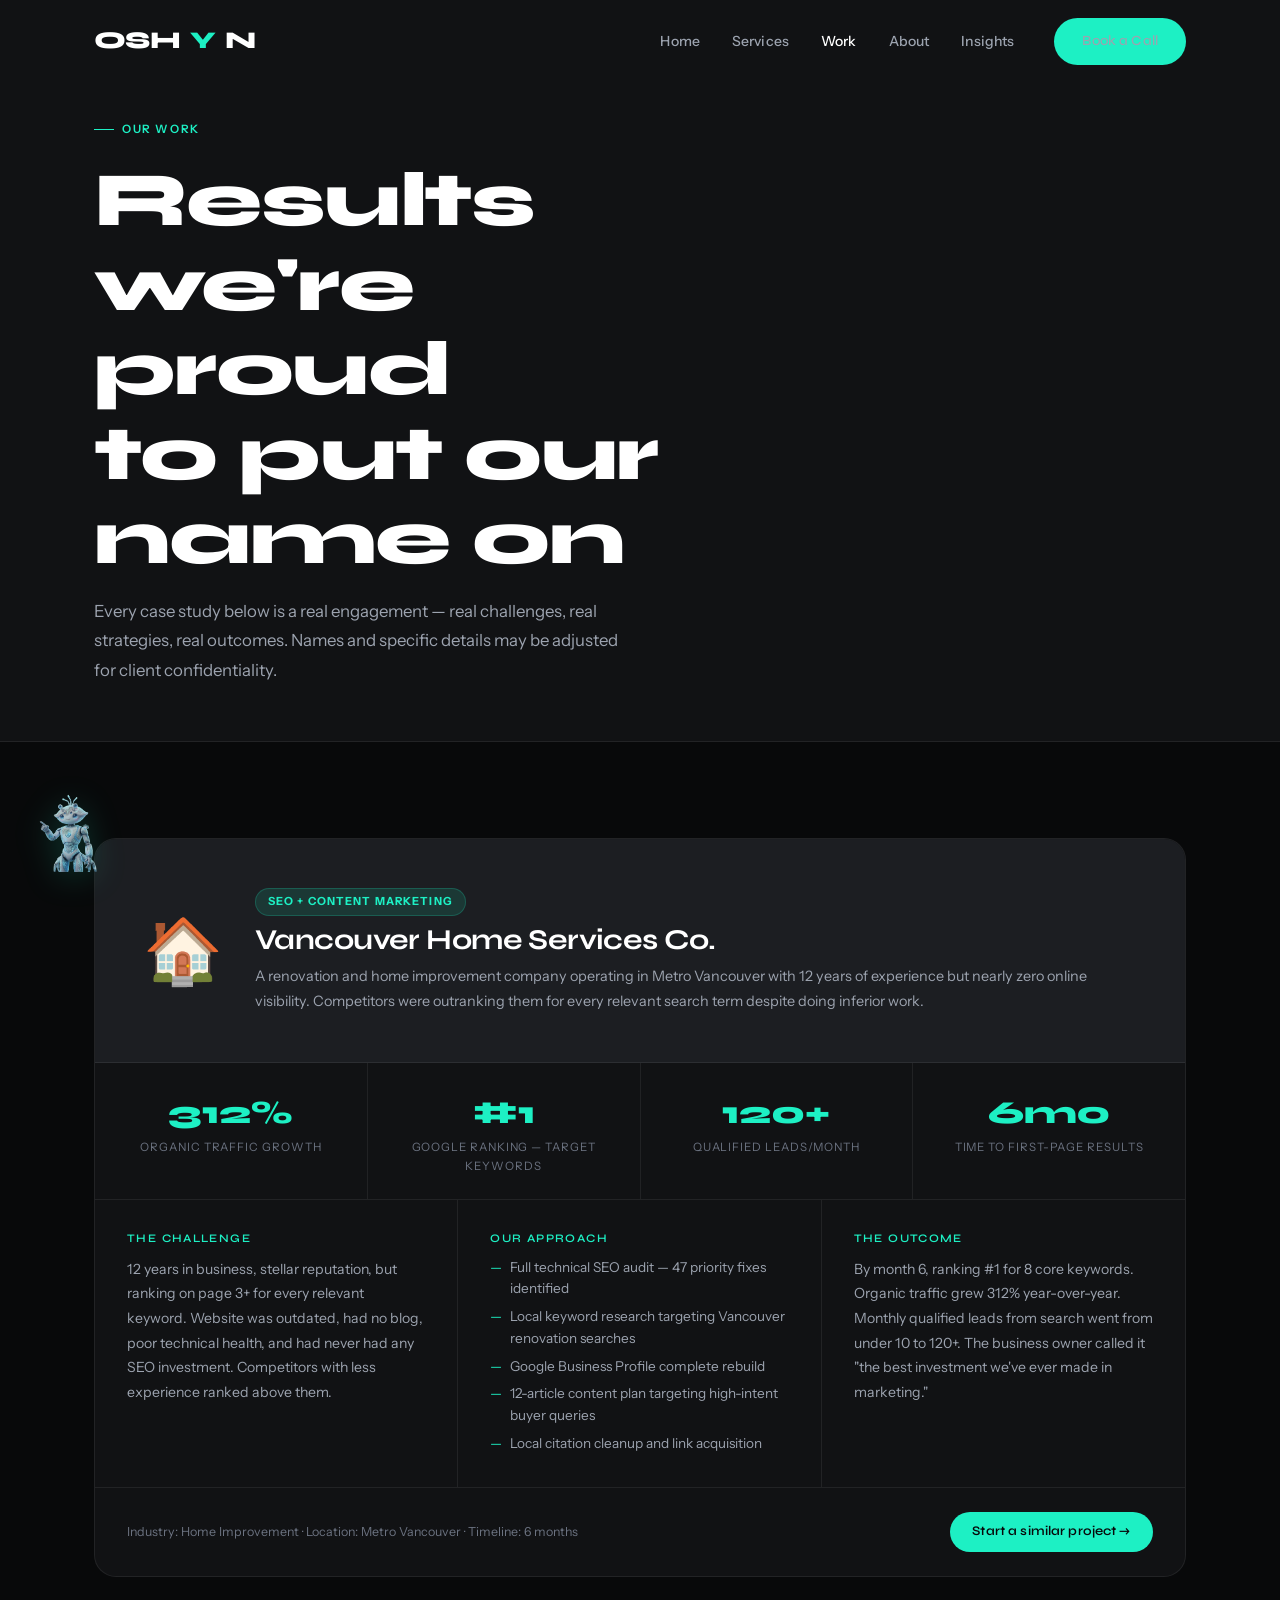
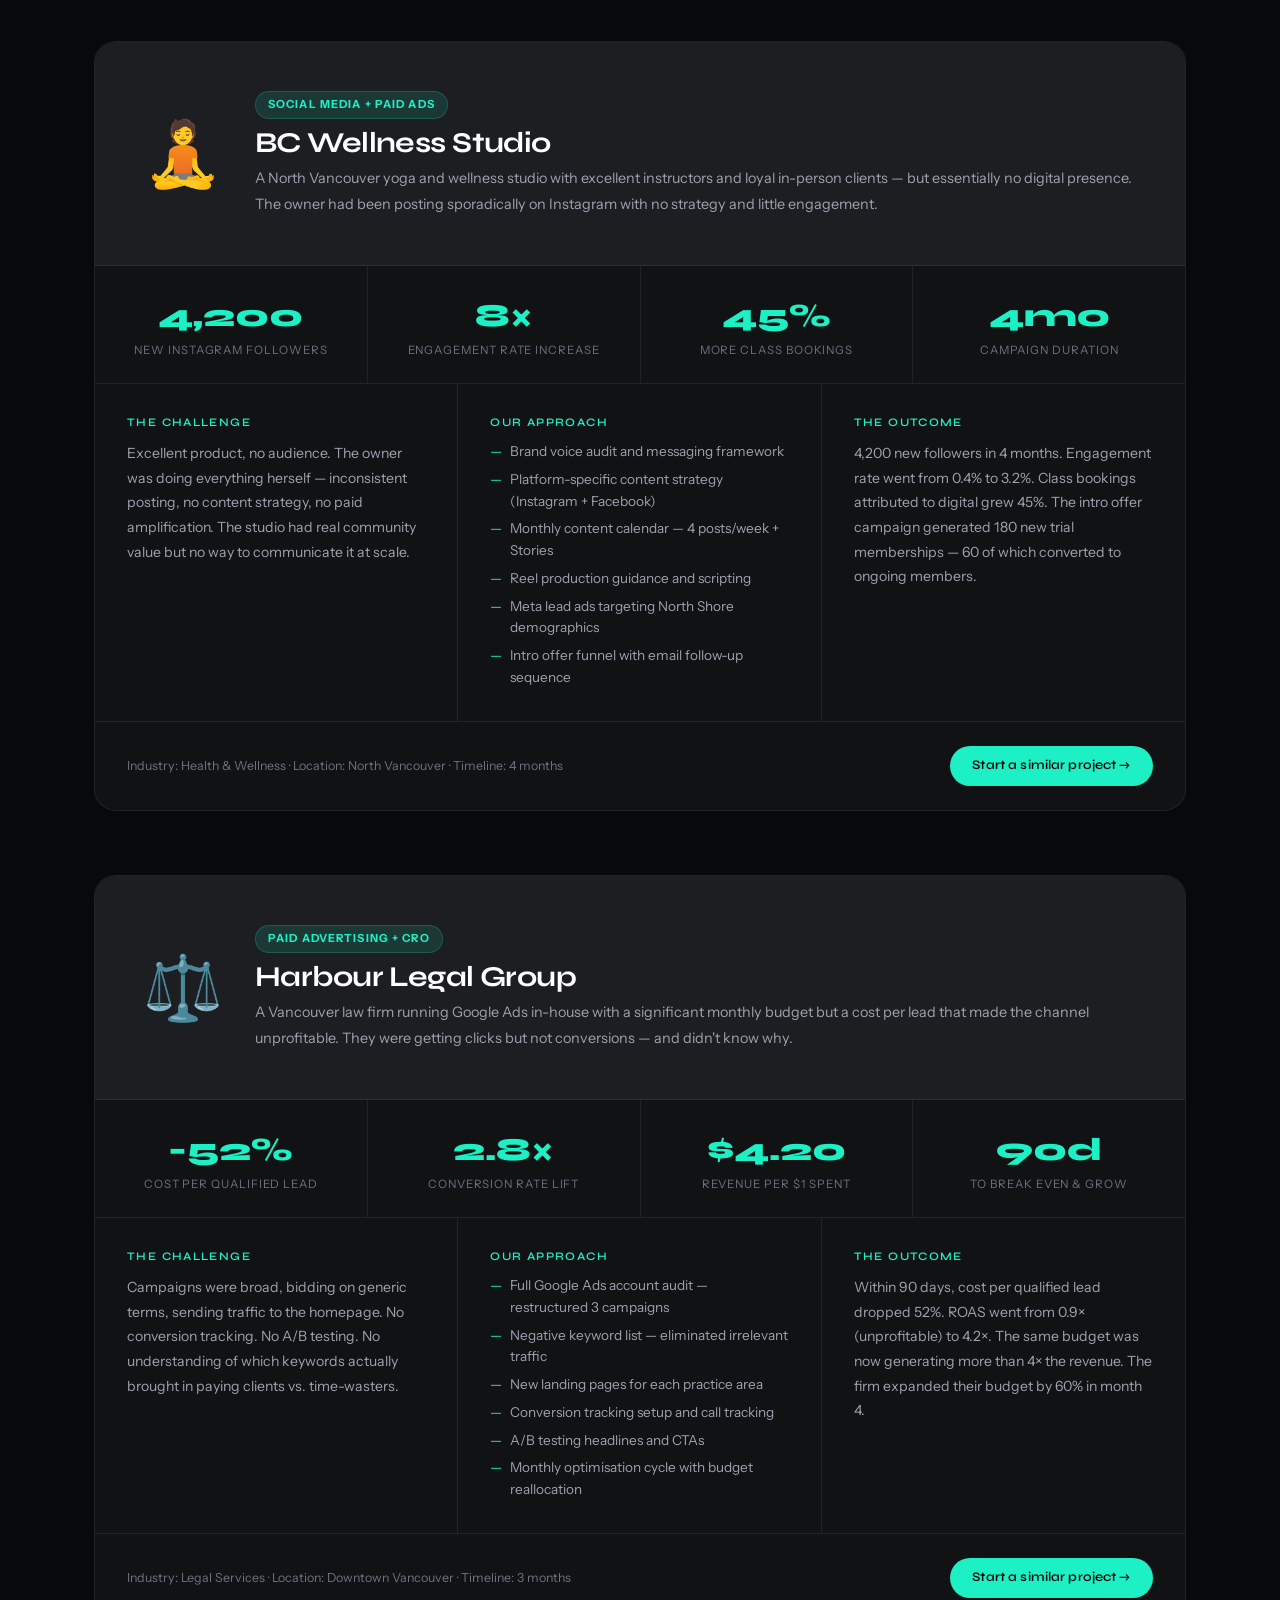
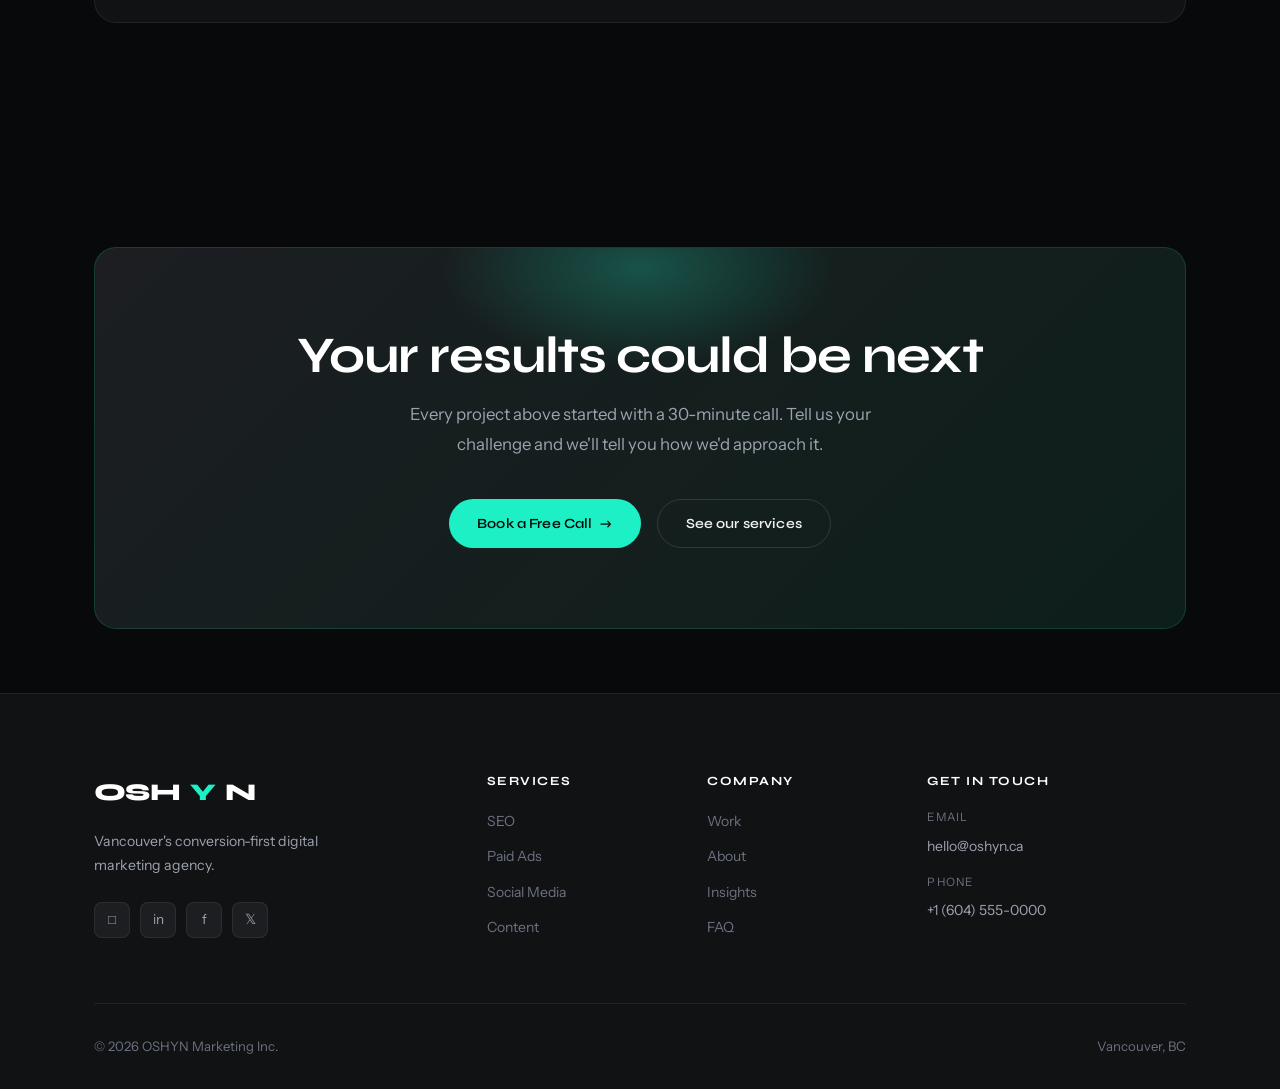
<file: oshyn-v2/pages/work.html>
<!DOCTYPE html>
<html lang="en">
<head>
  <meta charset="UTF-8"><meta name="viewport" content="width=device-width, initial-scale=1.0">
  <title>Our Work | OSHYN Marketing Vancouver — Case Studies & Results</title>
  <meta name="description" content="See real results from OSHYN's digital marketing work. Case studies for Vancouver BC businesses across SEO, paid ads, social media, and content marketing.">
  <link rel="canonical" href="https://oshyn.netlify.app/pages/work.html">
  <link rel="preconnect" href="https://fonts.googleapis.com">
  <link href="https://fonts.googleapis.com/css2?family=Syne:wght@400;500;600;700;800&family=Instrument+Sans:ital,wght@0,400;0,500;1,400&display=swap" rel="stylesheet">
  <link rel="stylesheet" href="../css/style.css">
  <style>
    .cs-full { margin-bottom: 4rem; background: var(--ink-soft); border: 1px solid var(--border); border-radius: var(--radius-lg); overflow: hidden; }
    .cs-header { background: var(--ink-mid); padding: 3rem; display: flex; gap: 2rem; align-items: center; border-bottom: 1px solid var(--border); flex-wrap:wrap; }
    .cs-emoji { font-size: 4rem; flex-shrink: 0; }
    .cs-header-text { flex: 1; }
    .cs-header-text .case-tag { margin-bottom: 0.5rem; }
    .cs-header-text h2 { color: var(--white); font-size: clamp(1.3rem,2.5vw,1.8rem); margin-bottom: 0.5rem; }
    .cs-header-text p { font-size: 0.9rem; }
    .cs-metrics-bar { display: flex; gap: 0; border-bottom: 1px solid var(--border); }
    .cs-metric-item { flex: 1; padding: 1.5rem 2rem; border-right: 1px solid var(--border); text-align: center; }
    .cs-metric-item:last-child { border-right: none; }
    .cs-metric-item .n { font-family: var(--font-display); font-size: 2rem; font-weight: 800; color: var(--teal); }
    .cs-metric-item .l { font-size: 0.72rem; color: var(--muted); text-transform: uppercase; letter-spacing: 0.08em; }
    .cs-body { display: grid; grid-template-columns: 1fr 1fr 1fr; gap: 0; }
    .cs-section { padding: 2rem; border-right: 1px solid var(--border); }
    .cs-section:last-child { border-right: none; }
    .cs-section h4 { color: var(--teal); font-size: 0.72rem; text-transform: uppercase; letter-spacing: 0.12em; margin-bottom: 0.75rem; }
    .cs-section p { font-size: 0.88rem; }
    .cs-section ul { display:flex;flex-direction:column;gap:6px; }
    .cs-section ul li { font-size:0.85rem; color:var(--muted-lt); display:flex;gap:8px; }
    .cs-section ul li::before { content:'—'; color:var(--teal); flex-shrink:0; }
    .cs-footer { padding: 1.5rem 2rem; display:flex; justify-content:space-between; align-items:center; flex-wrap:wrap; gap:1rem; border-top: 1px solid var(--border); }
    .cs-footer .industry { font-size: 0.78rem; color: var(--muted); }
    @media(max-width:768px) { .cs-body { grid-template-columns:1fr; } .cs-section { border-right:none; border-bottom:1px solid var(--border); } .cs-metrics-bar { flex-wrap:wrap; } .cs-metric-item { min-width:50%; } }
  </style>
</head>
<body>
<nav id="navbar" class="scrolled">
  <div class="nav-inner">
    <a href="../index.html" class="nav-logo">OSH<span class="nav-logo-dot">Y</span>N</a>
    <ul class="nav-links">
      <li><a href="../index.html">Home</a></li><li><a href="services.html">Services</a></li>
      <li><a href="work.html" class="active">Work</a></li><li><a href="about.html">About</a></li>
      <li><a href="blog.html">Insights</a></li>
      <li><a href="contact.html" class="nav-cta btn btn-primary">Book a Call</a></li>
    </ul>
    <button class="nav-toggle" onclick="toggleMenu()">&#9776;</button>
  </div>
</nav>
<div class="mobile-menu" id="mobileMenu">
  <a href="../index.html">Home</a><a href="services.html">Services</a><a href="work.html">Work</a><a href="about.html">About</a><a href="faq.html">FAQ</a>
  <a href="contact.html" class="btn btn-primary">Book a Call →</a>
</div>

<div style="background:var(--ink-soft);border-bottom:1px solid var(--border);padding:7rem 0 3.5rem;">
  <div class="container">
    <span class="eyebrow">Our work</span>
    <h1 class="text-white" style="max-width:620px; margin-bottom:1rem;">Results we're proud<br>to put our name on</h1>
    <p style="max-width:540px; font-size:1.05rem;">Every case study below is a real engagement — real challenges, real strategies, real outcomes. Names and specific details may be adjusted for client confidentiality.</p>
  </div>
</div>

<section class="section">
  <div class="container">

    <!-- EDIT: Replace with real case studies -->

    <div class="cs-full reveal">
      <div class="cs-header">
        <div class="cs-emoji">🏠</div>
        <div class="cs-header-text">
          <span class="case-tag">SEO + Content Marketing</span>
          <h2>Vancouver Home Services Co.</h2>
          <p>A renovation and home improvement company operating in Metro Vancouver with 12 years of experience but nearly zero online visibility. Competitors were outranking them for every relevant search term despite doing inferior work.</p>
        </div>
      </div>
      <div class="cs-metrics-bar">
        <div class="cs-metric-item"><div class="n">312%</div><div class="l">Organic traffic growth</div></div>
        <div class="cs-metric-item"><div class="n">#1</div><div class="l">Google ranking — target keywords</div></div>
        <div class="cs-metric-item"><div class="n">120+</div><div class="l">Qualified leads/month</div></div>
        <div class="cs-metric-item"><div class="n">6mo</div><div class="l">Time to first-page results</div></div>
      </div>
      <div class="cs-body">
        <div class="cs-section">
          <h4>The challenge</h4>
          <p>12 years in business, stellar reputation, but ranking on page 3+ for every relevant keyword. Website was outdated, had no blog, poor technical health, and had never had any SEO investment. Competitors with less experience ranked above them.</p>
        </div>
        <div class="cs-section">
          <h4>Our approach</h4>
          <ul>
            <li>Full technical SEO audit — 47 priority fixes identified</li>
            <li>Local keyword research targeting Vancouver renovation searches</li>
            <li>Google Business Profile complete rebuild</li>
            <li>12-article content plan targeting high-intent buyer queries</li>
            <li>Local citation cleanup and link acquisition</li>
          </ul>
        </div>
        <div class="cs-section">
          <h4>The outcome</h4>
          <p>By month 6, ranking #1 for 8 core keywords. Organic traffic grew 312% year-over-year. Monthly qualified leads from search went from under 10 to 120+. The business owner called it "the best investment we've ever made in marketing."</p>
        </div>
      </div>
      <div class="cs-footer">
        <span class="industry">Industry: Home Improvement · Location: Metro Vancouver · Timeline: 6 months</span>
        <a href="contact.html" class="btn btn-primary" style="font-size:.82rem; padding:.6rem 1.4rem;">Start a similar project →</a>
      </div>
    </div>

    <div class="cs-full reveal">
      <div class="cs-header">
        <div class="cs-emoji">🧘</div>
        <div class="cs-header-text">
          <span class="case-tag">Social Media + Paid Ads</span>
          <h2>BC Wellness Studio</h2>
          <p>A North Vancouver yoga and wellness studio with excellent instructors and loyal in-person clients — but essentially no digital presence. The owner had been posting sporadically on Instagram with no strategy and little engagement.</p>
        </div>
      </div>
      <div class="cs-metrics-bar">
        <div class="cs-metric-item"><div class="n">4,200</div><div class="l">New Instagram followers</div></div>
        <div class="cs-metric-item"><div class="n">8×</div><div class="l">Engagement rate increase</div></div>
        <div class="cs-metric-item"><div class="n">45%</div><div class="l">More class bookings</div></div>
        <div class="cs-metric-item"><div class="n">4mo</div><div class="l">Campaign duration</div></div>
      </div>
      <div class="cs-body">
        <div class="cs-section">
          <h4>The challenge</h4>
          <p>Excellent product, no audience. The owner was doing everything herself — inconsistent posting, no content strategy, no paid amplification. The studio had real community value but no way to communicate it at scale.</p>
        </div>
        <div class="cs-section">
          <h4>Our approach</h4>
          <ul>
            <li>Brand voice audit and messaging framework</li>
            <li>Platform-specific content strategy (Instagram + Facebook)</li>
            <li>Monthly content calendar — 4 posts/week + Stories</li>
            <li>Reel production guidance and scripting</li>
            <li>Meta lead ads targeting North Shore demographics</li>
            <li>Intro offer funnel with email follow-up sequence</li>
          </ul>
        </div>
        <div class="cs-section">
          <h4>The outcome</h4>
          <p>4,200 new followers in 4 months. Engagement rate went from 0.4% to 3.2%. Class bookings attributed to digital grew 45%. The intro offer campaign generated 180 new trial memberships — 60 of which converted to ongoing members.</p>
        </div>
      </div>
      <div class="cs-footer">
        <span class="industry">Industry: Health & Wellness · Location: North Vancouver · Timeline: 4 months</span>
        <a href="contact.html" class="btn btn-primary" style="font-size:.82rem; padding:.6rem 1.4rem;">Start a similar project →</a>
      </div>
    </div>

    <div class="cs-full reveal">
      <div class="cs-header">
        <div class="cs-emoji">⚖️</div>
        <div class="cs-header-text">
          <span class="case-tag">Paid Advertising + CRO</span>
          <h2>Harbour Legal Group</h2>
          <p>A Vancouver law firm running Google Ads in-house with a significant monthly budget but a cost per lead that made the channel unprofitable. They were getting clicks but not conversions — and didn't know why.</p>
        </div>
      </div>
      <div class="cs-metrics-bar">
        <div class="cs-metric-item"><div class="n">-52%</div><div class="l">Cost per qualified lead</div></div>
        <div class="cs-metric-item"><div class="n">2.8×</div><div class="l">Conversion rate lift</div></div>
        <div class="cs-metric-item"><div class="n">$4.20</div><div class="l">Revenue per $1 spent</div></div>
        <div class="cs-metric-item"><div class="n">90d</div><div class="l">To break even & grow</div></div>
      </div>
      <div class="cs-body">
        <div class="cs-section">
          <h4>The challenge</h4>
          <p>Campaigns were broad, bidding on generic terms, sending traffic to the homepage. No conversion tracking. No A/B testing. No understanding of which keywords actually brought in paying clients vs. time-wasters.</p>
        </div>
        <div class="cs-section">
          <h4>Our approach</h4>
          <ul>
            <li>Full Google Ads account audit — restructured 3 campaigns</li>
            <li>Negative keyword list — eliminated irrelevant traffic</li>
            <li>New landing pages for each practice area</li>
            <li>Conversion tracking setup and call tracking</li>
            <li>A/B testing headlines and CTAs</li>
            <li>Monthly optimisation cycle with budget reallocation</li>
          </ul>
        </div>
        <div class="cs-section">
          <h4>The outcome</h4>
          <p>Within 90 days, cost per qualified lead dropped 52%. ROAS went from 0.9× (unprofitable) to 4.2×. The same budget was now generating more than 4× the revenue. The firm expanded their budget by 60% in month 4.</p>
        </div>
      </div>
      <div class="cs-footer">
        <span class="industry">Industry: Legal Services · Location: Downtown Vancouver · Timeline: 3 months</span>
        <a href="contact.html" class="btn btn-primary" style="font-size:.82rem; padding:.6rem 1.4rem;">Start a similar project →</a>
      </div>
    </div>

  </div>
</section>

<section class="section-sm">
  <div class="container">
    <div class="cta-band reveal">
      <h2>Your results could be next</h2>
      <p>Every project above started with a 30-minute call. Tell us your challenge and we'll tell you how we'd approach it.</p>
      <div class="cta-band-actions">
        <a href="contact.html" class="btn btn-primary btn-arrow">Book a Free Call </a>
        <a href="services.html" class="btn btn-outline">See our services</a>
      </div>
    </div>
  </div>
</section>

<footer class="footer">
  <div class="container">
    <div class="footer-grid">
      <div class="footer-brand"><a href="../index.html" class="nav-logo">OSH<span class="nav-logo-dot">Y</span>N</a><p>Vancouver's conversion-first digital marketing agency.</p><div class="footer-social"><a href="#" class="social-btn">&#x25A1;</a><a href="#" class="social-btn">in</a><a href="#" class="social-btn">f</a><a href="#" class="social-btn">𝕏</a></div></div>
      <div class="footer-col"><h4>Services</h4><ul><li><a href="services.html#seo">SEO</a></li><li><a href="services.html#ads">Paid Ads</a></li><li><a href="services.html#social">Social Media</a></li><li><a href="services.html#content">Content</a></li></ul></div>
      <div class="footer-col"><h4>Company</h4><ul><li><a href="work.html">Work</a></li><li><a href="about.html">About</a></li><li><a href="blog.html">Insights</a></li><li><a href="faq.html">FAQ</a></li></ul></div>
      <div class="footer-col"><h4>Get in touch</h4><div class="footer-contact-item"><span class="label">Email</span><a href="mailto:hello@oshyn.ca">hello@oshyn.ca</a></div><div class="footer-contact-item"><span class="label">Phone</span><a href="tel:+16045550000">+1 (604) 555-0000</a></div></div>
    </div>
    <div class="footer-bottom"><span>&copy; 2026 OSHYN Marketing Inc.</span><span>Vancouver, BC</span></div>
  </div>
</footer>
<div class="sticky-mobile-cta"><a href="contact.html" class="btn btn-primary">Book a Free Call →</a><a href="tel:+16045550000" class="btn btn-outline">Call us</a></div>
<script src="../js/main.js"></script>
</body>
</html>
</file>
<file: oshyn-v2/css/style.css>
/* ============================================
   OSHYN — Global Stylesheet
   Dark premium agency. Edit variables below.
   ============================================ */

@import url('https://fonts.googleapis.com/css2?family=Syne:wght@400;500;600;700;800&family=Instrument+Sans:ital,wght@0,400;0,500;1,400&display=swap');

:root {
  /* — Brand colours — */
  --ink:        #08090A;
  --ink-soft:   #111214;
  --ink-mid:    #1C1E22;
  --border:     rgba(255,255,255,0.07);
  --border-md:  rgba(255,255,255,0.12);
  --teal:       #1DF0C4;
  --teal-dim:   rgba(29,240,196,0.12);
  --teal-glow:  rgba(29,240,196,0.25);
  --white:      #FFFFFF;
  --off-white:  #F0F0EE;
  --muted:      #6B7280;
  --muted-lt:   #9CA3AF;

  /* — Typography — */
  --font-display: 'Syne', sans-serif;
  --font-body:    'Instrument Sans', sans-serif;

  /* — Spacing — */
  --max:    1140px;
  --radius: 14px;
  --radius-lg: 22px;
}

*, *::before, *::after { box-sizing: border-box; margin: 0; padding: 0; }
html { scroll-behavior: smooth; font-size: 16px; }

body {
  font-family: var(--font-body);
  background: var(--ink);
  color: var(--off-white);
  -webkit-font-smoothing: antialiased;
  overflow-x: hidden;
  line-height: 1.6;
}

/* ---- BASE ---- */
h1,h2,h3,h4 { font-family: var(--font-display); line-height: 1.1; letter-spacing: -0.02em; }
h1 { font-size: clamp(2.6rem, 6vw, 5rem); font-weight: 800; }
h2 { font-size: clamp(2rem, 4vw, 3.2rem); font-weight: 700; }
h3 { font-size: clamp(1.2rem, 2.5vw, 1.5rem); font-weight: 600; }
h4 { font-size: 1rem; font-weight: 600; letter-spacing: 0.02em; }
p  { color: var(--muted-lt); line-height: 1.75; }
a  { text-decoration: none; color: inherit; }
img { display: block; max-width: 100%; }
ul { list-style: none; }

/* ---- LAYOUT ---- */
.container { max-width: var(--max); margin: 0 auto; padding: 0 1.5rem; }
.section    { padding: 6rem 0; }
.section-sm { padding: 4rem 0; }

/* ---- LABELS ---- */
.eyebrow {
  display: inline-flex; align-items: center; gap: 8px;
  font-size: 0.72rem; font-weight: 600; letter-spacing: 0.14em;
  text-transform: uppercase; color: var(--teal);
  margin-bottom: 1.25rem;
}
.eyebrow::before {
  content: ''; display: block; width: 20px; height: 1.5px;
  background: var(--teal); flex-shrink: 0;
}

/* ---- BUTTONS ---- */
.btn {
  display: inline-flex; align-items: center; gap: 8px;
  padding: 0.78rem 1.75rem; border-radius: 99px;
  font-family: var(--font-display); font-size: 0.875rem;
  font-weight: 600; letter-spacing: 0.01em;
  transition: all 0.22s ease; cursor: pointer; border: none;
  white-space: nowrap;
}
.btn-primary {
  background: var(--teal); color: var(--ink);
}
.btn-primary:hover {
  background: #fff; transform: translateY(-2px);
  box-shadow: 0 8px 30px var(--teal-glow);
}
.btn-outline {
  background: transparent; color: var(--off-white);
  border: 1.5px solid var(--border-md);
}
.btn-outline:hover {
  border-color: var(--teal); color: var(--teal);
  transform: translateY(-2px);
}
.btn-ghost {
  background: transparent; color: var(--muted-lt);
  padding-left: 0; padding-right: 0;
}
.btn-ghost:hover { color: var(--teal); }
.btn-arrow::after { content: '→'; }

/* ---- NAVBAR ---- */
#navbar {
  position: fixed; top: 0; left: 0; right: 0; z-index: 1000;
  padding: 1.1rem 0;
  transition: background 0.3s, border-color 0.3s, backdrop-filter 0.3s;
  border-bottom: 1px solid transparent;
}
#navbar.scrolled {
  background: rgba(8,9,10,0.92);
  backdrop-filter: blur(16px);
  border-bottom-color: var(--border);
}
.nav-inner {
  display: flex; align-items: center; gap: 2rem;
  max-width: var(--max); margin: 0 auto; padding: 0 1.5rem;
}
.nav-logo {
  font-family: var(--font-display); font-size: 1.5rem;
  font-weight: 800; color: var(--white); letter-spacing: -0.03em;
  display: flex; align-items: center; gap: 10px; flex-shrink: 0;
}
.nav-logo-dot { color: var(--teal); }
.nav-links {
  display: flex; align-items: center; gap: 2rem;
  margin-left: auto;
}
.nav-links a {
  font-size: 0.875rem; font-weight: 500; color: var(--muted-lt);
  transition: color 0.2s; letter-spacing: 0.01em;
}
.nav-links a:hover, .nav-links a.active { color: var(--white); }
.nav-cta { margin-left: 0.5rem; }
.nav-toggle {
  display: none; background: none; border: 1.5px solid var(--border-md);
  color: var(--white); border-radius: 8px; padding: 6px 10px;
  cursor: pointer; margin-left: auto; font-size: 1.1rem;
}
.mobile-menu {
  display: none; flex-direction: column; gap: 0;
  background: var(--ink-soft); border-bottom: 1px solid var(--border);
  position: fixed; top: 65px; left: 0; right: 0; z-index: 999;
}
.mobile-menu.open { display: flex; }
.mobile-menu a {
  padding: 1rem 1.5rem; font-size: 1rem; color: var(--muted-lt);
  border-bottom: 1px solid var(--border); transition: color 0.2s;
}
.mobile-menu a:hover { color: var(--teal); }
.mobile-menu .btn { margin: 1rem 1.5rem; }

/* ---- HERO ---- */
.hero {
  min-height: 100vh; display: flex; align-items: center;
  position: relative; overflow: hidden; padding-top: 5rem;
  background: var(--ink);
}
.hero-grid-bg {
  position: absolute; inset: 0; z-index: 0;
  background-image:
    linear-gradient(var(--border) 1px, transparent 1px),
    linear-gradient(90deg, var(--border) 1px, transparent 1px);
  background-size: 60px 60px;
  mask-image: radial-gradient(ellipse 80% 70% at 50% 50%, black 40%, transparent 100%);
}
.hero-glow {
  position: absolute; top: -10%; right: -5%; width: 600px; height: 600px;
  border-radius: 50%;
  background: radial-gradient(circle, var(--teal-glow) 0%, transparent 70%);
  z-index: 0; pointer-events: none;
}
.hero-glow-2 {
  position: absolute; bottom: 10%; left: -10%; width: 400px; height: 400px;
  border-radius: 50%;
  background: radial-gradient(circle, rgba(29,240,196,0.06) 0%, transparent 70%);
  z-index: 0; pointer-events: none;
}
.hero-inner {
  position: relative; z-index: 2;
  display: grid; grid-template-columns: 1fr 440px;
  gap: 4rem; align-items: center;
  width: 100%; max-width: var(--max); margin: 0 auto; padding: 0 1.5rem;
}
.hero-badge {
  display: inline-flex; align-items: center; gap: 8px;
  background: var(--teal-dim); border: 1px solid rgba(29,240,196,0.2);
  border-radius: 99px; padding: 6px 14px;
  font-size: 0.78rem; font-weight: 600; color: var(--teal);
  letter-spacing: 0.06em; text-transform: uppercase;
  margin-bottom: 1.5rem;
}
.hero-badge-dot {
  width: 6px; height: 6px; border-radius: 50%;
  background: var(--teal); animation: pulse 2s infinite;
}
@keyframes pulse {
  0%,100% { opacity: 1; transform: scale(1); }
  50% { opacity: 0.5; transform: scale(1.4); }
}
.hero-title { color: var(--white); margin-bottom: 1.5rem; }
.hero-title em { font-style: normal; color: var(--teal); }
.hero-sub {
  font-size: 1.1rem; color: var(--muted-lt); max-width: 520px;
  margin-bottom: 2.5rem; line-height: 1.8;
}
.hero-actions { display: flex; align-items: center; gap: 1rem; flex-wrap: wrap; }
.hero-proof {
  display: flex; align-items: center; gap: 1rem;
  margin-top: 2.5rem; padding-top: 2.5rem;
  border-top: 1px solid var(--border);
}
.hero-proof-stat { text-align: left; }
.hero-proof-stat .n {
  font-family: var(--font-display); font-size: 1.5rem;
  font-weight: 800; color: var(--white);
}
.hero-proof-stat .l { font-size: 0.78rem; color: var(--muted); }
.hero-proof-divider { width: 1px; height: 36px; background: var(--border); }

/* Hero mascot */
.hero-mascot-col {
  display: flex; flex-direction: column; align-items: center;
  position: relative;
}
.hero-mascot-aura {
  position: absolute; width: 340px; height: 340px; border-radius: 50%;
  background: radial-gradient(circle, var(--teal-dim) 0%, transparent 70%);
  pointer-events: none;
}
.hero-mascot-bubble {
  background: var(--ink-mid); border: 1px solid var(--border-md);
  border-radius: 16px 16px 4px 16px;
  padding: 12px 18px; font-size: 0.9rem; color: var(--off-white);
  font-weight: 500; max-width: 260px; text-align: center;
  line-height: 1.5; margin-bottom: 16px;
  box-shadow: 0 8px 32px rgba(0,0,0,0.4);
  opacity: 0; transform: translateY(6px);
  transition: opacity 0.4s, transform 0.4s;
}
.hero-mascot-bubble.show { opacity: 1; transform: translateY(0); }
.hero-mascot-img {
  width: 340px; height: auto;
  filter: drop-shadow(0 20px 60px rgba(29,240,196,0.2));
  animation: heroFloat 5s ease-in-out infinite;
  transform-style: preserve-3d; transform-origin: center bottom;
  transition: transform 0.15s ease-out; cursor: pointer;
  position: relative; z-index: 1;
}
@keyframes heroFloat {
  0%,100% { transform: translateY(0) rotate(0deg); }
  40%      { transform: translateY(-16px) rotate(0.8deg); }
  70%      { transform: translateY(-6px) rotate(-0.4deg); }
}

/* ---- CLIENTS TICKER ---- */
.clients-bar {
  padding: 2rem 0;
  border-top: 1px solid var(--border);
  border-bottom: 1px solid var(--border);
  overflow: hidden;
}
.clients-label {
  text-align: center; font-size: 0.72rem; font-weight: 600;
  letter-spacing: 0.14em; text-transform: uppercase; color: var(--muted);
  margin-bottom: 1.5rem;
}
.clients-track {
  display: flex; gap: 3rem; animation: ticker 20s linear infinite;
  width: max-content;
}
.clients-track:hover { animation-play-state: paused; }
.client-pill {
  display: flex; align-items: center; gap: 8px; white-space: nowrap;
  font-family: var(--font-display); font-size: 0.9rem; font-weight: 700;
  color: var(--muted); letter-spacing: 0.04em; text-transform: uppercase;
  padding: 8px 20px; border: 1px solid var(--border);
  border-radius: 99px; transition: color 0.2s, border-color 0.2s;
}
.client-pill:hover { color: var(--teal); border-color: rgba(29,240,196,0.3); }
@keyframes ticker {
  0%   { transform: translateX(0); }
  100% { transform: translateX(-50%); }
}

/* ---- SECTION HEADERS ---- */
.section-header { max-width: 680px; margin-bottom: 4rem; }
.section-header h2 { color: var(--white); margin-bottom: 1rem; }
.section-header p { font-size: 1.05rem; }
.section-header.center { margin: 0 auto 4rem; text-align: center; }
.section-header.center .eyebrow { justify-content: center; }

/* ---- SERVICES ---- */
.services-grid {
  display: grid; grid-template-columns: repeat(3, 1fr); gap: 1.5px;
  background: var(--border); border-radius: var(--radius-lg); overflow: hidden;
  border: 1.5px solid var(--border);
}
.service-card {
  background: var(--ink-soft); padding: 2.5rem;
  transition: background 0.25s; position: relative; overflow: hidden;
}
.service-card::before {
  content: ''; position: absolute; inset: 0;
  background: linear-gradient(135deg, var(--teal-dim) 0%, transparent 60%);
  opacity: 0; transition: opacity 0.3s;
}
.service-card:hover { background: var(--ink-mid); }
.service-card:hover::before { opacity: 1; }
.service-num {
  font-family: var(--font-display); font-size: 0.7rem; font-weight: 700;
  color: var(--teal); letter-spacing: 0.12em; margin-bottom: 1.5rem;
  display: block;
}
.service-icon {
  width: 46px; height: 46px; border-radius: 12px;
  background: var(--teal-dim); border: 1px solid rgba(29,240,196,0.2);
  display: flex; align-items: center; justify-content: center;
  font-size: 1.2rem; margin-bottom: 1.5rem;
}
.service-card h3 { color: var(--white); margin-bottom: 0.75rem; font-size: 1.2rem; }
.service-card p { font-size: 0.9rem; margin-bottom: 1.5rem; }
.service-deliverables {
  display: flex; flex-direction: column; gap: 6px; margin-bottom: 1.5rem;
}
.service-deliverables li {
  font-size: 0.82rem; color: var(--muted-lt); display: flex; gap: 8px; align-items: flex-start;
}
.service-deliverables li::before { content: '—'; color: var(--teal); flex-shrink: 0; }
.service-link {
  font-size: 0.82rem; font-weight: 600; color: var(--teal);
  display: flex; align-items: center; gap: 6px;
  transition: gap 0.2s;
}
.service-link:hover { gap: 10px; }

/* ---- PROCESS ---- */
.process-steps {
  display: grid; grid-template-columns: repeat(4, 1fr); gap: 0;
  position: relative;
}
.process-steps::before {
  content: ''; position: absolute; top: 28px; left: 10%; right: 10%;
  height: 1px; background: linear-gradient(90deg, transparent, var(--teal), transparent);
  z-index: 0;
}
.process-step { text-align: center; padding: 0 1.5rem; position: relative; z-index: 1; }
.process-step-num {
  width: 56px; height: 56px; border-radius: 50%;
  background: var(--ink-mid); border: 1.5px solid var(--teal);
  display: flex; align-items: center; justify-content: center;
  font-family: var(--font-display); font-size: 1rem; font-weight: 800;
  color: var(--teal); margin: 0 auto 1.5rem;
}
.process-step h4 { color: var(--white); margin-bottom: 0.5rem; font-size: 0.95rem; }
.process-step p { font-size: 0.85rem; }

/* ---- CASE STUDIES ---- */
.case-grid {
  display: grid; grid-template-columns: repeat(2, 1fr); gap: 1.5rem;
}
.case-card {
  background: var(--ink-soft); border: 1px solid var(--border);
  border-radius: var(--radius-lg); overflow: hidden;
  transition: border-color 0.25s, transform 0.25s;
}
.case-card:hover { border-color: var(--border-md); transform: translateY(-4px); }
.case-card-thumb {
  height: 220px; background: var(--ink-mid);
  display: flex; align-items: center; justify-content: center;
  font-size: 3.5rem; position: relative; overflow: hidden;
}
.case-card-thumb::after {
  content: ''; position: absolute; inset: 0;
  background: linear-gradient(to bottom, transparent 50%, var(--ink-soft));
}
.case-tag {
  display: inline-block; font-size: 0.7rem; font-weight: 700;
  letter-spacing: 0.1em; text-transform: uppercase;
  background: var(--teal-dim); color: var(--teal);
  border: 1px solid rgba(29,240,196,0.2);
  border-radius: 99px; padding: 4px 12px; margin-bottom: 1rem;
}
.case-card-body { padding: 1.75rem; }
.case-card-body h3 { color: var(--white); margin-bottom: 0.5rem; font-size: 1.1rem; }
.case-card-body p { font-size: 0.88rem; margin-bottom: 1.25rem; }
.case-metrics {
  display: flex; gap: 1.5rem; padding: 1rem 0;
  border-top: 1px solid var(--border); margin-bottom: 1.25rem;
}
.case-metric .n {
  font-family: var(--font-display); font-size: 1.4rem;
  font-weight: 800; color: var(--teal);
}
.case-metric .l { font-size: 0.72rem; color: var(--muted); }

/* ---- TESTIMONIALS ---- */
.testimonials-grid {
  display: grid; grid-template-columns: repeat(3, 1fr); gap: 1.5rem;
}
.testi-card {
  background: var(--ink-soft); border: 1px solid var(--border);
  border-radius: var(--radius-lg); padding: 2rem;
  transition: border-color 0.25s;
}
.testi-card:hover { border-color: var(--border-md); }
.testi-stars { color: var(--teal); font-size: 0.8rem; margin-bottom: 1rem; letter-spacing: 3px; }
.testi-quote { font-size: 0.95rem; color: var(--off-white); line-height: 1.7; margin-bottom: 1.5rem; font-style: italic; }
.testi-author { display: flex; align-items: center; gap: 12px; }
.testi-avatar {
  width: 40px; height: 40px; border-radius: 50%;
  background: var(--teal-dim); border: 1px solid rgba(29,240,196,0.2);
  display: flex; align-items: center; justify-content: center;
  font-family: var(--font-display); font-size: 0.8rem;
  font-weight: 700; color: var(--teal);
}
.testi-name { font-weight: 600; font-size: 0.88rem; color: var(--white); }
.testi-role { font-size: 0.78rem; color: var(--muted); }

/* ---- WHY US ---- */
.why-grid {
  display: grid; grid-template-columns: repeat(2, 1fr); gap: 1.5px;
  background: var(--border); border-radius: var(--radius-lg); overflow: hidden;
  border: 1.5px solid var(--border);
}
.why-item {
  background: var(--ink-soft); padding: 2.25rem;
  display: flex; gap: 1.25rem; transition: background 0.25s;
}
.why-item:hover { background: var(--ink-mid); }
.why-icon {
  width: 44px; height: 44px; border-radius: 10px;
  background: var(--teal-dim); border: 1px solid rgba(29,240,196,0.2);
  display: flex; align-items: center; justify-content: center;
  font-size: 1.1rem; flex-shrink: 0;
}
.why-text h4 { color: var(--white); margin-bottom: 0.4rem; font-size: 0.95rem; }
.why-text p { font-size: 0.88rem; }

/* ---- FAQ ---- */
.faq-list { display: flex; flex-direction: column; gap: 1px; }
.faq-item {
  background: var(--ink-soft); border: 1px solid var(--border);
  border-radius: var(--radius); overflow: hidden;
}
.faq-question {
  width: 100%; display: flex; align-items: center; justify-content: space-between;
  padding: 1.25rem 1.5rem; background: none; border: none; cursor: pointer;
  font-family: var(--font-body); font-size: 0.95rem; font-weight: 500;
  color: var(--off-white); text-align: left; gap: 1rem;
  transition: color 0.2s;
}
.faq-question:hover { color: var(--teal); }
.faq-icon { font-size: 1.2rem; color: var(--teal); flex-shrink: 0; transition: transform 0.3s; }
.faq-item.open .faq-icon { transform: rotate(45deg); }
.faq-answer {
  max-height: 0; overflow: hidden;
  transition: max-height 0.4s ease, padding 0.3s;
  padding: 0 1.5rem;
}
.faq-item.open .faq-answer { max-height: 300px; padding: 0 1.5rem 1.25rem; }
.faq-answer p { font-size: 0.9rem; }

/* ---- CTA BAND ---- */
.cta-band {
  background: linear-gradient(135deg, var(--ink-mid) 0%, #0D1F1A 100%);
  border: 1px solid rgba(29,240,196,0.15);
  border-radius: var(--radius-lg); padding: 5rem;
  text-align: center; position: relative; overflow: hidden;
}
.cta-band::before {
  content: ''; position: absolute; top: -80px; left: 50%; transform: translateX(-50%);
  width: 400px; height: 200px;
  background: radial-gradient(ellipse, var(--teal-glow) 0%, transparent 70%);
  pointer-events: none;
}
.cta-band h2 { color: var(--white); margin-bottom: 1rem; position: relative; }
.cta-band p { font-size: 1.05rem; max-width: 520px; margin: 0 auto 2.5rem; position: relative; }
.cta-band-actions { display: flex; justify-content: center; gap: 1rem; flex-wrap: wrap; position: relative; }

/* ---- FORM ---- */
.form-wrap {
  background: var(--ink-soft); border: 1px solid var(--border);
  border-radius: var(--radius-lg); padding: 3rem;
}
.form-row { display: grid; grid-template-columns: 1fr 1fr; gap: 1rem; }
.form-group { display: flex; flex-direction: column; gap: 6px; margin-bottom: 1rem; }
.form-group label {
  font-size: 0.82rem; font-weight: 600; color: var(--muted-lt);
  letter-spacing: 0.04em;
}
.form-group label span { color: var(--teal); }
.form-group input, .form-group select, .form-group textarea {
  background: var(--ink-mid); border: 1px solid var(--border);
  border-radius: 10px; padding: 0.85rem 1rem;
  font-family: var(--font-body); font-size: 0.9rem; color: var(--off-white);
  transition: border-color 0.2s, box-shadow 0.2s; width: 100%;
}
.form-group input:focus, .form-group select:focus, .form-group textarea:focus {
  outline: none; border-color: var(--teal);
  box-shadow: 0 0 0 3px var(--teal-dim);
}
.form-group input::placeholder, .form-group textarea::placeholder { color: var(--muted); }
.form-group textarea { min-height: 120px; resize: vertical; }
.form-group select option { background: var(--ink-mid); }
.form-group.error input, .form-group.error select, .form-group.error textarea { border-color: #f87171; }
.form-error-msg { font-size: 0.78rem; color: #f87171; margin-top: 4px; display: none; }
.form-group.error .form-error-msg { display: block; }
.form-submit { width: 100%; padding: 1rem; font-size: 1rem; border-radius: 10px; }
.form-success {
  display: none; text-align: center; padding: 3rem 2rem;
}
.form-success .big-icon { font-size: 3rem; margin-bottom: 1rem; }
.form-success h3 { color: var(--white); margin-bottom: 0.75rem; }
.form-success p { max-width: 380px; margin: 0 auto; }

/* ---- FOOTER ---- */
.footer {
  background: var(--ink-soft); border-top: 1px solid var(--border);
  padding: 5rem 0 2rem;
}
.footer-grid {
  display: grid; grid-template-columns: 2fr 1fr 1fr 1.5fr;
  gap: 3rem; margin-bottom: 4rem;
}
.footer-brand .nav-logo { margin-bottom: 1rem; }
.footer-brand p { font-size: 0.88rem; max-width: 260px; margin-bottom: 1.5rem; }
.footer-social { display: flex; gap: 10px; }
.social-btn {
  width: 36px; height: 36px; border-radius: 8px;
  background: var(--ink-mid); border: 1px solid var(--border);
  display: flex; align-items: center; justify-content: center;
  font-size: 0.85rem; color: var(--muted-lt);
  transition: all 0.2s;
}
.social-btn:hover { background: var(--teal-dim); color: var(--teal); border-color: rgba(29,240,196,0.3); }
.footer-col h4 {
  font-size: 0.78rem; font-weight: 700; letter-spacing: 0.12em;
  text-transform: uppercase; color: var(--white); margin-bottom: 1.25rem;
}
.footer-col ul { display: flex; flex-direction: column; gap: 0.6rem; }
.footer-col ul li a {
  font-size: 0.875rem; color: var(--muted);
  transition: color 0.2s;
}
.footer-col ul li a:hover { color: var(--teal); }
.footer-contact-item {
  display: flex; flex-direction: column; gap: 0.5rem; margin-bottom: 1rem;
}
.footer-contact-item .label { font-size: 0.72rem; color: var(--muted); text-transform: uppercase; letter-spacing: 0.1em; }
.footer-contact-item a { font-size: 0.875rem; color: var(--muted-lt); transition: color 0.2s; }
.footer-contact-item a:hover { color: var(--teal); }
.footer-bottom {
  display: flex; align-items: center; justify-content: space-between;
  padding-top: 2rem; border-top: 1px solid var(--border);
  font-size: 0.82rem; color: var(--muted);
}

/* ---- OSHYN FLOATING MASCOT ---- */
#oshyn-float {
  position: fixed; bottom: 1.75rem; left: 1.75rem;
  z-index: 9000; display: flex; flex-direction: column;
  align-items: flex-start; gap: 8px; pointer-events: none;
}
.oshyn-float-bubble {
  background: var(--ink-mid); border: 1px solid var(--border-md);
  border-radius: 14px 14px 14px 3px; padding: 10px 14px;
  font-family: var(--font-body); font-size: 0.82rem; color: var(--off-white);
  max-width: 200px; line-height: 1.5;
  box-shadow: 0 8px 30px rgba(0,0,0,0.5);
  opacity: 0; transform: translateY(8px) scale(0.95);
  transition: opacity 0.3s, transform 0.3s; pointer-events: none;
}
.oshyn-float-bubble.show { opacity: 1; transform: translateY(0) scale(1); }
.oshyn-float-img-wrap {
  width: 80px; height: 80px; pointer-events: all; cursor: pointer;
  opacity: 0; transform: translateY(16px);
  transition: opacity 0.5s, transform 0.5s;
  perspective: 500px;
}
.oshyn-float-img-wrap.visible { opacity: 1; transform: translateY(0); }
.oshyn-float-head { width: 100%; height: 100%; transition: transform 0.12s ease-out; transform-style: preserve-3d; }
.oshyn-float-img {
  width: 80px; height: 80px; object-fit: contain;
  filter: drop-shadow(0 4px 16px rgba(29,240,196,0.2));
  animation: floatBob 3.5s ease-in-out infinite;
}
@keyframes floatBob { 0%,100%{transform:translateY(0)} 50%{transform:translateY(-7px)} }
.oshyn-float-img-wrap:hover .oshyn-float-img { filter: drop-shadow(0 6px 24px rgba(29,240,196,0.45)); }
@keyframes oshWiggle { 0%,100%{transform:rotate(0)} 25%{transform:rotate(-5deg)} 75%{transform:rotate(5deg)} }
.oshyn-float-img-wrap.wiggle .oshyn-float-head { animation: oshWiggle 0.5s ease; }

/* ---- STICKY MOBILE CTA ---- */
.sticky-mobile-cta {
  display: none; position: fixed; bottom: 0; left: 0; right: 0; z-index: 500;
  background: var(--ink-soft); border-top: 1px solid var(--border);
  padding: 1rem 1.5rem; gap: 0.75rem;
}
@media (max-width: 768px) {
  .sticky-mobile-cta { display: flex; }
  .sticky-mobile-cta .btn { flex: 1; justify-content: center; }
}

/* ---- UTILS ---- */
.text-teal { color: var(--teal); }
.text-white { color: var(--white); }
.text-muted { color: var(--muted); }
.mt-1 { margin-top: 0.5rem; }
.mt-2 { margin-top: 1rem; }
.mt-3 { margin-top: 1.5rem; }
.mb-2 { margin-bottom: 1rem; }
.flex { display: flex; }
.flex-center { display: flex; align-items: center; justify-content: center; }
.gap-1 { gap: 0.5rem; }
.gap-2 { gap: 1rem; }

/* ---- REVEAL ANIMATIONS ---- */
.reveal { opacity: 0; transform: translateY(28px); transition: opacity 0.6s ease, transform 0.6s ease; }
.reveal.visible { opacity: 1; transform: translateY(0); }
.reveal-delay-1 { transition-delay: 0.1s; }
.reveal-delay-2 { transition-delay: 0.2s; }
.reveal-delay-3 { transition-delay: 0.3s; }
.reveal-delay-4 { transition-delay: 0.4s; }

/* ---- RESPONSIVE ---- */
@media (max-width: 1024px) {
  .services-grid { grid-template-columns: repeat(2, 1fr); }
  .process-steps { grid-template-columns: repeat(2, 1fr); gap: 2rem; }
  .process-steps::before { display: none; }
  .testimonials-grid { grid-template-columns: repeat(2, 1fr); }
  .footer-grid { grid-template-columns: 1fr 1fr; }
  .footer-brand { grid-column: 1 / -1; }
  .hero-inner { grid-template-columns: 1fr; }
  .hero-mascot-col { display: none; }
}
@media (max-width: 768px) {
  .section { padding: 4rem 0; }
  h1 { font-size: 2.4rem; }
  h2 { font-size: 1.8rem; }
  .nav-links { display: none; }
  .nav-toggle { display: flex; align-items: center; }
  .services-grid { grid-template-columns: 1fr; }
  .case-grid { grid-template-columns: 1fr; }
  .testimonials-grid { grid-template-columns: 1fr; }
  .why-grid { grid-template-columns: 1fr; }
  .cta-band { padding: 3rem 1.5rem; }
  .form-row { grid-template-columns: 1fr; }
  .footer-grid { grid-template-columns: 1fr; gap: 2rem; }
  .footer-bottom { flex-direction: column; gap: 0.5rem; text-align: center; }
  .process-steps { grid-template-columns: 1fr; }
  .hero-proof { flex-wrap: wrap; gap: 1.5rem; }
  body { padding-bottom: 72px; }
}
</file>
